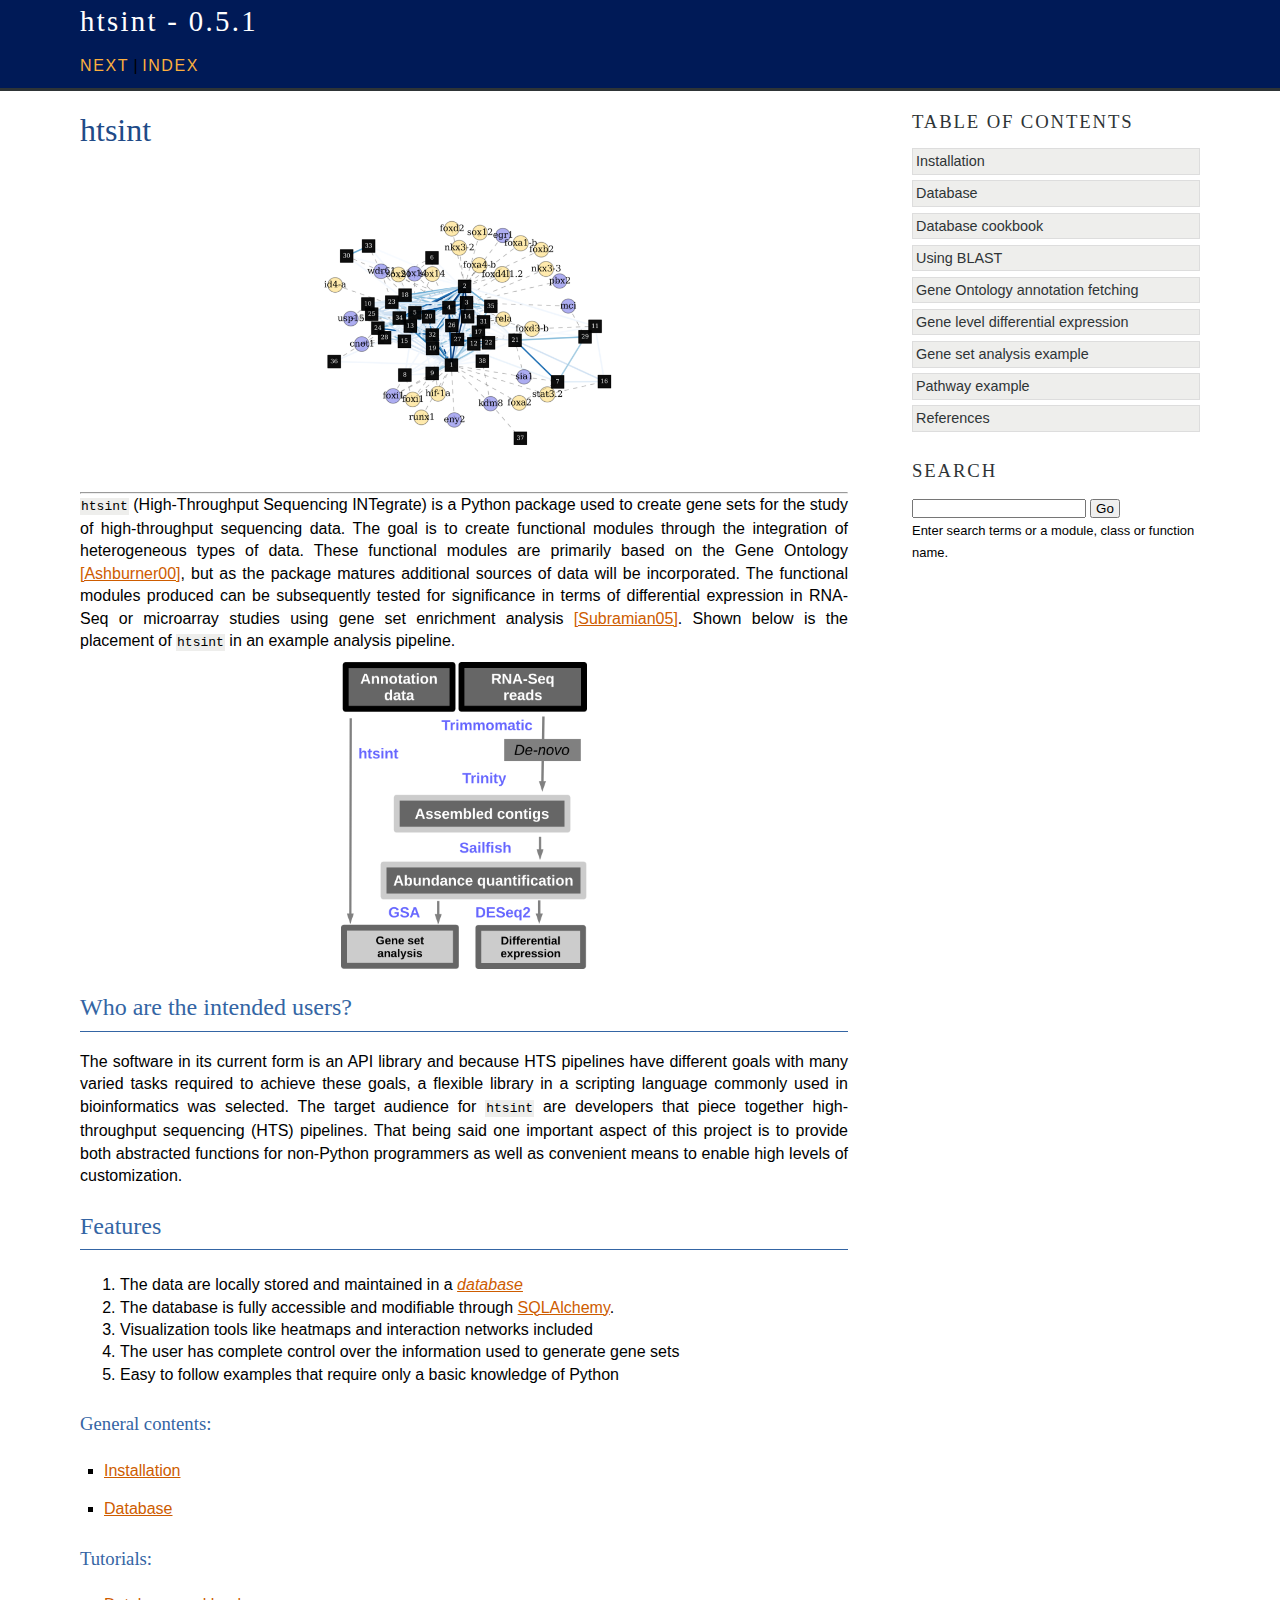
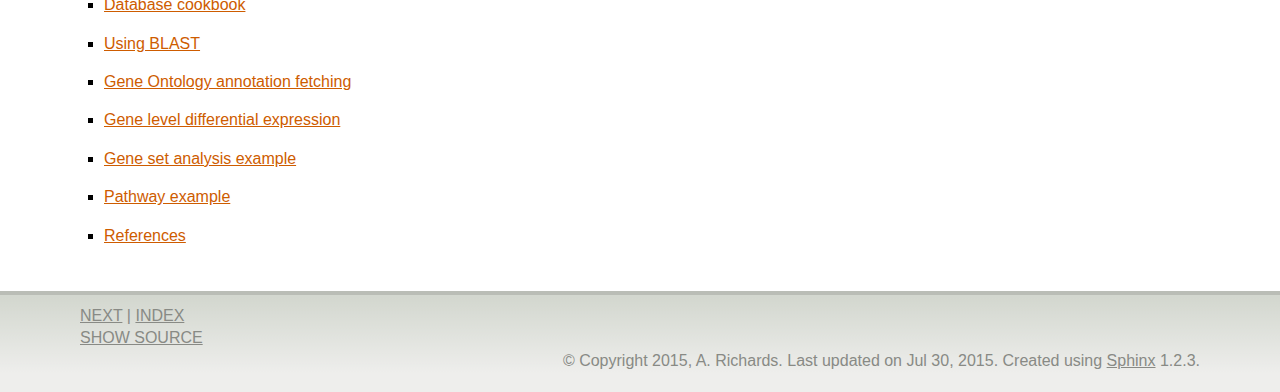
<file: index.html>
<!DOCTYPE html PUBLIC "-//W3C//DTD XHTML 1.0 Transitional//EN"
  "http://www.w3.org/TR/xhtml1/DTD/xhtml1-transitional.dtd">


<html xmlns="http://www.w3.org/1999/xhtml">
  <head>
    <meta http-equiv="Content-Type" content="text/html; charset=utf-8" />
    
    <title>htsint &mdash; htsint - 0.5.1</title>
    
    <link rel="stylesheet" href="_static/agogo.css" type="text/css" />
    <link rel="stylesheet" href="_static/pygments.css" type="text/css" />
    
    <script type="text/javascript">
      var DOCUMENTATION_OPTIONS = {
        URL_ROOT:    './',
        VERSION:     '1.0',
        COLLAPSE_INDEX: false,
        FILE_SUFFIX: '.html',
        HAS_SOURCE:  true
      };
    </script>
    <script type="text/javascript" src="_static/jquery.js"></script>
    <script type="text/javascript" src="_static/underscore.js"></script>
    <script type="text/javascript" src="_static/doctools.js"></script>
    <link rel="top" title="htsint - 0.5.1" href="#" />
    <link rel="next" title="Installation" href="install.html" /> 
  </head>
  <body>
    <div class="header-wrapper">
      <div class="header">
        <div class="headertitle"><a
          href="#">htsint - 0.5.1</a></div>
        <div class="rel">
          <a href="install.html" title="Installation"
             accesskey="N">next</a> |
          <a href="genindex.html" title="General Index"
             accesskey="I">index</a>
        </div>
       </div>
    </div>

    <div class="content-wrapper">
      <div class="content">
        <div class="document">
            
      <div class="documentwrapper">
        <div class="bodywrapper">
          <div class="body">
            
  <div class="section" id="htsint">
<h1>htsint<a class="headerlink" href="#htsint" title="Permalink to this headline">¶</a></h1>
<div class="align-center figure">
<a class="reference internal image-reference" href="_images/example-web.png"><img alt="example functional module" src="_images/example-web.png" style="width: 422.4px; height: 316.8px;" /></a>
</div>
<hr class="docutils" />
<p><tt class="docutils literal"><span class="pre">htsint</span></tt> (High-Throughput Sequencing INTegrate) is a Python package used to create gene sets for the study of high-throughput sequencing data.  The goal is to create functional modules through the integration of heterogeneous types of data.  These functional modules are primarily based on the Gene Ontology <a class="reference internal" href="references.html#ashburner00" id="id1">[Ashburner00]</a>, but as the package matures additional sources of data will be incorporated.  The functional modules produced can be subsequently tested for significance in terms of differential expression in RNA-Seq or microarray studies using gene set enrichment analysis <a class="reference internal" href="references.html#subramian05" id="id2">[Subramian05]</a>.  Shown below is the placement of <tt class="docutils literal"><span class="pre">htsint</span></tt> in an example analysis pipeline.</p>
<div class="align-center figure">
<a class="reference internal image-reference" href="_images/figure-conceptual.png"><img alt="example RNA-Seq pipeline" src="_images/figure-conceptual.png" style="width: 245.05px; height: 306.8px;" /></a>
</div>
<div class="section" id="who-are-the-intended-users">
<h2>Who are the intended users?<a class="headerlink" href="#who-are-the-intended-users" title="Permalink to this headline">¶</a></h2>
<p>The software in its current form is an API library and because HTS pipelines have different goals with many varied tasks required to achieve these goals, a flexible library in a scripting language commonly used in bioinformatics was selected.  The target audience for <tt class="docutils literal"><span class="pre">htsint</span></tt> are developers that piece together high-throughput sequencing (HTS) pipelines.  That being said one important aspect of this project is to provide both abstracted functions for non-Python programmers as well as convenient means to enable high levels of customization.</p>
</div>
<div class="section" id="features">
<h2>Features<a class="headerlink" href="#features" title="Permalink to this headline">¶</a></h2>
<blockquote>
<div><ol class="arabic simple">
<li>The data are locally stored and maintained  in a <a class="reference internal" href="database.html"><em>database</em></a></li>
<li>The database is fully accessible and modifiable through <a class="reference external" href="http://www.sqlalchemy.org">SQLAlchemy</a>.</li>
<li>Visualization tools like heatmaps and interaction networks included</li>
<li>The user has complete control over the information used to generate gene sets</li>
<li>Easy to follow examples that require only a basic knowledge of Python</li>
</ol>
</div></blockquote>
<div class="section" id="general-contents">
<h3>General contents:<a class="headerlink" href="#general-contents" title="Permalink to this headline">¶</a></h3>
<div class="toctree-wrapper compound">
<ul>
<li class="toctree-l1"><a class="reference internal" href="install.html">Installation</a></li>
<li class="toctree-l1"><a class="reference internal" href="database.html">Database</a></li>
</ul>
</div>
</div>
<div class="section" id="tutorials">
<h3>Tutorials:<a class="headerlink" href="#tutorials" title="Permalink to this headline">¶</a></h3>
<div class="toctree-wrapper compound">
<ul>
<li class="toctree-l1"><a class="reference internal" href="database-cookbook.html">Database cookbook</a></li>
<li class="toctree-l1"><a class="reference internal" href="blast.html">Using BLAST</a></li>
<li class="toctree-l1"><a class="reference internal" href="annotation-fetching.html">Gene Ontology annotation fetching</a></li>
<li class="toctree-l1"><a class="reference internal" href="deseq-example.html">Gene level differential expression</a></li>
<li class="toctree-l1"><a class="reference internal" href="gsa-example.html">Gene set analysis example</a></li>
<li class="toctree-l1"><a class="reference internal" href="pathway-example.html">Pathway example</a></li>
<li class="toctree-l1"><a class="reference internal" href="references.html">References</a></li>
</ul>
</div>
</div>
</div>
</div>


          </div>
        </div>
      </div>
        </div>
        <div class="sidebar">
          <h3>Table Of Contents</h3>
          <ul>
<li class="toctree-l1"><a class="reference internal" href="install.html">Installation</a></li>
<li class="toctree-l1"><a class="reference internal" href="database.html">Database</a></li>
</ul>
<ul>
<li class="toctree-l1"><a class="reference internal" href="database-cookbook.html">Database cookbook</a></li>
<li class="toctree-l1"><a class="reference internal" href="blast.html">Using BLAST</a></li>
<li class="toctree-l1"><a class="reference internal" href="annotation-fetching.html">Gene Ontology annotation fetching</a></li>
<li class="toctree-l1"><a class="reference internal" href="deseq-example.html">Gene level differential expression</a></li>
<li class="toctree-l1"><a class="reference internal" href="gsa-example.html">Gene set analysis example</a></li>
<li class="toctree-l1"><a class="reference internal" href="pathway-example.html">Pathway example</a></li>
<li class="toctree-l1"><a class="reference internal" href="references.html">References</a></li>
</ul>

          <h3 style="margin-top: 1.5em;">Search</h3>
          <form class="search" action="search.html" method="get">
            <input type="text" name="q" />
            <input type="submit" value="Go" />
            <input type="hidden" name="check_keywords" value="yes" />
            <input type="hidden" name="area" value="default" />
          </form>
          <p class="searchtip" style="font-size: 90%">
            Enter search terms or a module, class or function name.
          </p>
        </div>
        <div class="clearer"></div>
      </div>
    </div>

    <div class="footer-wrapper">
      <div class="footer">
        <div class="left">
          <a href="install.html" title="Installation"
             >next</a> |
          <a href="genindex.html" title="General Index"
             >index</a>
            <br/>
            <a href="_sources/index.txt"
               rel="nofollow">Show Source</a>
        </div>

        <div class="right">
          
    <div class="footer">
        &copy; Copyright 2015, A. Richards.
      Last updated on Jul 30, 2015.
      Created using <a href="http://sphinx-doc.org/">Sphinx</a> 1.2.3.
    </div>
        </div>
        <div class="clearer"></div>
      </div>
    </div>

  </body>
</html>
</file>
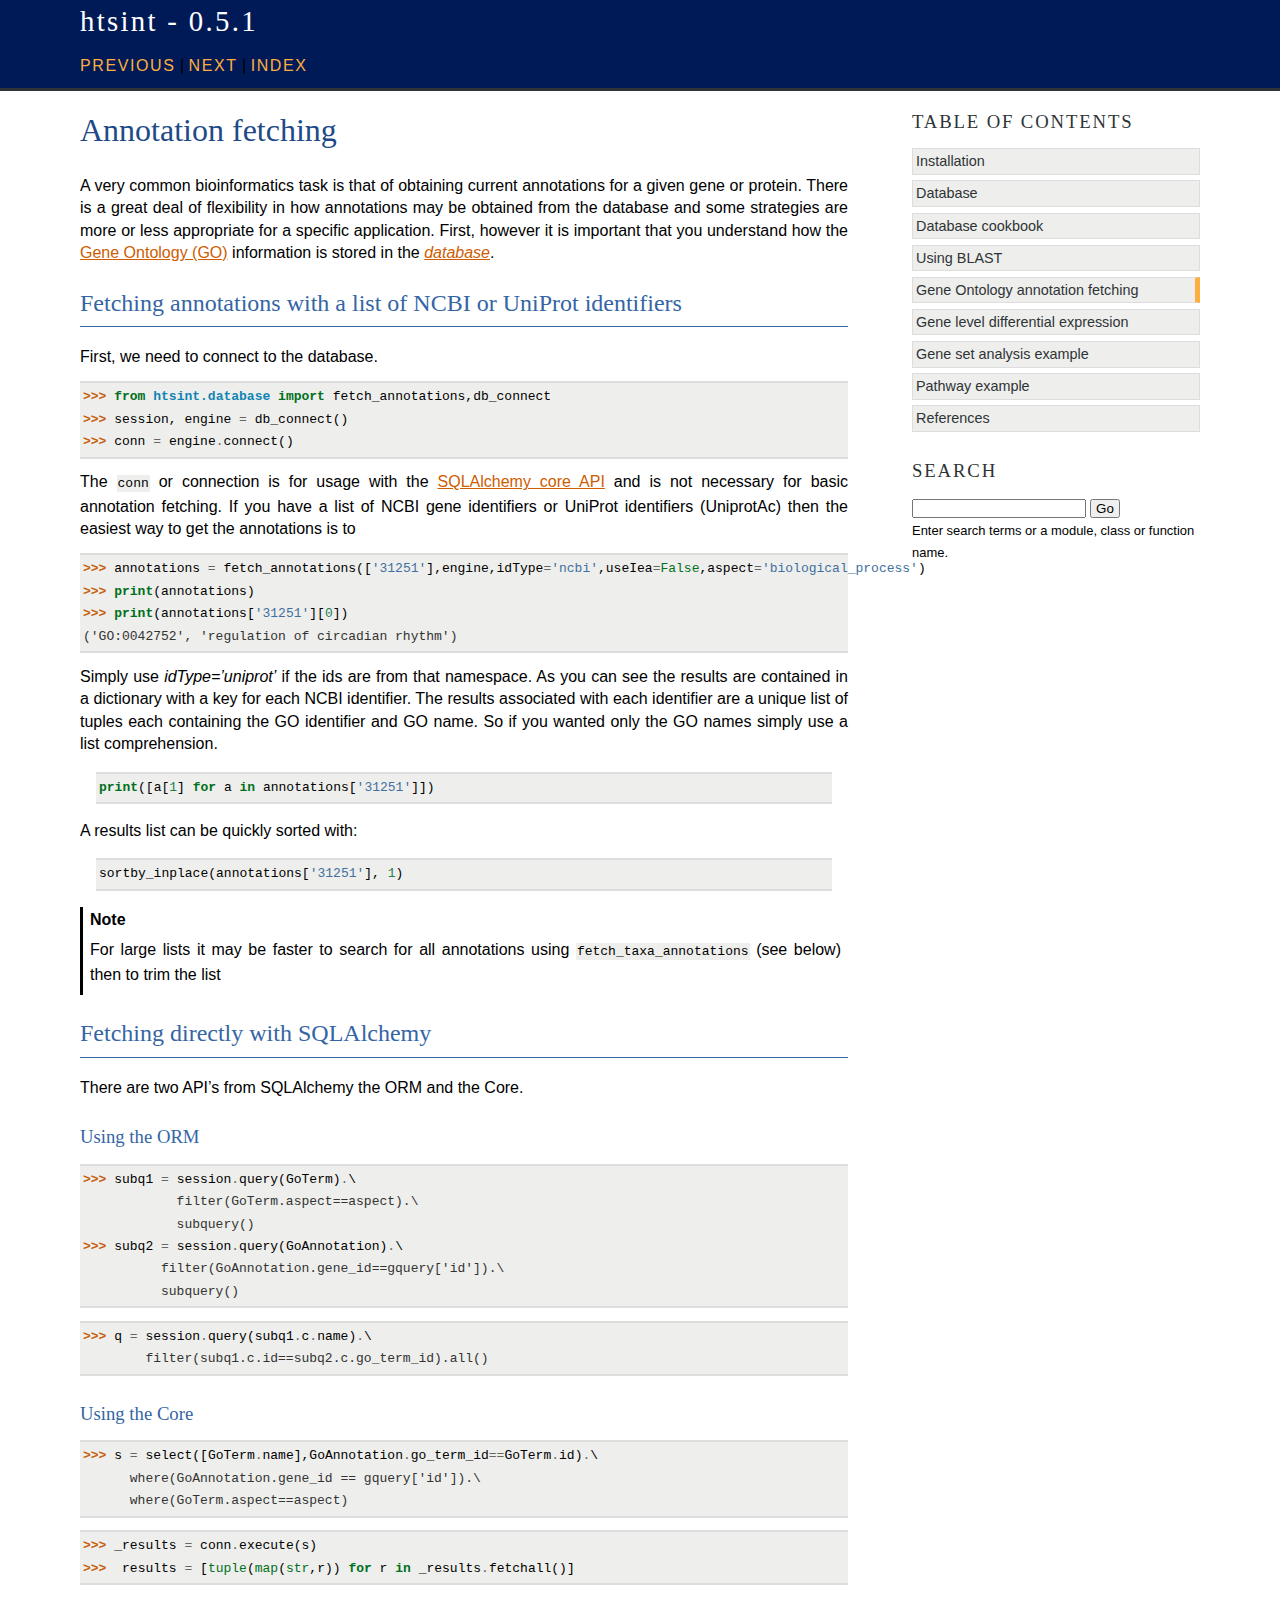
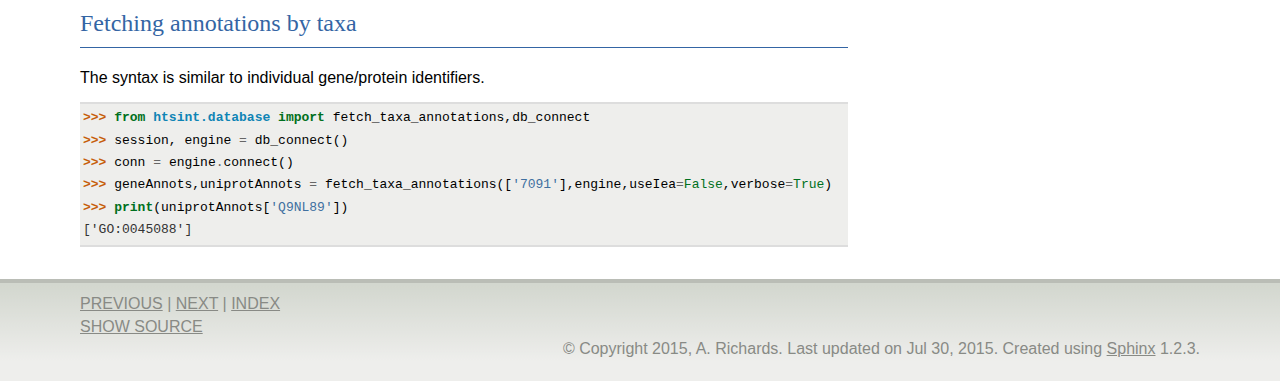
<file: annotation-fetching.html>
<!DOCTYPE html PUBLIC "-//W3C//DTD XHTML 1.0 Transitional//EN"
  "http://www.w3.org/TR/xhtml1/DTD/xhtml1-transitional.dtd">


<html xmlns="http://www.w3.org/1999/xhtml">
  <head>
    <meta http-equiv="Content-Type" content="text/html; charset=utf-8" />
    
    <title>Annotation fetching &mdash; htsint - 0.5.1</title>
    
    <link rel="stylesheet" href="_static/agogo.css" type="text/css" />
    <link rel="stylesheet" href="_static/pygments.css" type="text/css" />
    
    <script type="text/javascript">
      var DOCUMENTATION_OPTIONS = {
        URL_ROOT:    './',
        VERSION:     '1.0',
        COLLAPSE_INDEX: false,
        FILE_SUFFIX: '.html',
        HAS_SOURCE:  true
      };
    </script>
    <script type="text/javascript" src="_static/jquery.js"></script>
    <script type="text/javascript" src="_static/underscore.js"></script>
    <script type="text/javascript" src="_static/doctools.js"></script>
    <link rel="top" title="htsint - 0.5.1" href="index.html" />
    <link rel="next" title="Differential expression analysis" href="deseq-example.html" />
    <link rel="prev" title="BLAST" href="blast.html" /> 
  </head>
  <body>
    <div class="header-wrapper">
      <div class="header">
        <div class="headertitle"><a
          href="index.html">htsint - 0.5.1</a></div>
        <div class="rel">
          <a href="blast.html" title="BLAST"
             accesskey="P">previous</a> |
          <a href="deseq-example.html" title="Differential expression analysis"
             accesskey="N">next</a> |
          <a href="genindex.html" title="General Index"
             accesskey="I">index</a>
        </div>
       </div>
    </div>

    <div class="content-wrapper">
      <div class="content">
        <div class="document">
            
      <div class="documentwrapper">
        <div class="bodywrapper">
          <div class="body">
            
  <div class="section" id="annotation-fetching">
<h1>Annotation fetching<a class="headerlink" href="#annotation-fetching" title="Permalink to this headline">¶</a></h1>
<p>A very common bioinformatics task is that of obtaining current annotations for a given gene or protein.  There is a great deal of flexibility in how annotations may be obtained from the database and some strategies are more or less appropriate for a specific application.  First, however it is important that you understand how the <a class="reference external" href="http://geneontology.org">Gene Ontology (GO)</a> information is stored in the <a class="reference internal" href="database.html"><em>database</em></a>.</p>
<div class="section" id="fetching-annotations-with-a-list-of-ncbi-or-uniprot-identifiers">
<h2>Fetching annotations with a list of NCBI or UniProt identifiers<a class="headerlink" href="#fetching-annotations-with-a-list-of-ncbi-or-uniprot-identifiers" title="Permalink to this headline">¶</a></h2>
<p>First, we need to connect to the database.</p>
<div class="highlight-python"><div class="highlight"><pre><span class="gp">&gt;&gt;&gt; </span><span class="kn">from</span> <span class="nn">htsint.database</span> <span class="kn">import</span> <span class="n">fetch_annotations</span><span class="p">,</span><span class="n">db_connect</span>
<span class="gp">&gt;&gt;&gt; </span><span class="n">session</span><span class="p">,</span> <span class="n">engine</span> <span class="o">=</span> <span class="n">db_connect</span><span class="p">()</span>
<span class="gp">&gt;&gt;&gt; </span><span class="n">conn</span> <span class="o">=</span> <span class="n">engine</span><span class="o">.</span><span class="n">connect</span><span class="p">()</span>
</pre></div>
</div>
<p>The <tt class="docutils literal"><span class="pre">conn</span></tt> or connection is for usage with the <a class="reference external" href="http://docs.sqlalchemy.org/en/rel_0_9/core/">SQLAlchemy core API</a> and is not necessary for basic annotation fetching.  If you have a list of NCBI gene identifiers or UniProt identifiers (UniprotAc) then the easiest way to get the annotations is to</p>
<div class="highlight-python"><div class="highlight"><pre><span class="gp">&gt;&gt;&gt; </span><span class="n">annotations</span> <span class="o">=</span> <span class="n">fetch_annotations</span><span class="p">([</span><span class="s">&#39;31251&#39;</span><span class="p">],</span><span class="n">engine</span><span class="p">,</span><span class="n">idType</span><span class="o">=</span><span class="s">&#39;ncbi&#39;</span><span class="p">,</span><span class="n">useIea</span><span class="o">=</span><span class="bp">False</span><span class="p">,</span><span class="n">aspect</span><span class="o">=</span><span class="s">&#39;biological_process&#39;</span><span class="p">)</span>
<span class="gp">&gt;&gt;&gt; </span><span class="k">print</span><span class="p">(</span><span class="n">annotations</span><span class="p">)</span>
<span class="gp">&gt;&gt;&gt; </span><span class="k">print</span><span class="p">(</span><span class="n">annotations</span><span class="p">[</span><span class="s">&#39;31251&#39;</span><span class="p">][</span><span class="mi">0</span><span class="p">])</span>
<span class="go">(&#39;GO:0042752&#39;, &#39;regulation of circadian rhythm&#39;)</span>
</pre></div>
</div>
<p>Simply use <cite>idType=&#8217;uniprot&#8217;</cite> if the ids are from that namespace.  As you can see the results are contained in a dictionary with a key for each NCBI identifier.  The results associated with each identifier are a unique list of tuples each containing the GO identifier and GO name. So if you wanted only the GO names simply use a list comprehension.</p>
<blockquote>
<div><div class="highlight-python"><div class="highlight"><pre><span class="k">print</span><span class="p">([</span><span class="n">a</span><span class="p">[</span><span class="mi">1</span><span class="p">]</span> <span class="k">for</span> <span class="n">a</span> <span class="ow">in</span> <span class="n">annotations</span><span class="p">[</span><span class="s">&#39;31251&#39;</span><span class="p">]])</span>
</pre></div>
</div>
</div></blockquote>
<p>A results list can be quickly sorted with:</p>
<blockquote>
<div><div class="highlight-python"><div class="highlight"><pre><span class="n">sortby_inplace</span><span class="p">(</span><span class="n">annotations</span><span class="p">[</span><span class="s">&#39;31251&#39;</span><span class="p">],</span> <span class="mi">1</span><span class="p">)</span>
</pre></div>
</div>
</div></blockquote>
<div class="admonition note">
<p class="first admonition-title">Note</p>
<p class="last">For large lists it may be faster to search for all annotations using <tt class="docutils literal"><span class="pre">fetch_taxa_annotations</span></tt> (see below) then to trim the list</p>
</div>
</div>
<div class="section" id="fetching-directly-with-sqlalchemy">
<h2>Fetching directly with SQLAlchemy<a class="headerlink" href="#fetching-directly-with-sqlalchemy" title="Permalink to this headline">¶</a></h2>
<p>There are two API&#8217;s from SQLAlchemy the ORM and the Core.</p>
<div class="section" id="using-the-orm">
<h3>Using the ORM<a class="headerlink" href="#using-the-orm" title="Permalink to this headline">¶</a></h3>
<div class="highlight-python"><div class="highlight"><pre><span class="gp">&gt;&gt;&gt; </span><span class="n">subq1</span> <span class="o">=</span> <span class="n">session</span><span class="o">.</span><span class="n">query</span><span class="p">(</span><span class="n">GoTerm</span><span class="p">)</span><span class="o">.</span>\
<span class="go">            filter(GoTerm.aspect==aspect).\</span>
<span class="go">            subquery()</span>
<span class="gp">&gt;&gt;&gt; </span><span class="n">subq2</span> <span class="o">=</span> <span class="n">session</span><span class="o">.</span><span class="n">query</span><span class="p">(</span><span class="n">GoAnnotation</span><span class="p">)</span><span class="o">.</span>\
<span class="go">          filter(GoAnnotation.gene_id==gquery[&#39;id&#39;]).\</span>
<span class="go">          subquery()</span>
</pre></div>
</div>
<div class="highlight-python"><div class="highlight"><pre><span class="gp">&gt;&gt;&gt; </span><span class="n">q</span> <span class="o">=</span> <span class="n">session</span><span class="o">.</span><span class="n">query</span><span class="p">(</span><span class="n">subq1</span><span class="o">.</span><span class="n">c</span><span class="o">.</span><span class="n">name</span><span class="p">)</span><span class="o">.</span>\
<span class="go">        filter(subq1.c.id==subq2.c.go_term_id).all()</span>
</pre></div>
</div>
</div>
<div class="section" id="using-the-core">
<h3>Using the Core<a class="headerlink" href="#using-the-core" title="Permalink to this headline">¶</a></h3>
<div class="highlight-python"><div class="highlight"><pre><span class="gp">&gt;&gt;&gt; </span><span class="n">s</span> <span class="o">=</span> <span class="n">select</span><span class="p">([</span><span class="n">GoTerm</span><span class="o">.</span><span class="n">name</span><span class="p">],</span><span class="n">GoAnnotation</span><span class="o">.</span><span class="n">go_term_id</span><span class="o">==</span><span class="n">GoTerm</span><span class="o">.</span><span class="n">id</span><span class="p">)</span><span class="o">.</span>\
<span class="go">      where(GoAnnotation.gene_id == gquery[&#39;id&#39;]).\</span>
<span class="go">      where(GoTerm.aspect==aspect)</span>
</pre></div>
</div>
<div class="highlight-python"><div class="highlight"><pre><span class="gp">&gt;&gt;&gt; </span><span class="n">_results</span> <span class="o">=</span> <span class="n">conn</span><span class="o">.</span><span class="n">execute</span><span class="p">(</span><span class="n">s</span><span class="p">)</span>
<span class="gp">&gt;&gt;&gt; </span> <span class="n">results</span> <span class="o">=</span> <span class="p">[</span><span class="nb">tuple</span><span class="p">(</span><span class="nb">map</span><span class="p">(</span><span class="nb">str</span><span class="p">,</span><span class="n">r</span><span class="p">))</span> <span class="k">for</span> <span class="n">r</span> <span class="ow">in</span> <span class="n">_results</span><span class="o">.</span><span class="n">fetchall</span><span class="p">()]</span>
</pre></div>
</div>
</div>
</div>
<div class="section" id="fetching-annotations-by-taxa">
<h2>Fetching annotations by taxa<a class="headerlink" href="#fetching-annotations-by-taxa" title="Permalink to this headline">¶</a></h2>
<p>The syntax is similar to individual gene/protein identifiers.</p>
<div class="highlight-python"><div class="highlight"><pre><span class="gp">&gt;&gt;&gt; </span><span class="kn">from</span> <span class="nn">htsint.database</span> <span class="kn">import</span> <span class="n">fetch_taxa_annotations</span><span class="p">,</span><span class="n">db_connect</span>
<span class="gp">&gt;&gt;&gt; </span><span class="n">session</span><span class="p">,</span> <span class="n">engine</span> <span class="o">=</span> <span class="n">db_connect</span><span class="p">()</span>
<span class="gp">&gt;&gt;&gt; </span><span class="n">conn</span> <span class="o">=</span> <span class="n">engine</span><span class="o">.</span><span class="n">connect</span><span class="p">()</span>
<span class="gp">&gt;&gt;&gt; </span><span class="n">geneAnnots</span><span class="p">,</span><span class="n">uniprotAnnots</span> <span class="o">=</span> <span class="n">fetch_taxa_annotations</span><span class="p">([</span><span class="s">&#39;7091&#39;</span><span class="p">],</span><span class="n">engine</span><span class="p">,</span><span class="n">useIea</span><span class="o">=</span><span class="bp">False</span><span class="p">,</span><span class="n">verbose</span><span class="o">=</span><span class="bp">True</span><span class="p">)</span>
<span class="gp">&gt;&gt;&gt; </span><span class="k">print</span><span class="p">(</span><span class="n">uniprotAnnots</span><span class="p">[</span><span class="s">&#39;Q9NL89&#39;</span><span class="p">])</span>
<span class="go">[&#39;GO:0045088&#39;]</span>
</pre></div>
</div>
</div>
</div>


          </div>
        </div>
      </div>
        </div>
        <div class="sidebar">
          <h3>Table Of Contents</h3>
          <ul>
<li class="toctree-l1"><a class="reference internal" href="install.html">Installation</a></li>
<li class="toctree-l1"><a class="reference internal" href="database.html">Database</a></li>
</ul>
<ul class="current">
<li class="toctree-l1"><a class="reference internal" href="database-cookbook.html">Database cookbook</a></li>
<li class="toctree-l1"><a class="reference internal" href="blast.html">Using BLAST</a></li>
<li class="toctree-l1 current"><a class="current reference internal" href="">Gene Ontology annotation fetching</a></li>
<li class="toctree-l1"><a class="reference internal" href="deseq-example.html">Gene level differential expression</a></li>
<li class="toctree-l1"><a class="reference internal" href="gsa-example.html">Gene set analysis example</a></li>
<li class="toctree-l1"><a class="reference internal" href="pathway-example.html">Pathway example</a></li>
<li class="toctree-l1"><a class="reference internal" href="references.html">References</a></li>
</ul>

          <h3 style="margin-top: 1.5em;">Search</h3>
          <form class="search" action="search.html" method="get">
            <input type="text" name="q" />
            <input type="submit" value="Go" />
            <input type="hidden" name="check_keywords" value="yes" />
            <input type="hidden" name="area" value="default" />
          </form>
          <p class="searchtip" style="font-size: 90%">
            Enter search terms or a module, class or function name.
          </p>
        </div>
        <div class="clearer"></div>
      </div>
    </div>

    <div class="footer-wrapper">
      <div class="footer">
        <div class="left">
          <a href="blast.html" title="BLAST"
             >previous</a> |
          <a href="deseq-example.html" title="Differential expression analysis"
             >next</a> |
          <a href="genindex.html" title="General Index"
             >index</a>
            <br/>
            <a href="_sources/annotation-fetching.txt"
               rel="nofollow">Show Source</a>
        </div>

        <div class="right">
          
    <div class="footer">
        &copy; Copyright 2015, A. Richards.
      Last updated on Jul 30, 2015.
      Created using <a href="http://sphinx-doc.org/">Sphinx</a> 1.2.3.
    </div>
        </div>
        <div class="clearer"></div>
      </div>
    </div>

  </body>
</html>
</file>
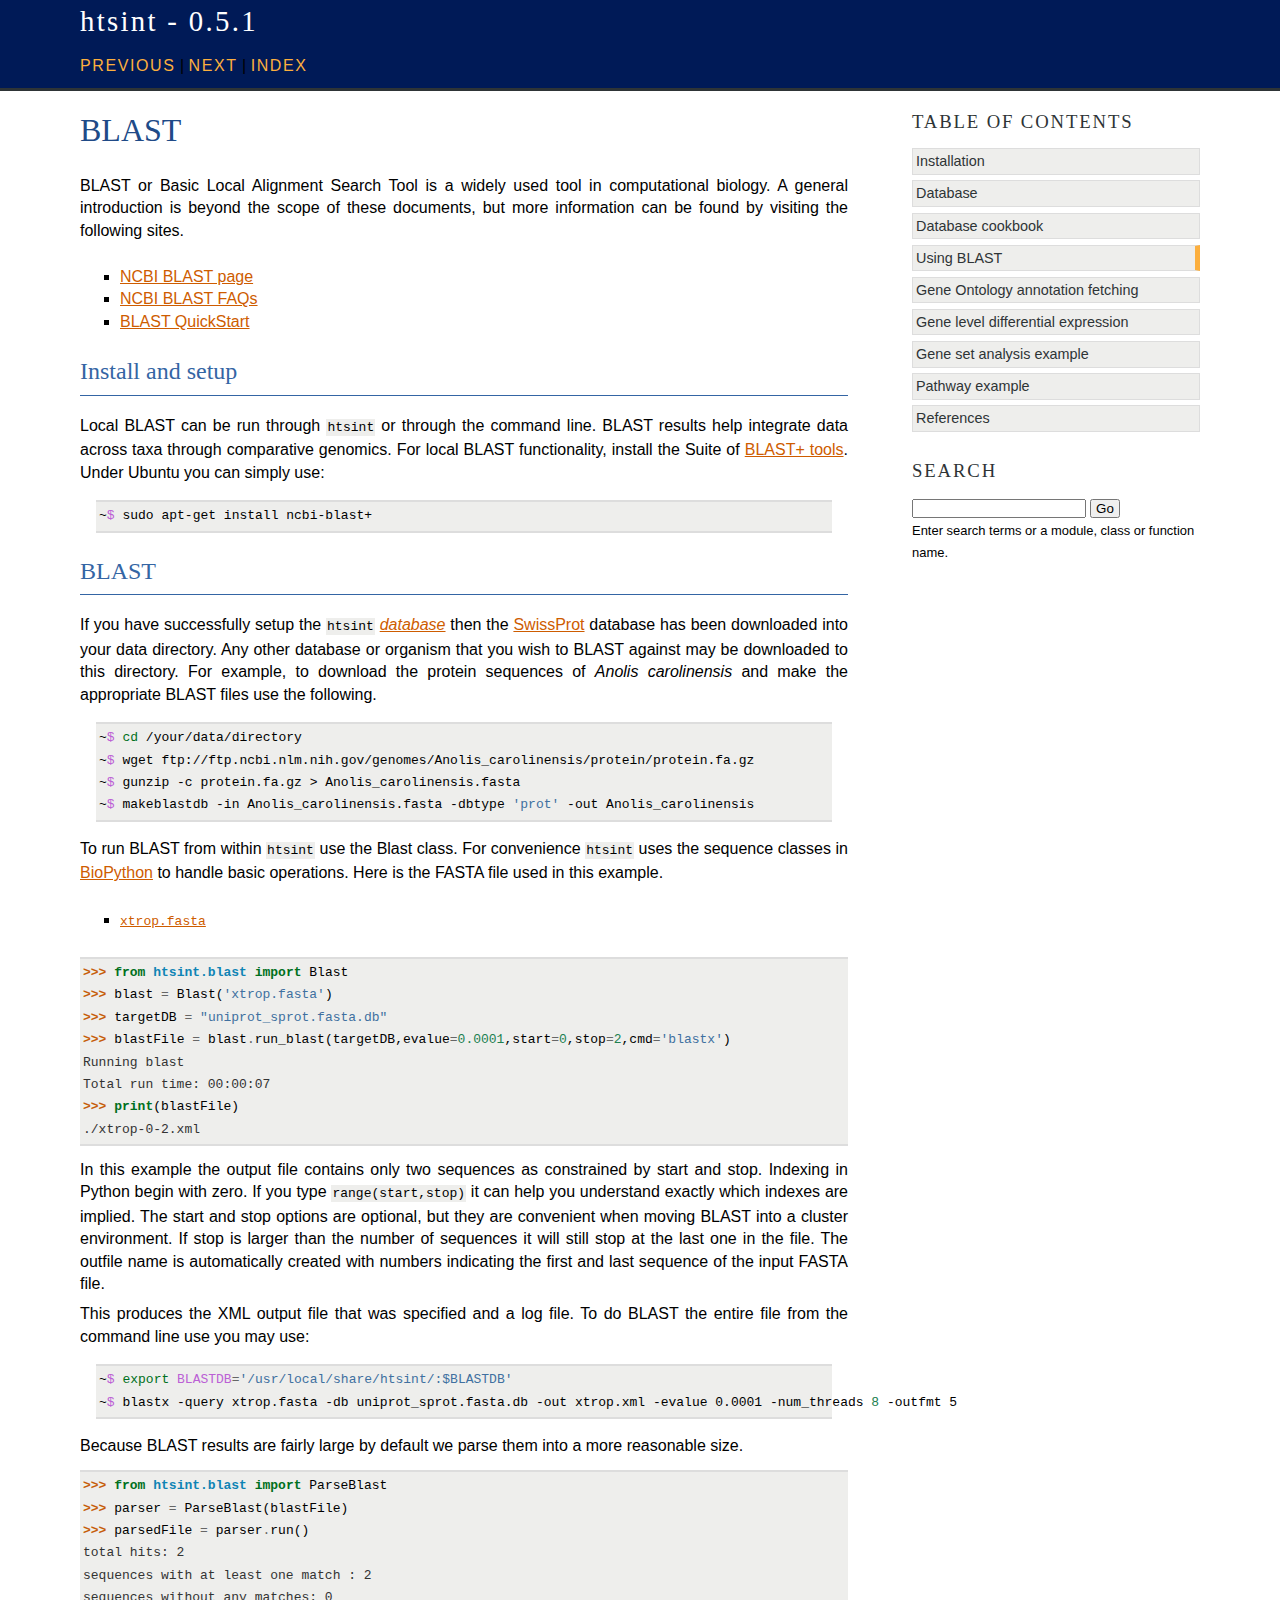
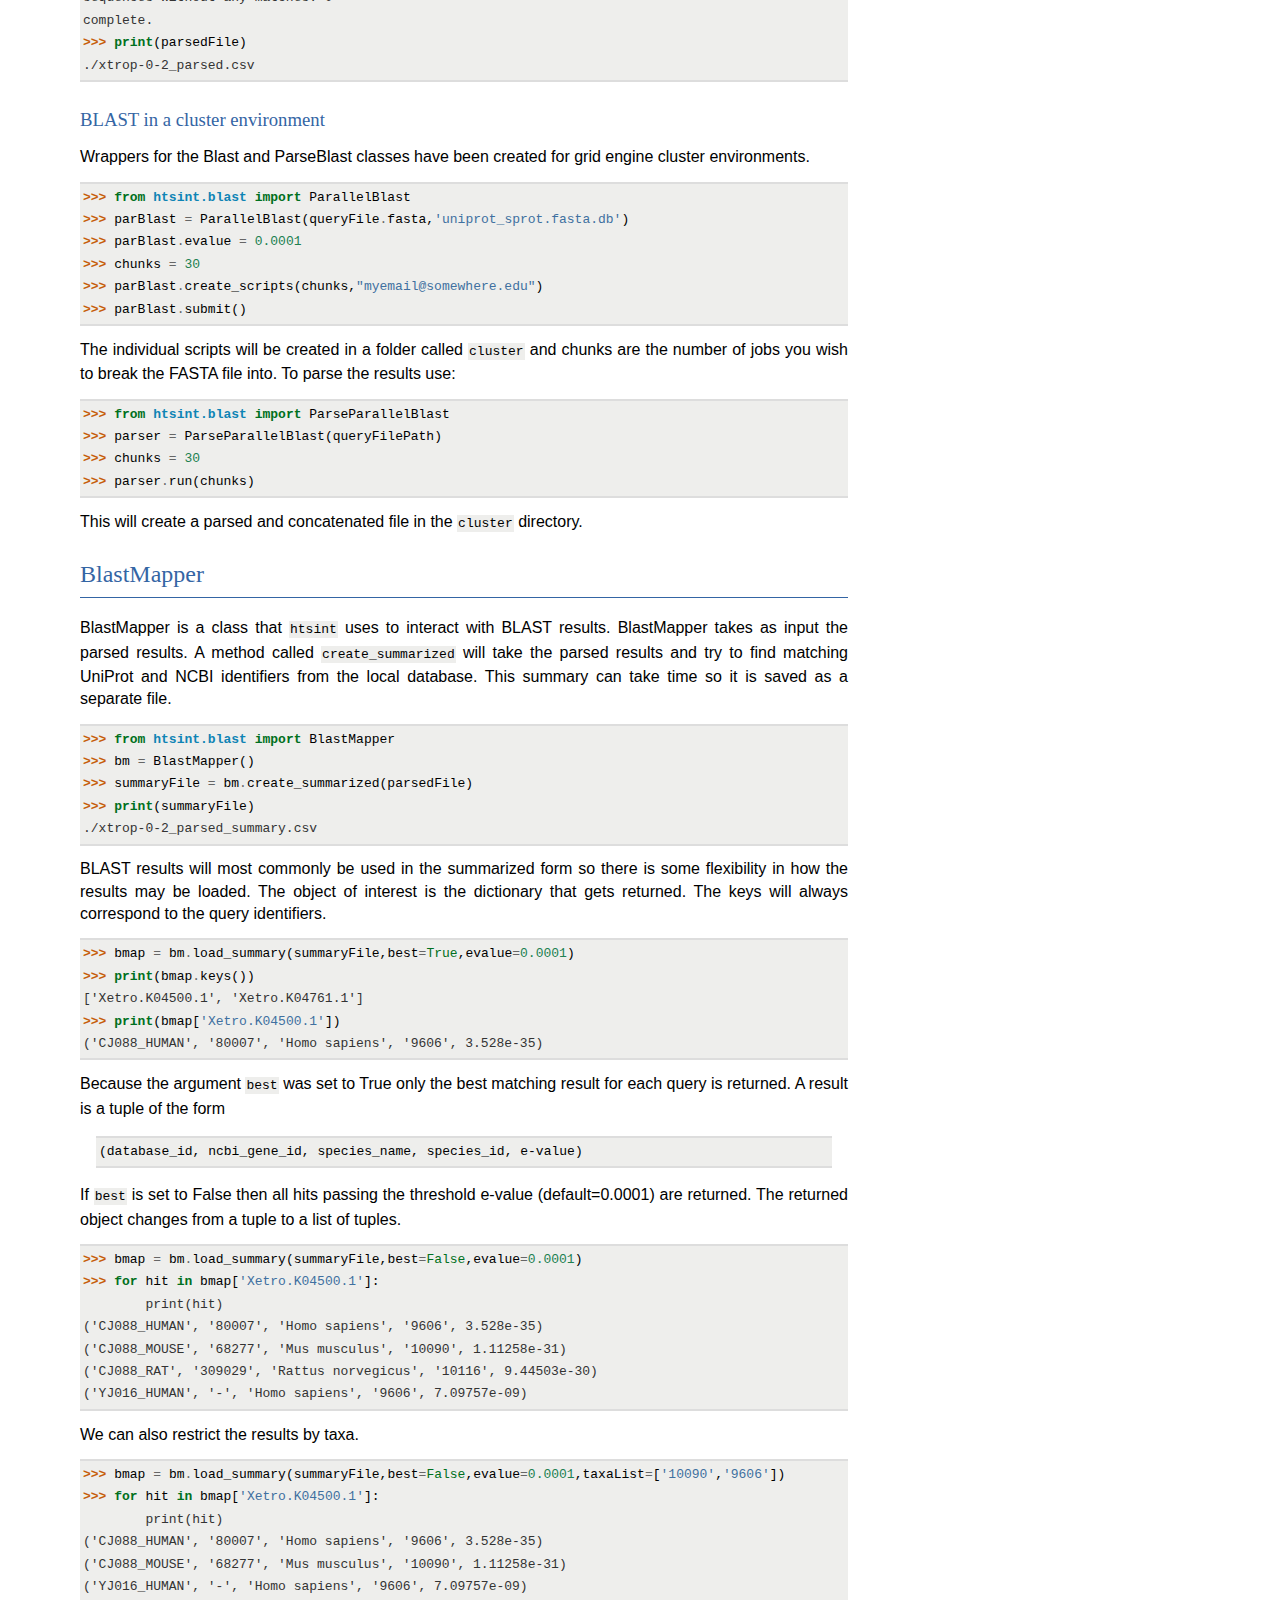
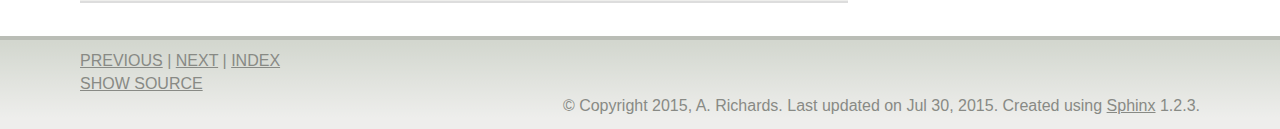
<file: blast.html>
<!DOCTYPE html PUBLIC "-//W3C//DTD XHTML 1.0 Transitional//EN"
  "http://www.w3.org/TR/xhtml1/DTD/xhtml1-transitional.dtd">


<html xmlns="http://www.w3.org/1999/xhtml">
  <head>
    <meta http-equiv="Content-Type" content="text/html; charset=utf-8" />
    
    <title>BLAST &mdash; htsint - 0.5.1</title>
    
    <link rel="stylesheet" href="_static/agogo.css" type="text/css" />
    <link rel="stylesheet" href="_static/pygments.css" type="text/css" />
    
    <script type="text/javascript">
      var DOCUMENTATION_OPTIONS = {
        URL_ROOT:    './',
        VERSION:     '1.0',
        COLLAPSE_INDEX: false,
        FILE_SUFFIX: '.html',
        HAS_SOURCE:  true
      };
    </script>
    <script type="text/javascript" src="_static/jquery.js"></script>
    <script type="text/javascript" src="_static/underscore.js"></script>
    <script type="text/javascript" src="_static/doctools.js"></script>
    <link rel="top" title="htsint - 0.5.1" href="index.html" />
    <link rel="next" title="Annotation fetching" href="annotation-fetching.html" />
    <link rel="prev" title="Common database tasks" href="database-cookbook.html" /> 
  </head>
  <body>
    <div class="header-wrapper">
      <div class="header">
        <div class="headertitle"><a
          href="index.html">htsint - 0.5.1</a></div>
        <div class="rel">
          <a href="database-cookbook.html" title="Common database tasks"
             accesskey="P">previous</a> |
          <a href="annotation-fetching.html" title="Annotation fetching"
             accesskey="N">next</a> |
          <a href="genindex.html" title="General Index"
             accesskey="I">index</a>
        </div>
       </div>
    </div>

    <div class="content-wrapper">
      <div class="content">
        <div class="document">
            
      <div class="documentwrapper">
        <div class="bodywrapper">
          <div class="body">
            
  <div class="section" id="blast">
<h1>BLAST<a class="headerlink" href="#blast" title="Permalink to this headline">¶</a></h1>
<p>BLAST or Basic Local Alignment Search Tool is a widely used tool in computational biology.  A general introduction is beyond the scope of these documents, but more information can be found by visiting the following sites.</p>
<blockquote>
<div><ul class="simple">
<li><a class="reference external" href="http://blast.ncbi.nlm.nih.gov/Blast.cgi">NCBI BLAST page</a></li>
<li><a class="reference external" href="http://blast.ncbi.nlm.nih.gov/Blast.cgi?CMD=Web&amp;PAGE_TYPE=BlastDocs&amp;DOC_TYPE=FAQ">NCBI BLAST FAQs</a></li>
<li><a class="reference external" href="http://www.ncbi.nlm.nih.gov/books/NBK1734/">BLAST QuickStart</a></li>
</ul>
</div></blockquote>
<div class="section" id="install-and-setup">
<h2>Install and setup<a class="headerlink" href="#install-and-setup" title="Permalink to this headline">¶</a></h2>
<p>Local BLAST can be run through <tt class="docutils literal"><span class="pre">htsint</span></tt> or through the command line. BLAST results help integrate data across taxa through comparative genomics.  For local BLAST functionality, install the Suite of <a class="reference external" href="http://blast.ncbi.nlm.nih.gov/Blast.cgi?CMD=Web&amp;PAGE_TYPE=BlastDocs&amp;DOC_TYPE=Download">BLAST+ tools</a>.  Under Ubuntu you can simply use:</p>
<blockquote>
<div><div class="highlight-bash"><div class="highlight"><pre>~<span class="nv">$ </span>sudo apt-get install ncbi-blast+
</pre></div>
</div>
</div></blockquote>
</div>
<div class="section" id="id1">
<h2>BLAST<a class="headerlink" href="#id1" title="Permalink to this headline">¶</a></h2>
<p>If you have successfully setup the <tt class="docutils literal"><span class="pre">htsint</span></tt> <a class="reference internal" href="database.html"><em>database</em></a> then the <a class="reference external" href="http://web.expasy.org/docs/swiss-prot_guideline.html">SwissProt</a> database has been downloaded into your data directory.  Any other database or organism that you wish to BLAST against may be downloaded to this directory.  For example, to download the protein sequences of <em>Anolis carolinensis</em> and make the appropriate BLAST files use the following.</p>
<blockquote>
<div><div class="highlight-bash"><div class="highlight"><pre>~<span class="nv">$ </span><span class="nb">cd</span> /your/data/directory
~<span class="nv">$ </span>wget ftp://ftp.ncbi.nlm.nih.gov/genomes/Anolis_carolinensis/protein/protein.fa.gz
~<span class="nv">$ </span>gunzip -c protein.fa.gz &gt; Anolis_carolinensis.fasta
~<span class="nv">$ </span>makeblastdb -in Anolis_carolinensis.fasta -dbtype <span class="s1">&#39;prot&#39;</span> -out Anolis_carolinensis
</pre></div>
</div>
</div></blockquote>
<p>To run BLAST from within <tt class="docutils literal"><span class="pre">htsint</span></tt> use the Blast class.  For convenience <tt class="docutils literal"><span class="pre">htsint</span></tt> uses the sequence classes in <a class="reference external" href="http://biopython.org/wiki/Main_Page">BioPython</a> to handle basic operations.  Here is the FASTA file used in this example.</p>
<blockquote>
<div><ul class="simple">
<li><a class="reference download internal" href="_downloads/xtrop.fasta"><tt class="xref download docutils literal"><span class="pre">xtrop.fasta</span></tt></a></li>
</ul>
</div></blockquote>
<div class="highlight-python"><div class="highlight"><pre><span class="gp">&gt;&gt;&gt; </span><span class="kn">from</span> <span class="nn">htsint.blast</span> <span class="kn">import</span> <span class="n">Blast</span>
<span class="gp">&gt;&gt;&gt; </span><span class="n">blast</span> <span class="o">=</span> <span class="n">Blast</span><span class="p">(</span><span class="s">&#39;xtrop.fasta&#39;</span><span class="p">)</span>
<span class="gp">&gt;&gt;&gt; </span><span class="n">targetDB</span> <span class="o">=</span> <span class="s">&quot;uniprot_sprot.fasta.db&quot;</span>
<span class="gp">&gt;&gt;&gt; </span><span class="n">blastFile</span> <span class="o">=</span> <span class="n">blast</span><span class="o">.</span><span class="n">run_blast</span><span class="p">(</span><span class="n">targetDB</span><span class="p">,</span><span class="n">evalue</span><span class="o">=</span><span class="mf">0.0001</span><span class="p">,</span><span class="n">start</span><span class="o">=</span><span class="mi">0</span><span class="p">,</span><span class="n">stop</span><span class="o">=</span><span class="mi">2</span><span class="p">,</span><span class="n">cmd</span><span class="o">=</span><span class="s">&#39;blastx&#39;</span><span class="p">)</span>
<span class="go">Running blast</span>
<span class="go">Total run time: 00:00:07</span>
<span class="gp">&gt;&gt;&gt; </span><span class="k">print</span><span class="p">(</span><span class="n">blastFile</span><span class="p">)</span>
<span class="go">./xtrop-0-2.xml</span>
</pre></div>
</div>
<p>In this example the output file contains only two sequences as constrained by start and stop. Indexing in Python begin with zero.  If you type <tt class="docutils literal"><span class="pre">range(start,stop)</span></tt> it can help you understand exactly which indexes are implied.  The start and stop options are optional, but they are convenient when moving BLAST into a cluster environment.  If stop is larger than the number of sequences it will still stop at the last one in the file.  The outfile name is automatically created with numbers indicating the first and last sequence of the input FASTA file.</p>
<p>This produces the XML output file that was specified and a log file.  To do BLAST the entire file from the command line use you may use:</p>
<blockquote>
<div><div class="highlight-bash"><div class="highlight"><pre>~<span class="nv">$ </span><span class="nb">export </span><span class="nv">BLASTDB</span><span class="o">=</span><span class="s1">&#39;/usr/local/share/htsint/:$BLASTDB&#39;</span>
~<span class="nv">$ </span>blastx -query xtrop.fasta -db uniprot_sprot.fasta.db -out xtrop.xml -evalue 0.0001 -num_threads <span class="m">8</span> -outfmt 5
</pre></div>
</div>
</div></blockquote>
<p>Because BLAST results are fairly large by default we parse them into a more reasonable size.</p>
<div class="highlight-python"><div class="highlight"><pre><span class="gp">&gt;&gt;&gt; </span><span class="kn">from</span> <span class="nn">htsint.blast</span> <span class="kn">import</span> <span class="n">ParseBlast</span>
<span class="gp">&gt;&gt;&gt; </span><span class="n">parser</span> <span class="o">=</span> <span class="n">ParseBlast</span><span class="p">(</span><span class="n">blastFile</span><span class="p">)</span>
<span class="gp">&gt;&gt;&gt; </span><span class="n">parsedFile</span> <span class="o">=</span> <span class="n">parser</span><span class="o">.</span><span class="n">run</span><span class="p">()</span>
<span class="go">total hits: 2</span>
<span class="go">sequences with at least one match : 2</span>
<span class="go">sequences without any matches: 0</span>
<span class="go">complete.</span>
<span class="gp">&gt;&gt;&gt; </span><span class="k">print</span><span class="p">(</span><span class="n">parsedFile</span><span class="p">)</span>
<span class="go">./xtrop-0-2_parsed.csv</span>
</pre></div>
</div>
<div class="section" id="blast-in-a-cluster-environment">
<h3>BLAST in a cluster environment<a class="headerlink" href="#blast-in-a-cluster-environment" title="Permalink to this headline">¶</a></h3>
<p>Wrappers for the Blast and ParseBlast classes have been created for grid engine cluster environments.</p>
<div class="highlight-python"><div class="highlight"><pre><span class="gp">&gt;&gt;&gt; </span><span class="kn">from</span> <span class="nn">htsint.blast</span> <span class="kn">import</span> <span class="n">ParallelBlast</span>
<span class="gp">&gt;&gt;&gt; </span><span class="n">parBlast</span> <span class="o">=</span> <span class="n">ParallelBlast</span><span class="p">(</span><span class="n">queryFile</span><span class="o">.</span><span class="n">fasta</span><span class="p">,</span><span class="s">&#39;uniprot_sprot.fasta.db&#39;</span><span class="p">)</span>
<span class="gp">&gt;&gt;&gt; </span><span class="n">parBlast</span><span class="o">.</span><span class="n">evalue</span> <span class="o">=</span> <span class="mf">0.0001</span>
<span class="gp">&gt;&gt;&gt; </span><span class="n">chunks</span> <span class="o">=</span> <span class="mi">30</span>
<span class="gp">&gt;&gt;&gt; </span><span class="n">parBlast</span><span class="o">.</span><span class="n">create_scripts</span><span class="p">(</span><span class="n">chunks</span><span class="p">,</span><span class="s">&quot;myemail@somewhere.edu&quot;</span><span class="p">)</span>
<span class="gp">&gt;&gt;&gt; </span><span class="n">parBlast</span><span class="o">.</span><span class="n">submit</span><span class="p">()</span>
</pre></div>
</div>
<p>The individual scripts will be created in a folder called <tt class="docutils literal"><span class="pre">cluster</span></tt> and chunks are the number of jobs you wish to break the FASTA file into.  To parse the results use:</p>
<div class="highlight-python"><div class="highlight"><pre><span class="gp">&gt;&gt;&gt; </span><span class="kn">from</span> <span class="nn">htsint.blast</span> <span class="kn">import</span> <span class="n">ParseParallelBlast</span>
<span class="gp">&gt;&gt;&gt; </span><span class="n">parser</span> <span class="o">=</span> <span class="n">ParseParallelBlast</span><span class="p">(</span><span class="n">queryFilePath</span><span class="p">)</span>
<span class="gp">&gt;&gt;&gt; </span><span class="n">chunks</span> <span class="o">=</span> <span class="mi">30</span>
<span class="gp">&gt;&gt;&gt; </span><span class="n">parser</span><span class="o">.</span><span class="n">run</span><span class="p">(</span><span class="n">chunks</span><span class="p">)</span>
</pre></div>
</div>
<p>This will create a parsed and concatenated file in the <tt class="docutils literal"><span class="pre">cluster</span></tt> directory.</p>
</div>
</div>
<div class="section" id="blastmapper">
<h2>BlastMapper<a class="headerlink" href="#blastmapper" title="Permalink to this headline">¶</a></h2>
<p>BlastMapper is a class that <tt class="docutils literal"><span class="pre">htsint</span></tt> uses to interact with BLAST results.  BlastMapper takes as input the parsed results.  A method called <tt class="docutils literal"><span class="pre">create_summarized</span></tt> will take the parsed results and try to find matching UniProt and NCBI identifiers from the local database.  This summary can take time so it is saved as a separate file.</p>
<div class="highlight-python"><div class="highlight"><pre><span class="gp">&gt;&gt;&gt; </span><span class="kn">from</span> <span class="nn">htsint.blast</span> <span class="kn">import</span> <span class="n">BlastMapper</span>
<span class="gp">&gt;&gt;&gt; </span><span class="n">bm</span> <span class="o">=</span> <span class="n">BlastMapper</span><span class="p">()</span>
<span class="gp">&gt;&gt;&gt; </span><span class="n">summaryFile</span> <span class="o">=</span> <span class="n">bm</span><span class="o">.</span><span class="n">create_summarized</span><span class="p">(</span><span class="n">parsedFile</span><span class="p">)</span>
<span class="gp">&gt;&gt;&gt; </span><span class="k">print</span><span class="p">(</span><span class="n">summaryFile</span><span class="p">)</span>
<span class="go">./xtrop-0-2_parsed_summary.csv</span>
</pre></div>
</div>
<p>BLAST results will most commonly be used in the summarized form so there is some flexibility in how the results may be loaded.  The object of interest is the dictionary that gets returned.  The keys will always correspond to the query identifiers.</p>
<div class="highlight-python"><div class="highlight"><pre><span class="gp">&gt;&gt;&gt; </span><span class="n">bmap</span> <span class="o">=</span> <span class="n">bm</span><span class="o">.</span><span class="n">load_summary</span><span class="p">(</span><span class="n">summaryFile</span><span class="p">,</span><span class="n">best</span><span class="o">=</span><span class="bp">True</span><span class="p">,</span><span class="n">evalue</span><span class="o">=</span><span class="mf">0.0001</span><span class="p">)</span>
<span class="gp">&gt;&gt;&gt; </span><span class="k">print</span><span class="p">(</span><span class="n">bmap</span><span class="o">.</span><span class="n">keys</span><span class="p">())</span>
<span class="go">[&#39;Xetro.K04500.1&#39;, &#39;Xetro.K04761.1&#39;]</span>
<span class="gp">&gt;&gt;&gt; </span><span class="k">print</span><span class="p">(</span><span class="n">bmap</span><span class="p">[</span><span class="s">&#39;Xetro.K04500.1&#39;</span><span class="p">])</span>
<span class="go">(&#39;CJ088_HUMAN&#39;, &#39;80007&#39;, &#39;Homo sapiens&#39;, &#39;9606&#39;, 3.528e-35)</span>
</pre></div>
</div>
<p>Because the argument <tt class="docutils literal"><span class="pre">best</span></tt> was set to True only the best matching result for each query is returned.  A result is a tuple of the form</p>
<blockquote>
<div><div class="highlight-none"><div class="highlight"><pre>(database_id, ncbi_gene_id, species_name, species_id, e-value)
</pre></div>
</div>
</div></blockquote>
<p>If <tt class="docutils literal"><span class="pre">best</span></tt> is set to False then all hits passing the threshold e-value (default=0.0001) are returned.  The returned object changes from a tuple to a list of tuples.</p>
<div class="highlight-python"><div class="highlight"><pre><span class="gp">&gt;&gt;&gt; </span><span class="n">bmap</span> <span class="o">=</span> <span class="n">bm</span><span class="o">.</span><span class="n">load_summary</span><span class="p">(</span><span class="n">summaryFile</span><span class="p">,</span><span class="n">best</span><span class="o">=</span><span class="bp">False</span><span class="p">,</span><span class="n">evalue</span><span class="o">=</span><span class="mf">0.0001</span><span class="p">)</span>
<span class="gp">&gt;&gt;&gt; </span><span class="k">for</span> <span class="n">hit</span> <span class="ow">in</span> <span class="n">bmap</span><span class="p">[</span><span class="s">&#39;Xetro.K04500.1&#39;</span><span class="p">]:</span>
<span class="go">        print(hit)</span>
<span class="go">(&#39;CJ088_HUMAN&#39;, &#39;80007&#39;, &#39;Homo sapiens&#39;, &#39;9606&#39;, 3.528e-35)</span>
<span class="go">(&#39;CJ088_MOUSE&#39;, &#39;68277&#39;, &#39;Mus musculus&#39;, &#39;10090&#39;, 1.11258e-31)</span>
<span class="go">(&#39;CJ088_RAT&#39;, &#39;309029&#39;, &#39;Rattus norvegicus&#39;, &#39;10116&#39;, 9.44503e-30)</span>
<span class="go">(&#39;YJ016_HUMAN&#39;, &#39;-&#39;, &#39;Homo sapiens&#39;, &#39;9606&#39;, 7.09757e-09)</span>
</pre></div>
</div>
<p>We can also restrict the results by taxa.</p>
<div class="highlight-python"><div class="highlight"><pre><span class="gp">&gt;&gt;&gt; </span><span class="n">bmap</span> <span class="o">=</span> <span class="n">bm</span><span class="o">.</span><span class="n">load_summary</span><span class="p">(</span><span class="n">summaryFile</span><span class="p">,</span><span class="n">best</span><span class="o">=</span><span class="bp">False</span><span class="p">,</span><span class="n">evalue</span><span class="o">=</span><span class="mf">0.0001</span><span class="p">,</span><span class="n">taxaList</span><span class="o">=</span><span class="p">[</span><span class="s">&#39;10090&#39;</span><span class="p">,</span><span class="s">&#39;9606&#39;</span><span class="p">])</span>
<span class="gp">&gt;&gt;&gt; </span><span class="k">for</span> <span class="n">hit</span> <span class="ow">in</span> <span class="n">bmap</span><span class="p">[</span><span class="s">&#39;Xetro.K04500.1&#39;</span><span class="p">]:</span>
<span class="go">        print(hit)</span>
<span class="go">(&#39;CJ088_HUMAN&#39;, &#39;80007&#39;, &#39;Homo sapiens&#39;, &#39;9606&#39;, 3.528e-35)</span>
<span class="go">(&#39;CJ088_MOUSE&#39;, &#39;68277&#39;, &#39;Mus musculus&#39;, &#39;10090&#39;, 1.11258e-31)</span>
<span class="go">(&#39;YJ016_HUMAN&#39;, &#39;-&#39;, &#39;Homo sapiens&#39;, &#39;9606&#39;, 7.09757e-09)</span>
</pre></div>
</div>
</div>
</div>


          </div>
        </div>
      </div>
        </div>
        <div class="sidebar">
          <h3>Table Of Contents</h3>
          <ul>
<li class="toctree-l1"><a class="reference internal" href="install.html">Installation</a></li>
<li class="toctree-l1"><a class="reference internal" href="database.html">Database</a></li>
</ul>
<ul class="current">
<li class="toctree-l1"><a class="reference internal" href="database-cookbook.html">Database cookbook</a></li>
<li class="toctree-l1 current"><a class="current reference internal" href="">Using BLAST</a></li>
<li class="toctree-l1"><a class="reference internal" href="annotation-fetching.html">Gene Ontology annotation fetching</a></li>
<li class="toctree-l1"><a class="reference internal" href="deseq-example.html">Gene level differential expression</a></li>
<li class="toctree-l1"><a class="reference internal" href="gsa-example.html">Gene set analysis example</a></li>
<li class="toctree-l1"><a class="reference internal" href="pathway-example.html">Pathway example</a></li>
<li class="toctree-l1"><a class="reference internal" href="references.html">References</a></li>
</ul>

          <h3 style="margin-top: 1.5em;">Search</h3>
          <form class="search" action="search.html" method="get">
            <input type="text" name="q" />
            <input type="submit" value="Go" />
            <input type="hidden" name="check_keywords" value="yes" />
            <input type="hidden" name="area" value="default" />
          </form>
          <p class="searchtip" style="font-size: 90%">
            Enter search terms or a module, class or function name.
          </p>
        </div>
        <div class="clearer"></div>
      </div>
    </div>

    <div class="footer-wrapper">
      <div class="footer">
        <div class="left">
          <a href="database-cookbook.html" title="Common database tasks"
             >previous</a> |
          <a href="annotation-fetching.html" title="Annotation fetching"
             >next</a> |
          <a href="genindex.html" title="General Index"
             >index</a>
            <br/>
            <a href="_sources/blast.txt"
               rel="nofollow">Show Source</a>
        </div>

        <div class="right">
          
    <div class="footer">
        &copy; Copyright 2015, A. Richards.
      Last updated on Jul 30, 2015.
      Created using <a href="http://sphinx-doc.org/">Sphinx</a> 1.2.3.
    </div>
        </div>
        <div class="clearer"></div>
      </div>
    </div>

  </body>
</html>
</file>
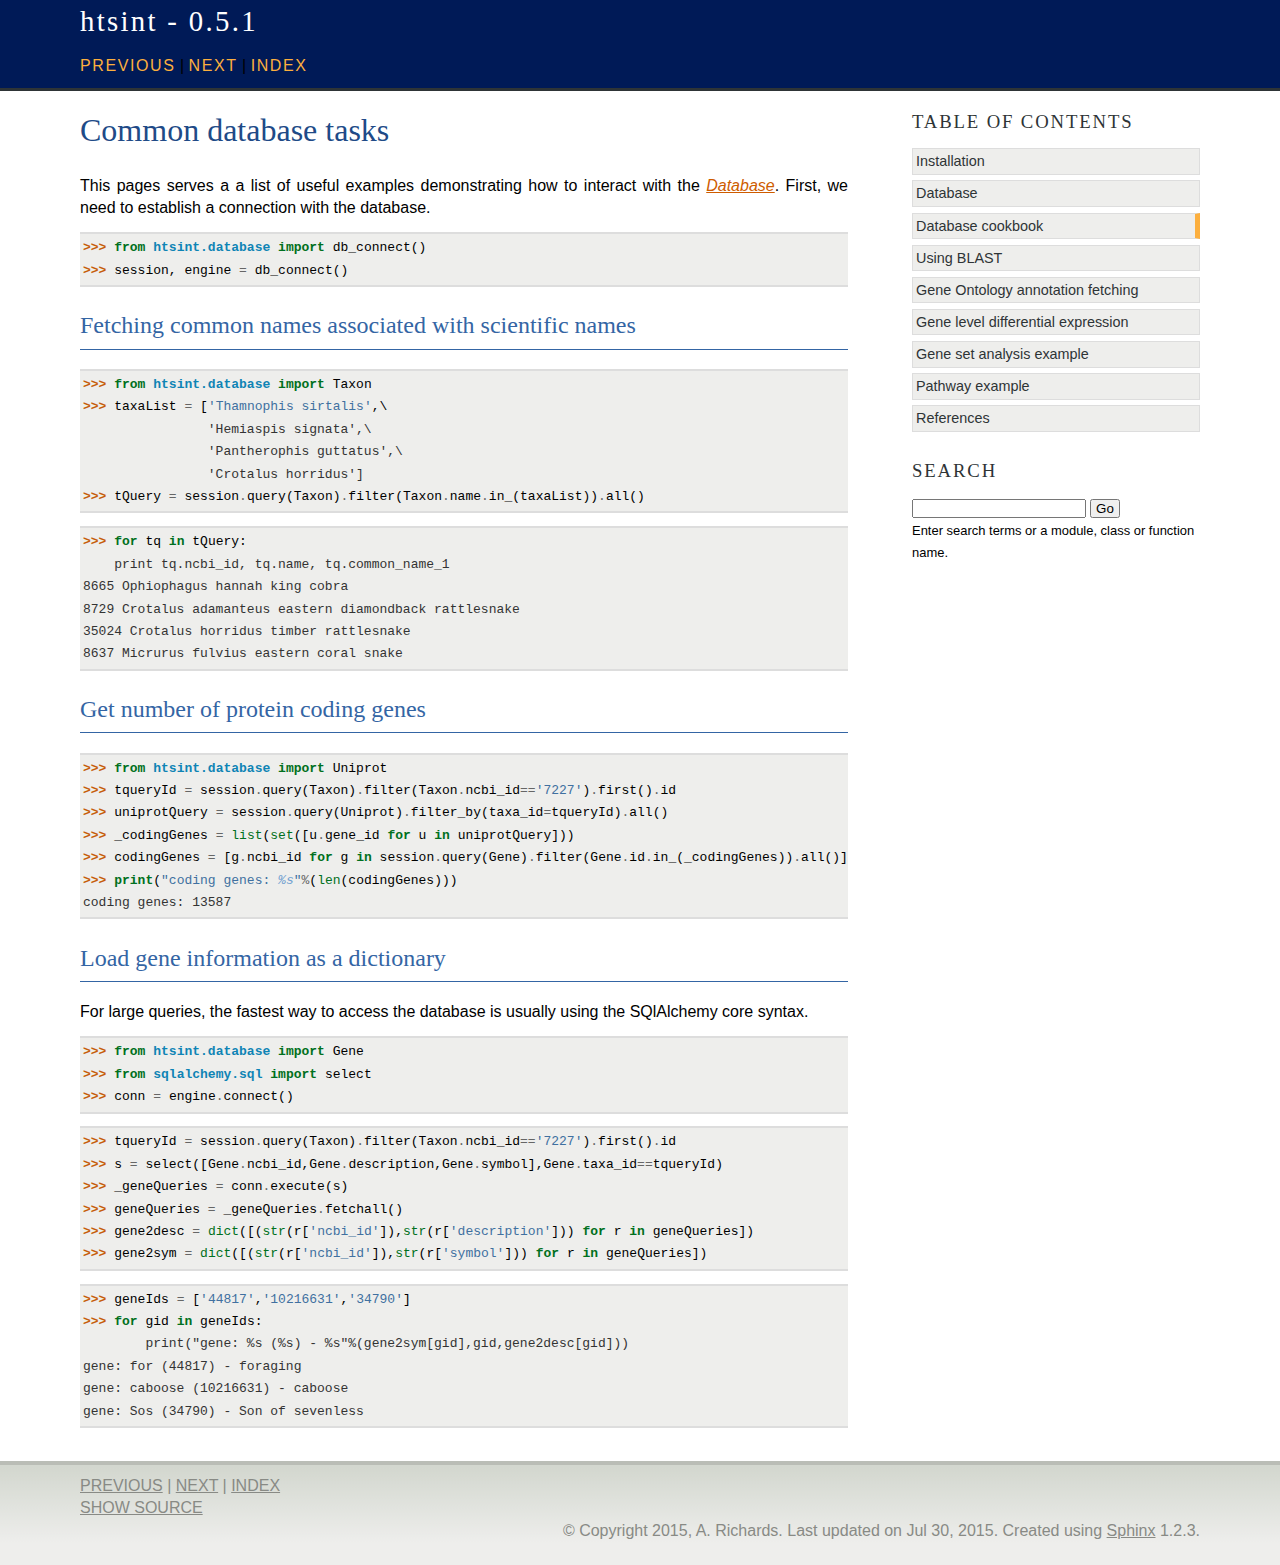
<file: database-cookbook.html>
<!DOCTYPE html PUBLIC "-//W3C//DTD XHTML 1.0 Transitional//EN"
  "http://www.w3.org/TR/xhtml1/DTD/xhtml1-transitional.dtd">


<html xmlns="http://www.w3.org/1999/xhtml">
  <head>
    <meta http-equiv="Content-Type" content="text/html; charset=utf-8" />
    
    <title>Common database tasks &mdash; htsint - 0.5.1</title>
    
    <link rel="stylesheet" href="_static/agogo.css" type="text/css" />
    <link rel="stylesheet" href="_static/pygments.css" type="text/css" />
    
    <script type="text/javascript">
      var DOCUMENTATION_OPTIONS = {
        URL_ROOT:    './',
        VERSION:     '1.0',
        COLLAPSE_INDEX: false,
        FILE_SUFFIX: '.html',
        HAS_SOURCE:  true
      };
    </script>
    <script type="text/javascript" src="_static/jquery.js"></script>
    <script type="text/javascript" src="_static/underscore.js"></script>
    <script type="text/javascript" src="_static/doctools.js"></script>
    <link rel="top" title="htsint - 0.5.1" href="index.html" />
    <link rel="next" title="BLAST" href="blast.html" />
    <link rel="prev" title="Database" href="database.html" /> 
  </head>
  <body>
    <div class="header-wrapper">
      <div class="header">
        <div class="headertitle"><a
          href="index.html">htsint - 0.5.1</a></div>
        <div class="rel">
          <a href="database.html" title="Database"
             accesskey="P">previous</a> |
          <a href="blast.html" title="BLAST"
             accesskey="N">next</a> |
          <a href="genindex.html" title="General Index"
             accesskey="I">index</a>
        </div>
       </div>
    </div>

    <div class="content-wrapper">
      <div class="content">
        <div class="document">
            
      <div class="documentwrapper">
        <div class="bodywrapper">
          <div class="body">
            
  <div class="section" id="common-database-tasks">
<h1>Common database tasks<a class="headerlink" href="#common-database-tasks" title="Permalink to this headline">¶</a></h1>
<p>This pages serves a a list of useful examples demonstrating how to interact with the <a class="reference internal" href="database.html"><em>Database</em></a>.  First, we need to establish a connection with the database.</p>
<div class="highlight-python"><div class="highlight"><pre><span class="gp">&gt;&gt;&gt; </span><span class="kn">from</span> <span class="nn">htsint.database</span> <span class="kn">import</span> <span class="n">db_connect</span><span class="p">()</span>
<span class="gp">&gt;&gt;&gt; </span><span class="n">session</span><span class="p">,</span> <span class="n">engine</span> <span class="o">=</span> <span class="n">db_connect</span><span class="p">()</span>
</pre></div>
</div>
<div class="section" id="fetching-common-names-associated-with-scientific-names">
<h2>Fetching common names associated with scientific names<a class="headerlink" href="#fetching-common-names-associated-with-scientific-names" title="Permalink to this headline">¶</a></h2>
<div class="highlight-python"><div class="highlight"><pre><span class="gp">&gt;&gt;&gt; </span><span class="kn">from</span> <span class="nn">htsint.database</span> <span class="kn">import</span> <span class="n">Taxon</span>
<span class="gp">&gt;&gt;&gt; </span><span class="n">taxaList</span> <span class="o">=</span> <span class="p">[</span><span class="s">&#39;Thamnophis sirtalis&#39;</span><span class="p">,</span>\
<span class="go">                &#39;Hemiaspis signata&#39;,\</span>
<span class="go">                &#39;Pantherophis guttatus&#39;,\</span>
<span class="go">                &#39;Crotalus horridus&#39;]</span>
<span class="gp">&gt;&gt;&gt; </span><span class="n">tQuery</span> <span class="o">=</span> <span class="n">session</span><span class="o">.</span><span class="n">query</span><span class="p">(</span><span class="n">Taxon</span><span class="p">)</span><span class="o">.</span><span class="n">filter</span><span class="p">(</span><span class="n">Taxon</span><span class="o">.</span><span class="n">name</span><span class="o">.</span><span class="n">in_</span><span class="p">(</span><span class="n">taxaList</span><span class="p">))</span><span class="o">.</span><span class="n">all</span><span class="p">()</span>
</pre></div>
</div>
<div class="highlight-python"><div class="highlight"><pre><span class="gp">&gt;&gt;&gt; </span><span class="k">for</span> <span class="n">tq</span> <span class="ow">in</span> <span class="n">tQuery</span><span class="p">:</span>
<span class="go">    print tq.ncbi_id, tq.name, tq.common_name_1</span>
<span class="go">8665 Ophiophagus hannah king cobra</span>
<span class="go">8729 Crotalus adamanteus eastern diamondback rattlesnake</span>
<span class="go">35024 Crotalus horridus timber rattlesnake</span>
<span class="go">8637 Micrurus fulvius eastern coral snake</span>
</pre></div>
</div>
</div>
<div class="section" id="get-number-of-protein-coding-genes">
<h2>Get number of protein coding genes<a class="headerlink" href="#get-number-of-protein-coding-genes" title="Permalink to this headline">¶</a></h2>
<div class="highlight-python"><div class="highlight"><pre><span class="gp">&gt;&gt;&gt; </span><span class="kn">from</span> <span class="nn">htsint.database</span> <span class="kn">import</span> <span class="n">Uniprot</span>
<span class="gp">&gt;&gt;&gt; </span><span class="n">tqueryId</span> <span class="o">=</span> <span class="n">session</span><span class="o">.</span><span class="n">query</span><span class="p">(</span><span class="n">Taxon</span><span class="p">)</span><span class="o">.</span><span class="n">filter</span><span class="p">(</span><span class="n">Taxon</span><span class="o">.</span><span class="n">ncbi_id</span><span class="o">==</span><span class="s">&#39;7227&#39;</span><span class="p">)</span><span class="o">.</span><span class="n">first</span><span class="p">()</span><span class="o">.</span><span class="n">id</span>
<span class="gp">&gt;&gt;&gt; </span><span class="n">uniprotQuery</span> <span class="o">=</span> <span class="n">session</span><span class="o">.</span><span class="n">query</span><span class="p">(</span><span class="n">Uniprot</span><span class="p">)</span><span class="o">.</span><span class="n">filter_by</span><span class="p">(</span><span class="n">taxa_id</span><span class="o">=</span><span class="n">tqueryId</span><span class="p">)</span><span class="o">.</span><span class="n">all</span><span class="p">()</span>
<span class="gp">&gt;&gt;&gt; </span><span class="n">_codingGenes</span> <span class="o">=</span> <span class="nb">list</span><span class="p">(</span><span class="nb">set</span><span class="p">([</span><span class="n">u</span><span class="o">.</span><span class="n">gene_id</span> <span class="k">for</span> <span class="n">u</span> <span class="ow">in</span> <span class="n">uniprotQuery</span><span class="p">]))</span>
<span class="gp">&gt;&gt;&gt; </span><span class="n">codingGenes</span> <span class="o">=</span> <span class="p">[</span><span class="n">g</span><span class="o">.</span><span class="n">ncbi_id</span> <span class="k">for</span> <span class="n">g</span> <span class="ow">in</span> <span class="n">session</span><span class="o">.</span><span class="n">query</span><span class="p">(</span><span class="n">Gene</span><span class="p">)</span><span class="o">.</span><span class="n">filter</span><span class="p">(</span><span class="n">Gene</span><span class="o">.</span><span class="n">id</span><span class="o">.</span><span class="n">in_</span><span class="p">(</span><span class="n">_codingGenes</span><span class="p">))</span><span class="o">.</span><span class="n">all</span><span class="p">()]</span>
<span class="gp">&gt;&gt;&gt; </span><span class="k">print</span><span class="p">(</span><span class="s">&quot;coding genes: </span><span class="si">%s</span><span class="s">&quot;</span><span class="o">%</span><span class="p">(</span><span class="nb">len</span><span class="p">(</span><span class="n">codingGenes</span><span class="p">)))</span>
<span class="go">coding genes: 13587</span>
</pre></div>
</div>
</div>
<div class="section" id="load-gene-information-as-a-dictionary">
<h2>Load gene information as a dictionary<a class="headerlink" href="#load-gene-information-as-a-dictionary" title="Permalink to this headline">¶</a></h2>
<p>For large queries, the fastest way to access the database is usually using the SQlAlchemy core syntax.</p>
<div class="highlight-python"><div class="highlight"><pre><span class="gp">&gt;&gt;&gt; </span><span class="kn">from</span> <span class="nn">htsint.database</span> <span class="kn">import</span> <span class="n">Gene</span>
<span class="gp">&gt;&gt;&gt; </span><span class="kn">from</span> <span class="nn">sqlalchemy.sql</span> <span class="kn">import</span> <span class="n">select</span>
<span class="gp">&gt;&gt;&gt; </span><span class="n">conn</span> <span class="o">=</span> <span class="n">engine</span><span class="o">.</span><span class="n">connect</span><span class="p">()</span>
</pre></div>
</div>
<div class="highlight-python"><div class="highlight"><pre><span class="gp">&gt;&gt;&gt; </span><span class="n">tqueryId</span> <span class="o">=</span> <span class="n">session</span><span class="o">.</span><span class="n">query</span><span class="p">(</span><span class="n">Taxon</span><span class="p">)</span><span class="o">.</span><span class="n">filter</span><span class="p">(</span><span class="n">Taxon</span><span class="o">.</span><span class="n">ncbi_id</span><span class="o">==</span><span class="s">&#39;7227&#39;</span><span class="p">)</span><span class="o">.</span><span class="n">first</span><span class="p">()</span><span class="o">.</span><span class="n">id</span>
<span class="gp">&gt;&gt;&gt; </span><span class="n">s</span> <span class="o">=</span> <span class="n">select</span><span class="p">([</span><span class="n">Gene</span><span class="o">.</span><span class="n">ncbi_id</span><span class="p">,</span><span class="n">Gene</span><span class="o">.</span><span class="n">description</span><span class="p">,</span><span class="n">Gene</span><span class="o">.</span><span class="n">symbol</span><span class="p">],</span><span class="n">Gene</span><span class="o">.</span><span class="n">taxa_id</span><span class="o">==</span><span class="n">tqueryId</span><span class="p">)</span>
<span class="gp">&gt;&gt;&gt; </span><span class="n">_geneQueries</span> <span class="o">=</span> <span class="n">conn</span><span class="o">.</span><span class="n">execute</span><span class="p">(</span><span class="n">s</span><span class="p">)</span>
<span class="gp">&gt;&gt;&gt; </span><span class="n">geneQueries</span> <span class="o">=</span> <span class="n">_geneQueries</span><span class="o">.</span><span class="n">fetchall</span><span class="p">()</span>
<span class="gp">&gt;&gt;&gt; </span><span class="n">gene2desc</span> <span class="o">=</span> <span class="nb">dict</span><span class="p">([(</span><span class="nb">str</span><span class="p">(</span><span class="n">r</span><span class="p">[</span><span class="s">&#39;ncbi_id&#39;</span><span class="p">]),</span><span class="nb">str</span><span class="p">(</span><span class="n">r</span><span class="p">[</span><span class="s">&#39;description&#39;</span><span class="p">]))</span> <span class="k">for</span> <span class="n">r</span> <span class="ow">in</span> <span class="n">geneQueries</span><span class="p">])</span>
<span class="gp">&gt;&gt;&gt; </span><span class="n">gene2sym</span> <span class="o">=</span> <span class="nb">dict</span><span class="p">([(</span><span class="nb">str</span><span class="p">(</span><span class="n">r</span><span class="p">[</span><span class="s">&#39;ncbi_id&#39;</span><span class="p">]),</span><span class="nb">str</span><span class="p">(</span><span class="n">r</span><span class="p">[</span><span class="s">&#39;symbol&#39;</span><span class="p">]))</span> <span class="k">for</span> <span class="n">r</span> <span class="ow">in</span> <span class="n">geneQueries</span><span class="p">])</span>
</pre></div>
</div>
<div class="highlight-python"><div class="highlight"><pre><span class="gp">&gt;&gt;&gt; </span><span class="n">geneIds</span> <span class="o">=</span> <span class="p">[</span><span class="s">&#39;44817&#39;</span><span class="p">,</span><span class="s">&#39;10216631&#39;</span><span class="p">,</span><span class="s">&#39;34790&#39;</span><span class="p">]</span>
<span class="gp">&gt;&gt;&gt; </span><span class="k">for</span> <span class="n">gid</span> <span class="ow">in</span> <span class="n">geneIds</span><span class="p">:</span>
<span class="go">        print(&quot;gene: %s (%s) - %s&quot;%(gene2sym[gid],gid,gene2desc[gid]))</span>
<span class="go">gene: for (44817) - foraging</span>
<span class="go">gene: caboose (10216631) - caboose</span>
<span class="go">gene: Sos (34790) - Son of sevenless</span>
</pre></div>
</div>
</div>
</div>


          </div>
        </div>
      </div>
        </div>
        <div class="sidebar">
          <h3>Table Of Contents</h3>
          <ul>
<li class="toctree-l1"><a class="reference internal" href="install.html">Installation</a></li>
<li class="toctree-l1"><a class="reference internal" href="database.html">Database</a></li>
</ul>
<ul class="current">
<li class="toctree-l1 current"><a class="current reference internal" href="">Database cookbook</a></li>
<li class="toctree-l1"><a class="reference internal" href="blast.html">Using BLAST</a></li>
<li class="toctree-l1"><a class="reference internal" href="annotation-fetching.html">Gene Ontology annotation fetching</a></li>
<li class="toctree-l1"><a class="reference internal" href="deseq-example.html">Gene level differential expression</a></li>
<li class="toctree-l1"><a class="reference internal" href="gsa-example.html">Gene set analysis example</a></li>
<li class="toctree-l1"><a class="reference internal" href="pathway-example.html">Pathway example</a></li>
<li class="toctree-l1"><a class="reference internal" href="references.html">References</a></li>
</ul>

          <h3 style="margin-top: 1.5em;">Search</h3>
          <form class="search" action="search.html" method="get">
            <input type="text" name="q" />
            <input type="submit" value="Go" />
            <input type="hidden" name="check_keywords" value="yes" />
            <input type="hidden" name="area" value="default" />
          </form>
          <p class="searchtip" style="font-size: 90%">
            Enter search terms or a module, class or function name.
          </p>
        </div>
        <div class="clearer"></div>
      </div>
    </div>

    <div class="footer-wrapper">
      <div class="footer">
        <div class="left">
          <a href="database.html" title="Database"
             >previous</a> |
          <a href="blast.html" title="BLAST"
             >next</a> |
          <a href="genindex.html" title="General Index"
             >index</a>
            <br/>
            <a href="_sources/database-cookbook.txt"
               rel="nofollow">Show Source</a>
        </div>

        <div class="right">
          
    <div class="footer">
        &copy; Copyright 2015, A. Richards.
      Last updated on Jul 30, 2015.
      Created using <a href="http://sphinx-doc.org/">Sphinx</a> 1.2.3.
    </div>
        </div>
        <div class="clearer"></div>
      </div>
    </div>

  </body>
</html>
</file>
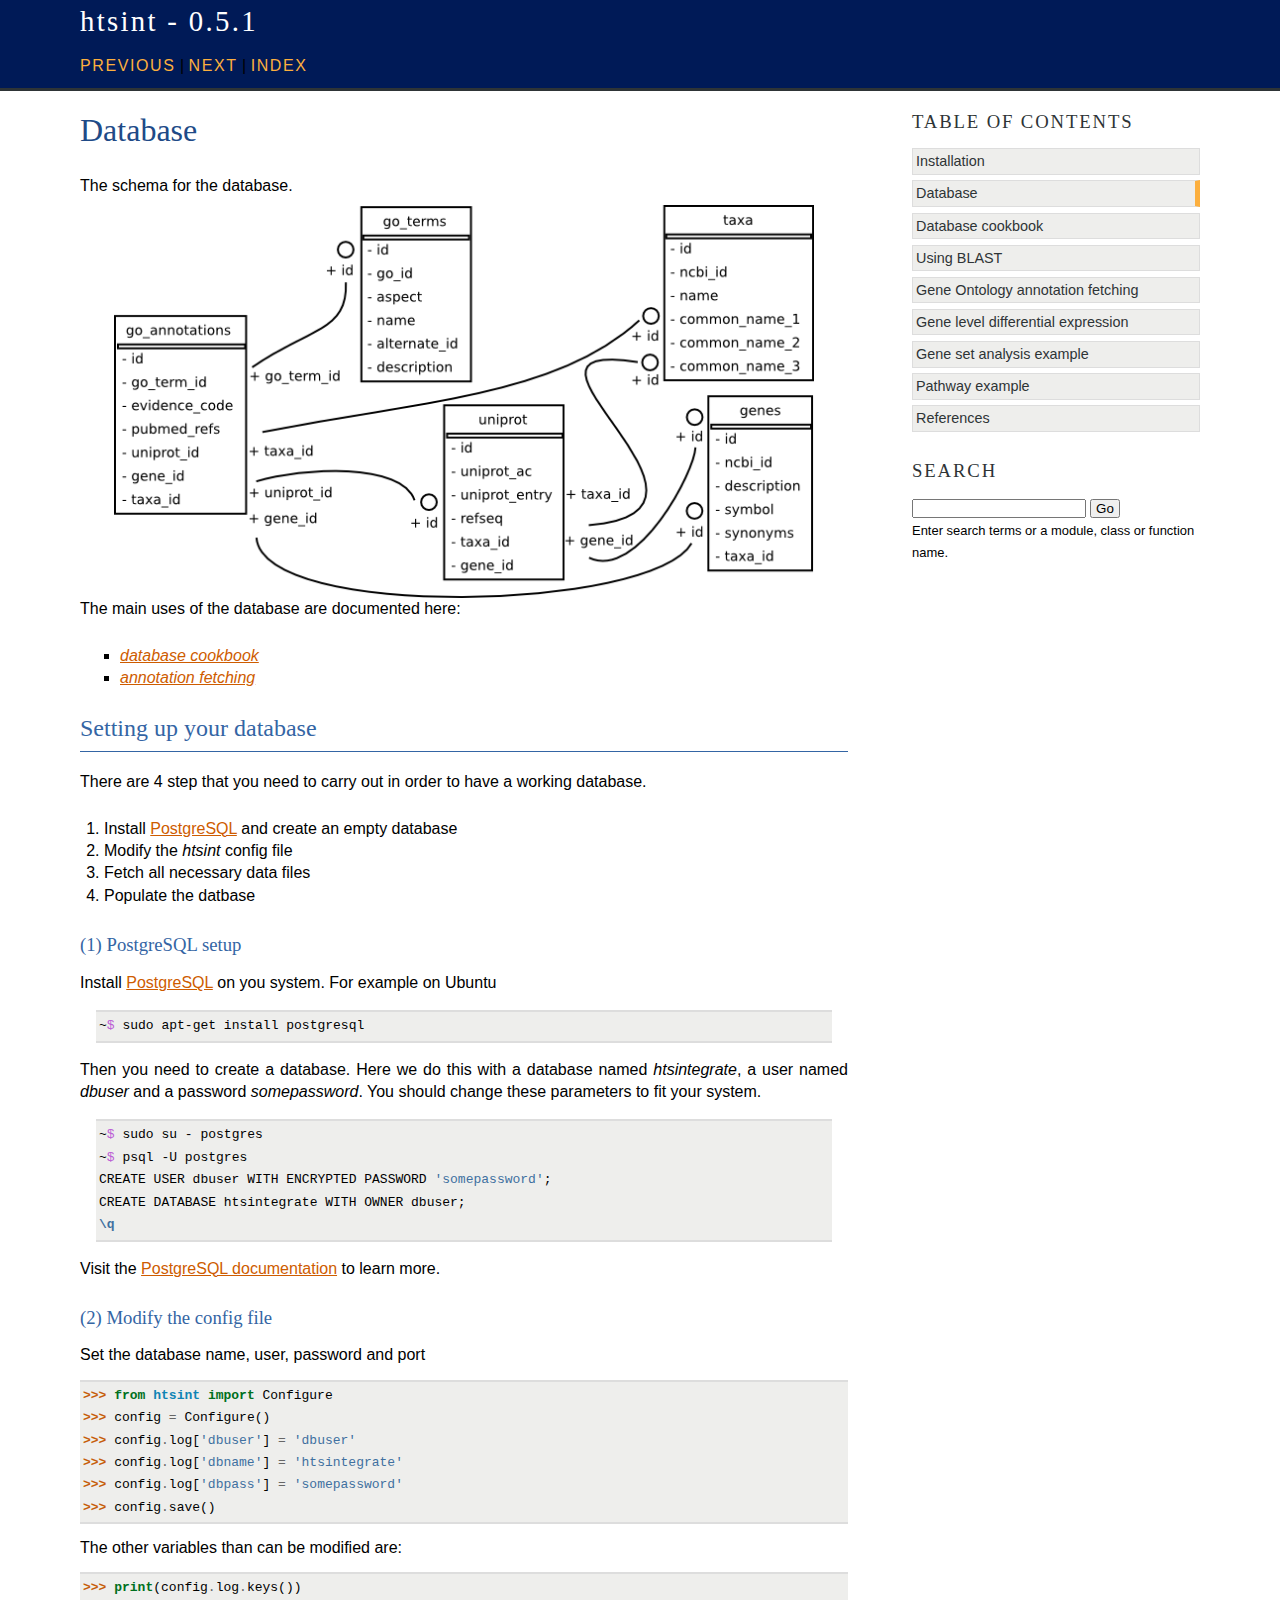
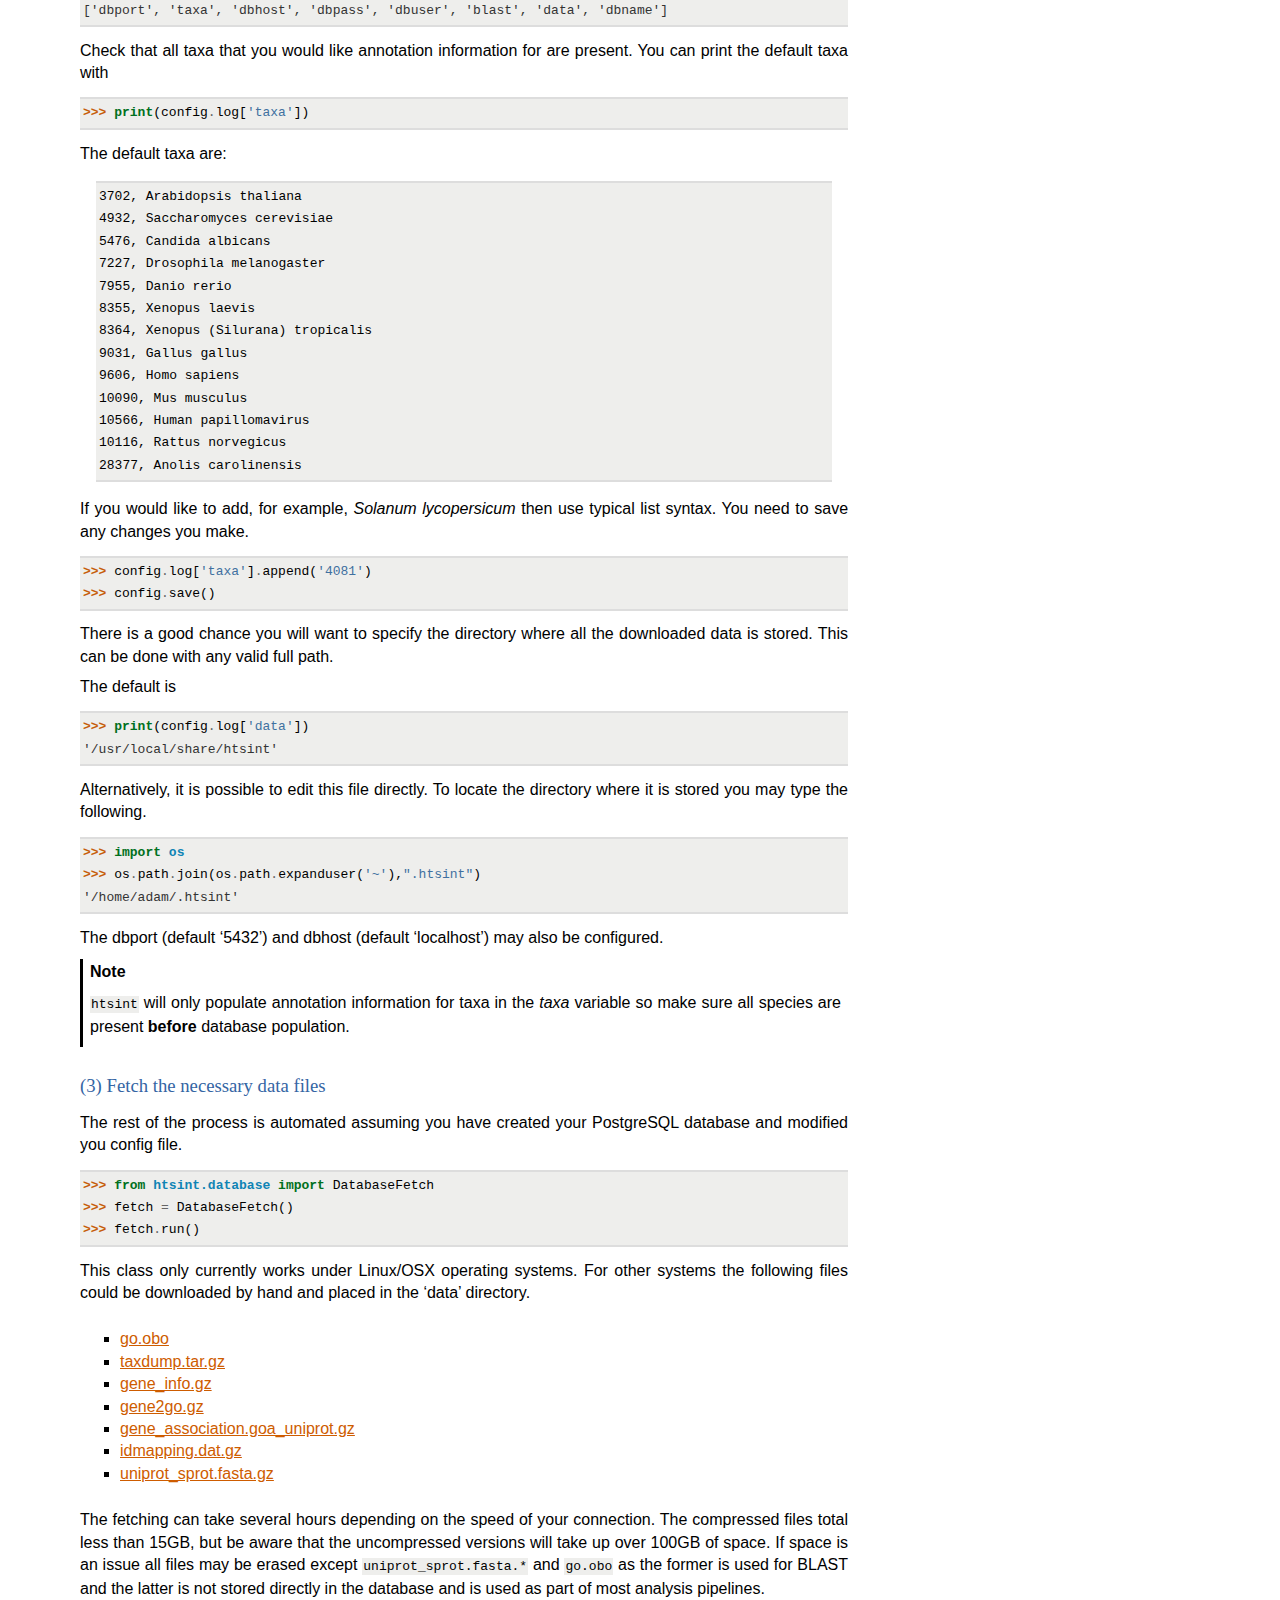
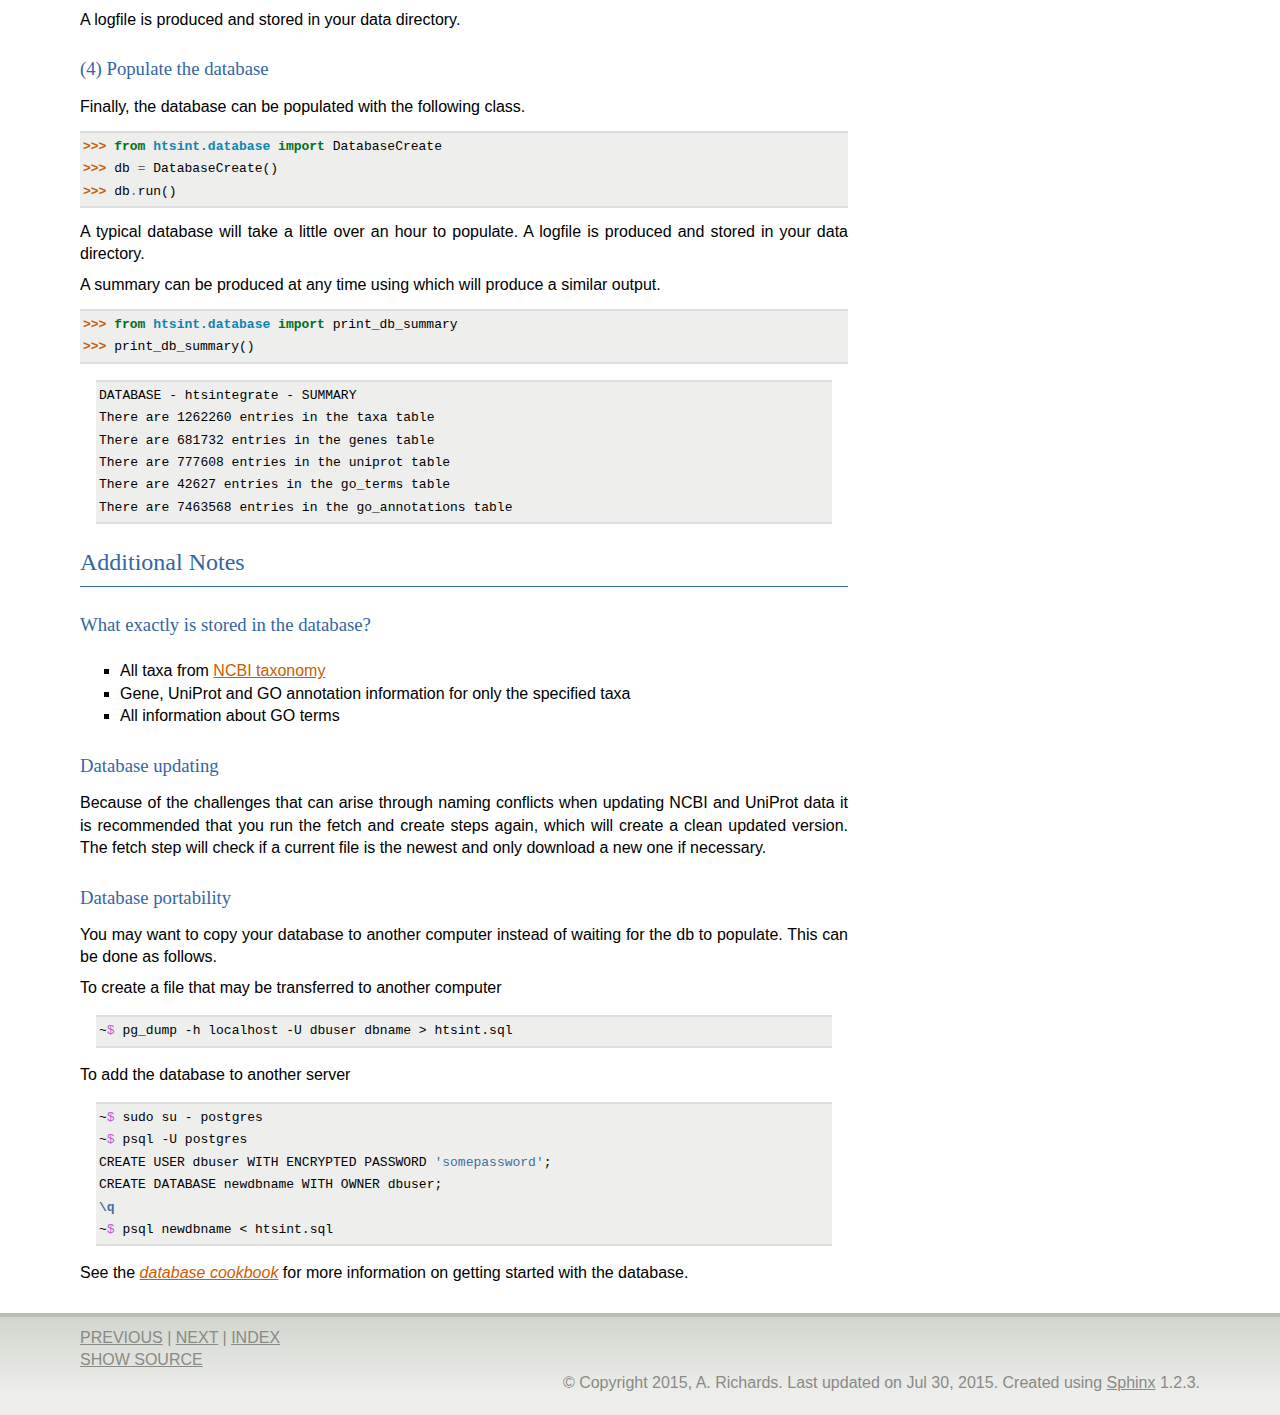
<file: database.html>
<!DOCTYPE html PUBLIC "-//W3C//DTD XHTML 1.0 Transitional//EN"
  "http://www.w3.org/TR/xhtml1/DTD/xhtml1-transitional.dtd">


<html xmlns="http://www.w3.org/1999/xhtml">
  <head>
    <meta http-equiv="Content-Type" content="text/html; charset=utf-8" />
    
    <title>Database &mdash; htsint - 0.5.1</title>
    
    <link rel="stylesheet" href="_static/agogo.css" type="text/css" />
    <link rel="stylesheet" href="_static/pygments.css" type="text/css" />
    
    <script type="text/javascript">
      var DOCUMENTATION_OPTIONS = {
        URL_ROOT:    './',
        VERSION:     '1.0',
        COLLAPSE_INDEX: false,
        FILE_SUFFIX: '.html',
        HAS_SOURCE:  true
      };
    </script>
    <script type="text/javascript" src="_static/jquery.js"></script>
    <script type="text/javascript" src="_static/underscore.js"></script>
    <script type="text/javascript" src="_static/doctools.js"></script>
    <link rel="top" title="htsint - 0.5.1" href="index.html" />
    <link rel="next" title="Common database tasks" href="database-cookbook.html" />
    <link rel="prev" title="Installation" href="install.html" /> 
  </head>
  <body>
    <div class="header-wrapper">
      <div class="header">
        <div class="headertitle"><a
          href="index.html">htsint - 0.5.1</a></div>
        <div class="rel">
          <a href="install.html" title="Installation"
             accesskey="P">previous</a> |
          <a href="database-cookbook.html" title="Common database tasks"
             accesskey="N">next</a> |
          <a href="genindex.html" title="General Index"
             accesskey="I">index</a>
        </div>
       </div>
    </div>

    <div class="content-wrapper">
      <div class="content">
        <div class="document">
            
      <div class="documentwrapper">
        <div class="bodywrapper">
          <div class="body">
            
  <div class="section" id="database">
<h1>Database<a class="headerlink" href="#database" title="Permalink to this headline">¶</a></h1>
<p>The schema for the database.</p>
<div class="align-center figure">
<a class="reference internal image-reference" href="_images/dbschema.png"><img alt="database schema" src="_images/dbschema.png" style="width: 699.93px; height: 393.03px;" /></a>
</div>
<p>The main uses of the database are documented here:</p>
<blockquote>
<div><ul class="simple">
<li><a class="reference internal" href="database-cookbook.html"><em>database cookbook</em></a></li>
<li><a class="reference internal" href="annotation-fetching.html"><em>annotation fetching</em></a></li>
</ul>
</div></blockquote>
<div class="section" id="setting-up-your-database">
<h2>Setting up your database<a class="headerlink" href="#setting-up-your-database" title="Permalink to this headline">¶</a></h2>
<p>There are 4 step that you need to carry out in order to have a working database.</p>
<ol class="arabic simple">
<li>Install <a class="reference external" href="http://www.postgresql.org">PostgreSQL</a> and create an empty database</li>
<li>Modify the <cite>htsint</cite> config file</li>
<li>Fetch all necessary data files</li>
<li>Populate the datbase</li>
</ol>
<div class="section" id="postgresql-setup">
<h3>(1) PostgreSQL setup<a class="headerlink" href="#postgresql-setup" title="Permalink to this headline">¶</a></h3>
<p>Install <a class="reference external" href="http://www.postgresql.org">PostgreSQL</a> on you system.  For example on Ubuntu</p>
<blockquote>
<div><div class="highlight-bash"><div class="highlight"><pre>~<span class="nv">$ </span>sudo apt-get install postgresql
</pre></div>
</div>
</div></blockquote>
<p>Then you need to create a database.  Here we do this with a database named <cite>htsintegrate</cite>, a user named <cite>dbuser</cite> and a password <cite>somepassword</cite>.  You should change these parameters to fit your system.</p>
<blockquote>
<div><div class="highlight-bash"><div class="highlight"><pre>~<span class="nv">$ </span>sudo su - postgres
~<span class="nv">$ </span>psql -U postgres
CREATE USER dbuser WITH ENCRYPTED PASSWORD <span class="s1">&#39;somepassword&#39;</span><span class="p">;</span>
CREATE DATABASE htsintegrate WITH OWNER dbuser<span class="p">;</span>
<span class="se">\q</span>
</pre></div>
</div>
</div></blockquote>
<p>Visit the <a class="reference external" href="http://www.postgresql.org/docs">PostgreSQL documentation</a> to learn more.</p>
</div>
<div class="section" id="modify-the-config-file">
<h3>(2) Modify the config file<a class="headerlink" href="#modify-the-config-file" title="Permalink to this headline">¶</a></h3>
<p>Set the database name, user, password and port</p>
<div class="highlight-python"><div class="highlight"><pre><span class="gp">&gt;&gt;&gt; </span><span class="kn">from</span> <span class="nn">htsint</span> <span class="kn">import</span> <span class="n">Configure</span>
<span class="gp">&gt;&gt;&gt; </span><span class="n">config</span> <span class="o">=</span> <span class="n">Configure</span><span class="p">()</span>
<span class="gp">&gt;&gt;&gt; </span><span class="n">config</span><span class="o">.</span><span class="n">log</span><span class="p">[</span><span class="s">&#39;dbuser&#39;</span><span class="p">]</span> <span class="o">=</span> <span class="s">&#39;dbuser&#39;</span>
<span class="gp">&gt;&gt;&gt; </span><span class="n">config</span><span class="o">.</span><span class="n">log</span><span class="p">[</span><span class="s">&#39;dbname&#39;</span><span class="p">]</span> <span class="o">=</span> <span class="s">&#39;htsintegrate&#39;</span>
<span class="gp">&gt;&gt;&gt; </span><span class="n">config</span><span class="o">.</span><span class="n">log</span><span class="p">[</span><span class="s">&#39;dbpass&#39;</span><span class="p">]</span> <span class="o">=</span> <span class="s">&#39;somepassword&#39;</span>
<span class="gp">&gt;&gt;&gt; </span><span class="n">config</span><span class="o">.</span><span class="n">save</span><span class="p">()</span>
</pre></div>
</div>
<p>The other variables than can be modified are:</p>
<div class="highlight-python"><div class="highlight"><pre><span class="gp">&gt;&gt;&gt; </span><span class="k">print</span><span class="p">(</span><span class="n">config</span><span class="o">.</span><span class="n">log</span><span class="o">.</span><span class="n">keys</span><span class="p">())</span>
<span class="go">[&#39;dbport&#39;, &#39;taxa&#39;, &#39;dbhost&#39;, &#39;dbpass&#39;, &#39;dbuser&#39;, &#39;blast&#39;, &#39;data&#39;, &#39;dbname&#39;]</span>
</pre></div>
</div>
<p>Check that all taxa that you would like annotation information for are present.  You can print the default taxa with</p>
<div class="highlight-python"><div class="highlight"><pre><span class="gp">&gt;&gt;&gt; </span><span class="k">print</span><span class="p">(</span><span class="n">config</span><span class="o">.</span><span class="n">log</span><span class="p">[</span><span class="s">&#39;taxa&#39;</span><span class="p">])</span>
</pre></div>
</div>
<p>The default taxa are:</p>
<blockquote>
<div><div class="highlight-none"><div class="highlight"><pre>3702, Arabidopsis thaliana
4932, Saccharomyces cerevisiae
5476, Candida albicans
7227, Drosophila melanogaster
7955, Danio rerio
8355, Xenopus laevis
8364, Xenopus (Silurana) tropicalis
9031, Gallus gallus
9606, Homo sapiens
10090, Mus musculus
10566, Human papillomavirus
10116, Rattus norvegicus
28377, Anolis carolinensis
</pre></div>
</div>
</div></blockquote>
<p>If you would like to add, for example,  <em>Solanum lycopersicum</em> then use typical list syntax.  You need to save any changes you make.</p>
<div class="highlight-python"><div class="highlight"><pre><span class="gp">&gt;&gt;&gt; </span><span class="n">config</span><span class="o">.</span><span class="n">log</span><span class="p">[</span><span class="s">&#39;taxa&#39;</span><span class="p">]</span><span class="o">.</span><span class="n">append</span><span class="p">(</span><span class="s">&#39;4081&#39;</span><span class="p">)</span>
<span class="gp">&gt;&gt;&gt; </span><span class="n">config</span><span class="o">.</span><span class="n">save</span><span class="p">()</span>
</pre></div>
</div>
<p>There is a good chance you will want to specify the directory where all the downloaded data is stored.  This can be done with any valid full path.</p>
<p>The default is</p>
<div class="highlight-python"><div class="highlight"><pre><span class="gp">&gt;&gt;&gt; </span><span class="k">print</span><span class="p">(</span><span class="n">config</span><span class="o">.</span><span class="n">log</span><span class="p">[</span><span class="s">&#39;data&#39;</span><span class="p">])</span>
<span class="go">&#39;/usr/local/share/htsint&#39;</span>
</pre></div>
</div>
<p>Alternatively, it is possible to edit this file directly.  To locate the directory where it is stored you may type the following.</p>
<div class="highlight-python"><div class="highlight"><pre><span class="gp">&gt;&gt;&gt; </span><span class="kn">import</span> <span class="nn">os</span>
<span class="gp">&gt;&gt;&gt; </span><span class="n">os</span><span class="o">.</span><span class="n">path</span><span class="o">.</span><span class="n">join</span><span class="p">(</span><span class="n">os</span><span class="o">.</span><span class="n">path</span><span class="o">.</span><span class="n">expanduser</span><span class="p">(</span><span class="s">&#39;~&#39;</span><span class="p">),</span><span class="s">&quot;.htsint&quot;</span><span class="p">)</span>
<span class="go">&#39;/home/adam/.htsint&#39;</span>
</pre></div>
</div>
<p>The dbport (default &#8216;5432&#8217;) and dbhost (default &#8216;localhost&#8217;) may also be configured.</p>
<div class="admonition note">
<p class="first admonition-title">Note</p>
<p class="last"><tt class="docutils literal"><span class="pre">htsint</span></tt> will only populate annotation information for taxa in the <em>taxa</em> variable so make sure all species are present <strong>before</strong> database population.</p>
</div>
</div>
<div class="section" id="fetch-the-necessary-data-files">
<h3>(3) Fetch the necessary data files<a class="headerlink" href="#fetch-the-necessary-data-files" title="Permalink to this headline">¶</a></h3>
<p>The rest of the process is automated assuming you have created your PostgreSQL database and modified you config file.</p>
<div class="highlight-python"><div class="highlight"><pre><span class="gp">&gt;&gt;&gt; </span><span class="kn">from</span> <span class="nn">htsint.database</span> <span class="kn">import</span> <span class="n">DatabaseFetch</span>
<span class="gp">&gt;&gt;&gt; </span><span class="n">fetch</span> <span class="o">=</span> <span class="n">DatabaseFetch</span><span class="p">()</span>
<span class="gp">&gt;&gt;&gt; </span><span class="n">fetch</span><span class="o">.</span><span class="n">run</span><span class="p">()</span>
</pre></div>
</div>
<p>This class only currently works under Linux/OSX operating systems.  For other systems the following files could be downloaded by hand and placed in the &#8216;data&#8217; directory.</p>
<blockquote>
<div><ul class="simple">
<li><a class="reference external" href="ftp://ftp.geneontology.org/pub/go/ontology/go.obo">go.obo</a></li>
<li><a class="reference external" href="ftp://ftp.ncbi.nlm.nih.gov/pub/taxonomy/taxdump.tar.gz">taxdump.tar.gz</a></li>
<li><a class="reference external" href="ftp://ftp.ncbi.nlm.nih.gov/gene/DATA/gene_info.gz">gene_info.gz</a></li>
<li><a class="reference external" href="ftp://ftp.ncbi.nlm.nih.gov/gene/DATA/gene2go.gz">gene2go.gz</a></li>
<li><a class="reference external" href="ftp://ftp.ebi.ac.uk/pub/databases/GO/goa/UNIPROT/gene_association.goa_uniprot.gz">gene_association.goa_uniprot.gz</a></li>
<li><a class="reference external" href="ftp://ftp.uniprot.org/pub/databases/uniprot/current_release/knowledgebase/idmapping.dat.gz">idmapping.dat.gz</a></li>
<li><a class="reference external" href="ftp://ftp.uniprot.org/pub/databases/uniprot/current_release/knowledgebase/complete/uniprot_sprot.fasta.gz">uniprot_sprot.fasta.gz</a></li>
</ul>
</div></blockquote>
<p>The fetching can take several hours depending on the speed of your connection.  The compressed files total less than 15GB, but be aware that the uncompressed versions will take up over 100GB of space.  If space is an issue all files may be erased except <tt class="docutils literal"><span class="pre">uniprot_sprot.fasta.*</span></tt> and <tt class="docutils literal"><span class="pre">go.obo</span></tt> as the former is used for BLAST and the latter is not stored directly in the database and is used as part of most analysis pipelines.</p>
<p>A logfile is produced and stored in your data directory.</p>
</div>
<div class="section" id="populate-the-database">
<h3>(4) Populate the database<a class="headerlink" href="#populate-the-database" title="Permalink to this headline">¶</a></h3>
<p>Finally, the database can be populated with the following class.</p>
<div class="highlight-python"><div class="highlight"><pre><span class="gp">&gt;&gt;&gt; </span><span class="kn">from</span> <span class="nn">htsint.database</span> <span class="kn">import</span> <span class="n">DatabaseCreate</span>
<span class="gp">&gt;&gt;&gt; </span><span class="n">db</span> <span class="o">=</span> <span class="n">DatabaseCreate</span><span class="p">()</span>
<span class="gp">&gt;&gt;&gt; </span><span class="n">db</span><span class="o">.</span><span class="n">run</span><span class="p">()</span>
</pre></div>
</div>
<p>A typical database will take a little over an hour to populate.  A logfile is produced and stored in your data directory.</p>
<p>A summary can be produced at any time using which will produce a similar output.</p>
<div class="highlight-python"><div class="highlight"><pre><span class="gp">&gt;&gt;&gt; </span><span class="kn">from</span> <span class="nn">htsint.database</span> <span class="kn">import</span> <span class="n">print_db_summary</span>
<span class="gp">&gt;&gt;&gt; </span><span class="n">print_db_summary</span><span class="p">()</span>
</pre></div>
</div>
<blockquote>
<div><div class="highlight-none"><div class="highlight"><pre>DATABASE - htsintegrate - SUMMARY
There are 1262260 entries in the taxa table
There are 681732 entries in the genes table
There are 777608 entries in the uniprot table
There are 42627 entries in the go_terms table
There are 7463568 entries in the go_annotations table
</pre></div>
</div>
</div></blockquote>
</div>
</div>
<div class="section" id="additional-notes">
<h2>Additional Notes<a class="headerlink" href="#additional-notes" title="Permalink to this headline">¶</a></h2>
<div class="section" id="what-exactly-is-stored-in-the-database">
<h3>What exactly is stored in the database?<a class="headerlink" href="#what-exactly-is-stored-in-the-database" title="Permalink to this headline">¶</a></h3>
<blockquote>
<div><ul class="simple">
<li>All taxa from <a class="reference external" href="http://www.ncbi.nlm.nih.gov/taxonomy">NCBI taxonomy</a></li>
<li>Gene, UniProt and GO annotation information for only the specified taxa</li>
<li>All information about GO terms</li>
</ul>
</div></blockquote>
</div>
<div class="section" id="database-updating">
<h3>Database updating<a class="headerlink" href="#database-updating" title="Permalink to this headline">¶</a></h3>
<p>Because of the challenges that can arise through naming conflicts when updating NCBI and UniProt data it is recommended that you run the fetch and create steps again, which will create a clean updated version.  The fetch step will check if a current file is the newest and only download a new one if necessary.</p>
</div>
<div class="section" id="database-portability">
<h3>Database portability<a class="headerlink" href="#database-portability" title="Permalink to this headline">¶</a></h3>
<p>You may want to copy your database to another computer instead of waiting for the db to populate.  This can be done as follows.</p>
<p>To create a file that may be transferred to another computer</p>
<blockquote>
<div><div class="highlight-bash"><div class="highlight"><pre>~<span class="nv">$ </span>pg_dump -h localhost -U dbuser dbname &gt; htsint.sql
</pre></div>
</div>
</div></blockquote>
<p>To add the database to another server</p>
<blockquote>
<div><div class="highlight-bash"><div class="highlight"><pre>~<span class="nv">$ </span>sudo su - postgres
~<span class="nv">$ </span>psql -U postgres
CREATE USER dbuser WITH ENCRYPTED PASSWORD <span class="s1">&#39;somepassword&#39;</span><span class="p">;</span>
CREATE DATABASE newdbname WITH OWNER dbuser<span class="p">;</span>
<span class="se">\q</span>
~<span class="nv">$ </span>psql newdbname &lt; htsint.sql
</pre></div>
</div>
</div></blockquote>
<p>See the <a class="reference internal" href="database-cookbook.html"><em>database cookbook</em></a> for more information on getting started with the database.</p>
</div>
</div>
</div>


          </div>
        </div>
      </div>
        </div>
        <div class="sidebar">
          <h3>Table Of Contents</h3>
          <ul class="current">
<li class="toctree-l1"><a class="reference internal" href="install.html">Installation</a></li>
<li class="toctree-l1 current"><a class="current reference internal" href="">Database</a></li>
</ul>
<ul>
<li class="toctree-l1"><a class="reference internal" href="database-cookbook.html">Database cookbook</a></li>
<li class="toctree-l1"><a class="reference internal" href="blast.html">Using BLAST</a></li>
<li class="toctree-l1"><a class="reference internal" href="annotation-fetching.html">Gene Ontology annotation fetching</a></li>
<li class="toctree-l1"><a class="reference internal" href="deseq-example.html">Gene level differential expression</a></li>
<li class="toctree-l1"><a class="reference internal" href="gsa-example.html">Gene set analysis example</a></li>
<li class="toctree-l1"><a class="reference internal" href="pathway-example.html">Pathway example</a></li>
<li class="toctree-l1"><a class="reference internal" href="references.html">References</a></li>
</ul>

          <h3 style="margin-top: 1.5em;">Search</h3>
          <form class="search" action="search.html" method="get">
            <input type="text" name="q" />
            <input type="submit" value="Go" />
            <input type="hidden" name="check_keywords" value="yes" />
            <input type="hidden" name="area" value="default" />
          </form>
          <p class="searchtip" style="font-size: 90%">
            Enter search terms or a module, class or function name.
          </p>
        </div>
        <div class="clearer"></div>
      </div>
    </div>

    <div class="footer-wrapper">
      <div class="footer">
        <div class="left">
          <a href="install.html" title="Installation"
             >previous</a> |
          <a href="database-cookbook.html" title="Common database tasks"
             >next</a> |
          <a href="genindex.html" title="General Index"
             >index</a>
            <br/>
            <a href="_sources/database.txt"
               rel="nofollow">Show Source</a>
        </div>

        <div class="right">
          
    <div class="footer">
        &copy; Copyright 2015, A. Richards.
      Last updated on Jul 30, 2015.
      Created using <a href="http://sphinx-doc.org/">Sphinx</a> 1.2.3.
    </div>
        </div>
        <div class="clearer"></div>
      </div>
    </div>

  </body>
</html>
</file>
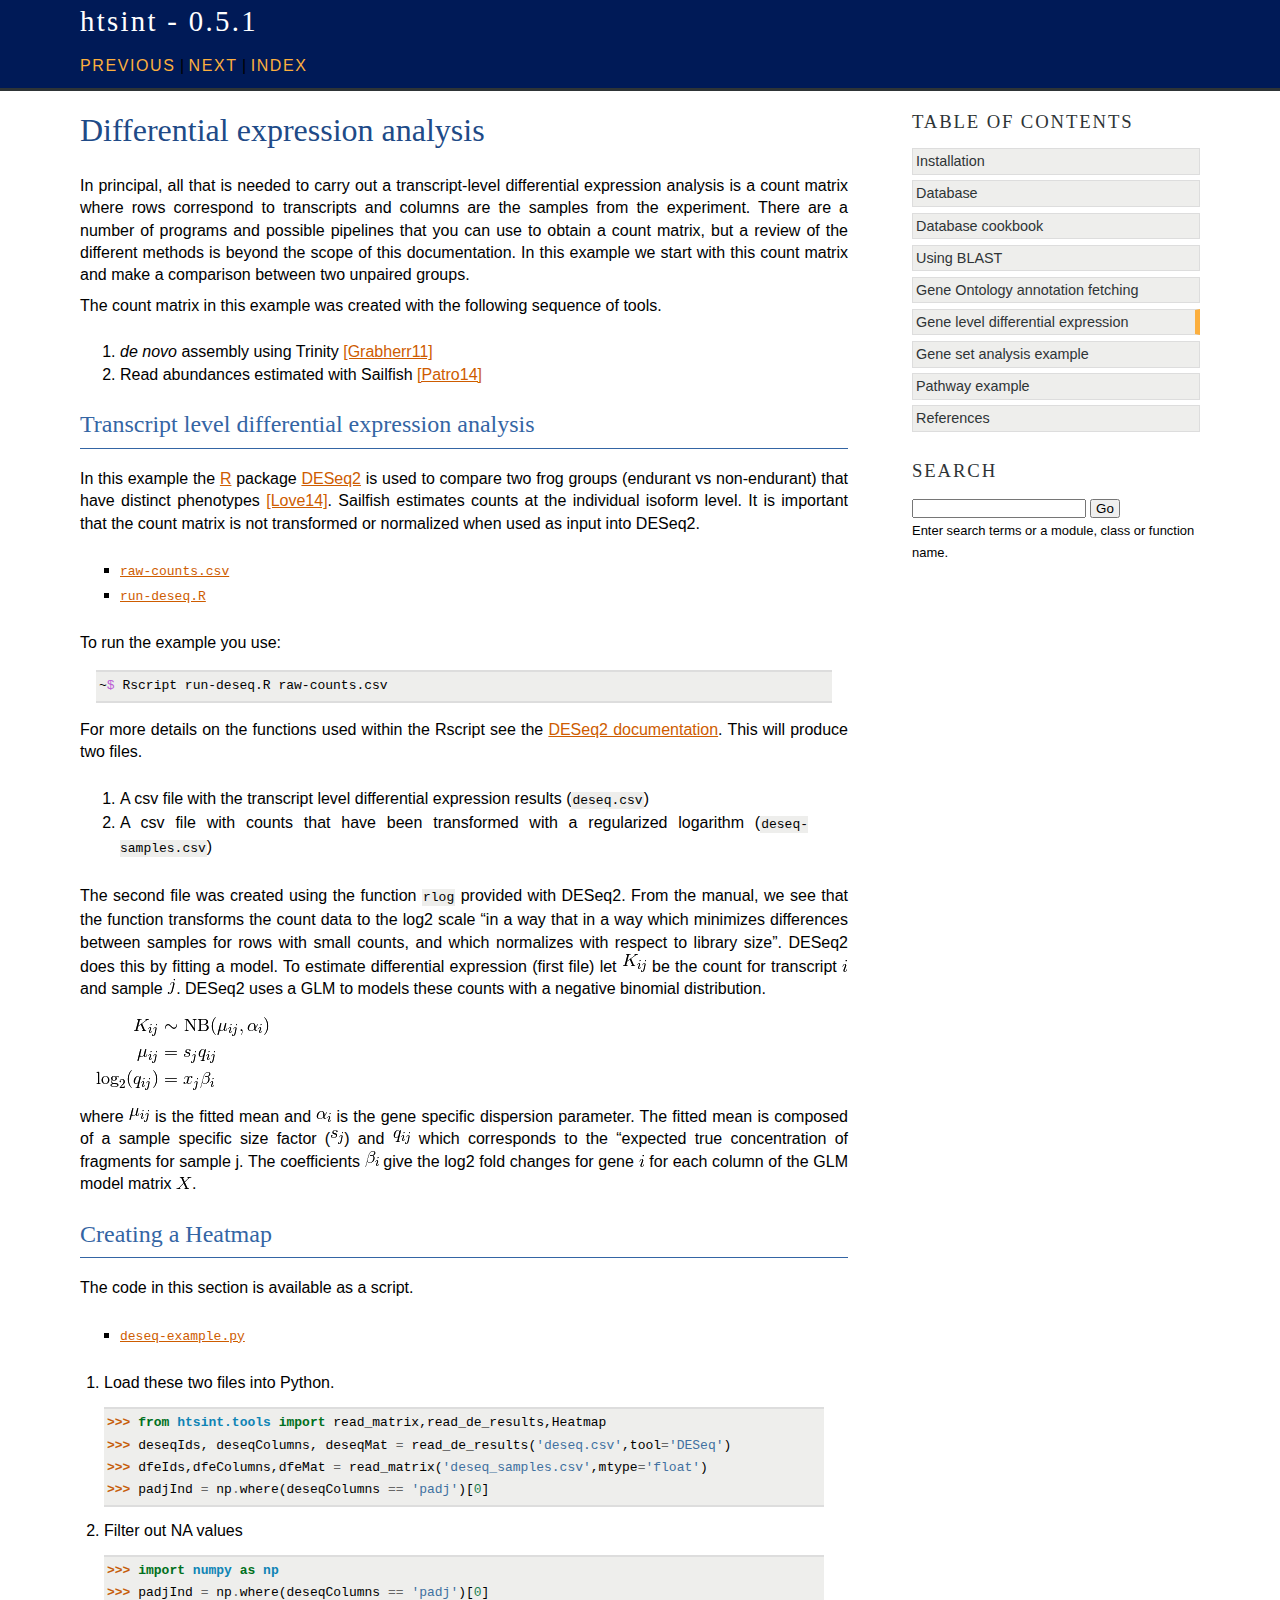
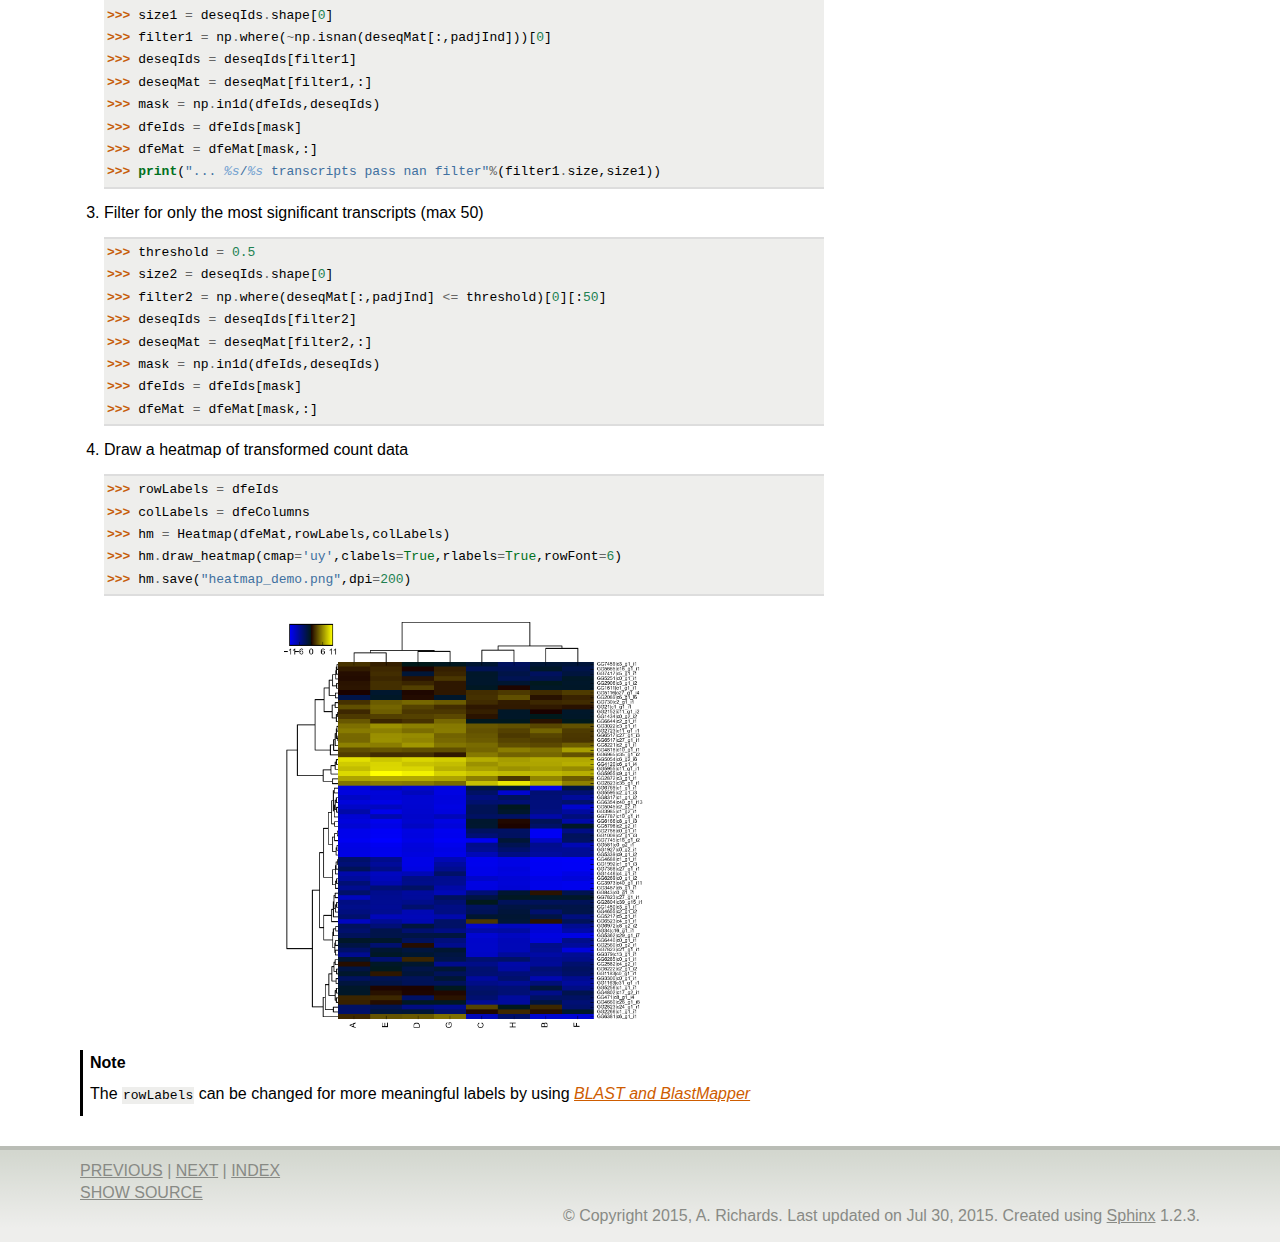
<file: deseq-example.html>
<!DOCTYPE html PUBLIC "-//W3C//DTD XHTML 1.0 Transitional//EN"
  "http://www.w3.org/TR/xhtml1/DTD/xhtml1-transitional.dtd">


<html xmlns="http://www.w3.org/1999/xhtml">
  <head>
    <meta http-equiv="Content-Type" content="text/html; charset=utf-8" />
    
    <title>Differential expression analysis &mdash; htsint - 0.5.1</title>
    
    <link rel="stylesheet" href="_static/agogo.css" type="text/css" />
    <link rel="stylesheet" href="_static/pygments.css" type="text/css" />
    
    <script type="text/javascript">
      var DOCUMENTATION_OPTIONS = {
        URL_ROOT:    './',
        VERSION:     '1.0',
        COLLAPSE_INDEX: false,
        FILE_SUFFIX: '.html',
        HAS_SOURCE:  true
      };
    </script>
    <script type="text/javascript" src="_static/jquery.js"></script>
    <script type="text/javascript" src="_static/underscore.js"></script>
    <script type="text/javascript" src="_static/doctools.js"></script>
    <link rel="top" title="htsint - 0.5.1" href="index.html" />
    <link rel="next" title="Gene set analysis" href="gsa-example.html" />
    <link rel="prev" title="Annotation fetching" href="annotation-fetching.html" /> 
  </head>
  <body>
    <div class="header-wrapper">
      <div class="header">
        <div class="headertitle"><a
          href="index.html">htsint - 0.5.1</a></div>
        <div class="rel">
          <a href="annotation-fetching.html" title="Annotation fetching"
             accesskey="P">previous</a> |
          <a href="gsa-example.html" title="Gene set analysis"
             accesskey="N">next</a> |
          <a href="genindex.html" title="General Index"
             accesskey="I">index</a>
        </div>
       </div>
    </div>

    <div class="content-wrapper">
      <div class="content">
        <div class="document">
            
      <div class="documentwrapper">
        <div class="bodywrapper">
          <div class="body">
            
  <div class="section" id="differential-expression-analysis">
<h1>Differential expression analysis<a class="headerlink" href="#differential-expression-analysis" title="Permalink to this headline">¶</a></h1>
<p>In principal, all that is needed to carry out a transcript-level
differential expression analysis is a count matrix where rows
correspond to transcripts and columns are the samples from the
experiment.  There are a number of programs and possible pipelines
that you can use to obtain a count matrix, but a review of the
different methods is beyond the scope of this documentation.  In this
example we start with this count matrix and make a comparison between
two unpaired groups.</p>
<p>The count matrix in this example was created with the following sequence of tools.</p>
<blockquote>
<div><ol class="arabic simple">
<li><em>de novo</em> assembly using Trinity <a class="reference internal" href="references.html#grabherr11" id="id1">[Grabherr11]</a></li>
<li>Read abundances estimated with Sailfish <a class="reference internal" href="references.html#patro14" id="id2">[Patro14]</a></li>
</ol>
</div></blockquote>
<div class="section" id="transcript-level-differential-expression-analysis">
<h2>Transcript level differential expression analysis<a class="headerlink" href="#transcript-level-differential-expression-analysis" title="Permalink to this headline">¶</a></h2>
<p>In this example the <a class="reference external" href="http://www.r-project.org">R</a> package <a class="reference external" href="http://www.bioconductor.org/packages/release/bioc/html/DESeq2.html">DESeq2</a> is used to compare two frog groups (endurant vs non-endurant) that have distinct phenotypes <a class="reference internal" href="references.html#love14" id="id3">[Love14]</a>.  Sailfish estimates counts at the individual isoform level.  It is important that the count matrix is not transformed or normalized when used as input into DESeq2.</p>
<blockquote>
<div><ul class="simple">
<li><a class="reference download internal" href="_downloads/raw-counts.csv"><tt class="xref download docutils literal"><span class="pre">raw-counts.csv</span></tt></a></li>
<li><a class="reference download internal" href="_downloads/run-deseq.R"><tt class="xref download docutils literal"><span class="pre">run-deseq.R</span></tt></a></li>
</ul>
</div></blockquote>
<p>To run the example you use:</p>
<blockquote>
<div><div class="highlight-bash"><div class="highlight"><pre>~<span class="nv">$ </span>Rscript run-deseq.R raw-counts.csv
</pre></div>
</div>
</div></blockquote>
<p>For more details on the functions used within the Rscript see the <a class="reference external" href="http://www.bioconductor.org/packages/release/bioc/manuals/DESeq2/man/DESeq2.pdf">DESeq2 documentation</a>.  This will produce two files.</p>
<blockquote>
<div><ol class="arabic simple">
<li>A csv file with the transcript level differential expression results (<tt class="docutils literal"><span class="pre">deseq.csv</span></tt>)</li>
<li>A csv file with counts that have been transformed with a regularized logarithm (<tt class="docutils literal"><span class="pre">deseq-samples.csv</span></tt>)</li>
</ol>
</div></blockquote>
<p>The second file was created using the function <tt class="docutils literal"><span class="pre">rlog</span></tt> provided with DESeq2.  From the manual, we see that the function transforms the count data to the log2 scale &#8220;in a way that in a way which minimizes differences between samples for rows with small counts, and which normalizes with respect to library size&#8221;. DESeq2 does this by fitting a model.  To estimate differential expression (first file) let <img class="math" src="_images/math/cf204843be0c2bd8b346afa38bf09ff74a9cdb4e.png" alt="K_{ij}"/> be the count for transcript <img class="math" src="_images/math/a581f053bbfa5115f42c13094857cdd12a37ec49.png" alt="i"/> and sample <img class="math" src="_images/math/d32c78b759903e3f4bd4fd2ce0b86358f7500c5d.png" alt="j"/>.  DESeq2 uses a GLM to models these counts with a negative binomial distribution.</p>
<blockquote>
<div><div class="math">
<p><img src="_images/math/7aa136be43844e032ff3e4e09499c48aa82c7d8c.png" alt="K_{ij} &amp;\sim \textrm{NB}(\mu_{ij},\alpha_{i})\\
\mu_{ij} &amp;= s_{j} q_{ij}\\
\textrm{log}_{2}(q_{ij}) &amp;= x_{j} \beta_{i}"/></p>
</div></div></blockquote>
<p>where <img class="math" src="_images/math/ea8022b7a1405c0ec4394a865f85582ef12b0159.png" alt="\mu_{ij}"/> is the fitted mean and <img class="math" src="_images/math/e057d7f8f3571ad881f61fe6a0184ed47187cd83.png" alt="\alpha_{i}"/> is the gene specific dispersion parameter.   The fitted mean is composed of a sample specific size factor (<img class="math" src="_images/math/0fe99b198ac16b1b5478acfcf003d44660b9259a.png" alt="s_{j}"/>) and <img class="math" src="_images/math/f6a9b59fc79401d447d730416b4fb497fc1ea63f.png" alt="q_{ij}"/> which corresponds to the &#8220;expected true concentration of fragments for sample j.  The coefficients <img class="math" src="_images/math/eef3e44d86ea5d84ed2324caddaf3f29312ad715.png" alt="\beta_{i}"/> give the log2 fold changes for gene <img class="math" src="_images/math/a581f053bbfa5115f42c13094857cdd12a37ec49.png" alt="i"/> for each column of the GLM model matrix <img class="math" src="_images/math/f026aecf11ec7f6141ab863f260d395f94b10f51.png" alt="X"/>.</p>
</div>
<div class="section" id="creating-a-heatmap">
<h2>Creating a Heatmap<a class="headerlink" href="#creating-a-heatmap" title="Permalink to this headline">¶</a></h2>
<p>The code in this section is available as a script.</p>
<blockquote>
<div><ul class="simple">
<li><a class="reference download internal" href="_downloads/deseq-example.py"><tt class="xref download docutils literal"><span class="pre">deseq-example.py</span></tt></a></li>
</ul>
</div></blockquote>
<ol class="arabic">
<li><p class="first">Load these two files into Python.</p>
<div class="highlight-python"><div class="highlight"><pre><span class="gp">&gt;&gt;&gt; </span><span class="kn">from</span> <span class="nn">htsint.tools</span> <span class="kn">import</span> <span class="n">read_matrix</span><span class="p">,</span><span class="n">read_de_results</span><span class="p">,</span><span class="n">Heatmap</span>
<span class="gp">&gt;&gt;&gt; </span><span class="n">deseqIds</span><span class="p">,</span> <span class="n">deseqColumns</span><span class="p">,</span> <span class="n">deseqMat</span> <span class="o">=</span> <span class="n">read_de_results</span><span class="p">(</span><span class="s">&#39;deseq.csv&#39;</span><span class="p">,</span><span class="n">tool</span><span class="o">=</span><span class="s">&#39;DESeq&#39;</span><span class="p">)</span>
<span class="gp">&gt;&gt;&gt; </span><span class="n">dfeIds</span><span class="p">,</span><span class="n">dfeColumns</span><span class="p">,</span><span class="n">dfeMat</span> <span class="o">=</span> <span class="n">read_matrix</span><span class="p">(</span><span class="s">&#39;deseq_samples.csv&#39;</span><span class="p">,</span><span class="n">mtype</span><span class="o">=</span><span class="s">&#39;float&#39;</span><span class="p">)</span>
<span class="gp">&gt;&gt;&gt; </span><span class="n">padjInd</span> <span class="o">=</span> <span class="n">np</span><span class="o">.</span><span class="n">where</span><span class="p">(</span><span class="n">deseqColumns</span> <span class="o">==</span> <span class="s">&#39;padj&#39;</span><span class="p">)[</span><span class="mi">0</span><span class="p">]</span>
</pre></div>
</div>
</li>
<li><p class="first">Filter out NA values</p>
<div class="highlight-python"><div class="highlight"><pre><span class="gp">&gt;&gt;&gt; </span><span class="kn">import</span> <span class="nn">numpy</span> <span class="kn">as</span> <span class="nn">np</span>
<span class="gp">&gt;&gt;&gt; </span><span class="n">padjInd</span> <span class="o">=</span> <span class="n">np</span><span class="o">.</span><span class="n">where</span><span class="p">(</span><span class="n">deseqColumns</span> <span class="o">==</span> <span class="s">&#39;padj&#39;</span><span class="p">)[</span><span class="mi">0</span><span class="p">]</span>
<span class="gp">&gt;&gt;&gt; </span><span class="n">size1</span> <span class="o">=</span> <span class="n">deseqIds</span><span class="o">.</span><span class="n">shape</span><span class="p">[</span><span class="mi">0</span><span class="p">]</span>
<span class="gp">&gt;&gt;&gt; </span><span class="n">filter1</span> <span class="o">=</span> <span class="n">np</span><span class="o">.</span><span class="n">where</span><span class="p">(</span><span class="o">~</span><span class="n">np</span><span class="o">.</span><span class="n">isnan</span><span class="p">(</span><span class="n">deseqMat</span><span class="p">[:,</span><span class="n">padjInd</span><span class="p">]))[</span><span class="mi">0</span><span class="p">]</span>
<span class="gp">&gt;&gt;&gt; </span><span class="n">deseqIds</span> <span class="o">=</span> <span class="n">deseqIds</span><span class="p">[</span><span class="n">filter1</span><span class="p">]</span>
<span class="gp">&gt;&gt;&gt; </span><span class="n">deseqMat</span> <span class="o">=</span> <span class="n">deseqMat</span><span class="p">[</span><span class="n">filter1</span><span class="p">,:]</span>
<span class="gp">&gt;&gt;&gt; </span><span class="n">mask</span> <span class="o">=</span> <span class="n">np</span><span class="o">.</span><span class="n">in1d</span><span class="p">(</span><span class="n">dfeIds</span><span class="p">,</span><span class="n">deseqIds</span><span class="p">)</span>
<span class="gp">&gt;&gt;&gt; </span><span class="n">dfeIds</span> <span class="o">=</span> <span class="n">dfeIds</span><span class="p">[</span><span class="n">mask</span><span class="p">]</span>
<span class="gp">&gt;&gt;&gt; </span><span class="n">dfeMat</span> <span class="o">=</span> <span class="n">dfeMat</span><span class="p">[</span><span class="n">mask</span><span class="p">,:]</span>
<span class="gp">&gt;&gt;&gt; </span><span class="k">print</span><span class="p">(</span><span class="s">&quot;... </span><span class="si">%s</span><span class="s">/</span><span class="si">%s</span><span class="s"> transcripts pass nan filter&quot;</span><span class="o">%</span><span class="p">(</span><span class="n">filter1</span><span class="o">.</span><span class="n">size</span><span class="p">,</span><span class="n">size1</span><span class="p">))</span>
</pre></div>
</div>
</li>
<li><p class="first">Filter for only the most significant transcripts (max 50)</p>
<div class="highlight-python"><div class="highlight"><pre><span class="gp">&gt;&gt;&gt; </span><span class="n">threshold</span> <span class="o">=</span> <span class="mf">0.5</span>
<span class="gp">&gt;&gt;&gt; </span><span class="n">size2</span> <span class="o">=</span> <span class="n">deseqIds</span><span class="o">.</span><span class="n">shape</span><span class="p">[</span><span class="mi">0</span><span class="p">]</span>
<span class="gp">&gt;&gt;&gt; </span><span class="n">filter2</span> <span class="o">=</span> <span class="n">np</span><span class="o">.</span><span class="n">where</span><span class="p">(</span><span class="n">deseqMat</span><span class="p">[:,</span><span class="n">padjInd</span><span class="p">]</span> <span class="o">&lt;=</span> <span class="n">threshold</span><span class="p">)[</span><span class="mi">0</span><span class="p">][:</span><span class="mi">50</span><span class="p">]</span>
<span class="gp">&gt;&gt;&gt; </span><span class="n">deseqIds</span> <span class="o">=</span> <span class="n">deseqIds</span><span class="p">[</span><span class="n">filter2</span><span class="p">]</span>
<span class="gp">&gt;&gt;&gt; </span><span class="n">deseqMat</span> <span class="o">=</span> <span class="n">deseqMat</span><span class="p">[</span><span class="n">filter2</span><span class="p">,:]</span>
<span class="gp">&gt;&gt;&gt; </span><span class="n">mask</span> <span class="o">=</span> <span class="n">np</span><span class="o">.</span><span class="n">in1d</span><span class="p">(</span><span class="n">dfeIds</span><span class="p">,</span><span class="n">deseqIds</span><span class="p">)</span>
<span class="gp">&gt;&gt;&gt; </span><span class="n">dfeIds</span> <span class="o">=</span> <span class="n">dfeIds</span><span class="p">[</span><span class="n">mask</span><span class="p">]</span>
<span class="gp">&gt;&gt;&gt; </span><span class="n">dfeMat</span> <span class="o">=</span> <span class="n">dfeMat</span><span class="p">[</span><span class="n">mask</span><span class="p">,:]</span>
</pre></div>
</div>
</li>
<li><p class="first">Draw a heatmap of transformed count data</p>
<div class="highlight-python"><div class="highlight"><pre><span class="gp">&gt;&gt;&gt; </span><span class="n">rowLabels</span> <span class="o">=</span> <span class="n">dfeIds</span>
<span class="gp">&gt;&gt;&gt; </span><span class="n">colLabels</span> <span class="o">=</span> <span class="n">dfeColumns</span>
<span class="gp">&gt;&gt;&gt; </span><span class="n">hm</span> <span class="o">=</span> <span class="n">Heatmap</span><span class="p">(</span><span class="n">dfeMat</span><span class="p">,</span><span class="n">rowLabels</span><span class="p">,</span><span class="n">colLabels</span><span class="p">)</span>
<span class="gp">&gt;&gt;&gt; </span><span class="n">hm</span><span class="o">.</span><span class="n">draw_heatmap</span><span class="p">(</span><span class="n">cmap</span><span class="o">=</span><span class="s">&#39;uy&#39;</span><span class="p">,</span><span class="n">clabels</span><span class="o">=</span><span class="bp">True</span><span class="p">,</span><span class="n">rlabels</span><span class="o">=</span><span class="bp">True</span><span class="p">,</span><span class="n">rowFont</span><span class="o">=</span><span class="mi">6</span><span class="p">)</span>
<span class="gp">&gt;&gt;&gt; </span><span class="n">hm</span><span class="o">.</span><span class="n">save</span><span class="p">(</span><span class="s">&quot;heatmap_demo.png&quot;</span><span class="p">,</span><span class="n">dpi</span><span class="o">=</span><span class="mi">200</span><span class="p">)</span>
</pre></div>
</div>
</li>
</ol>
<div class="align-center figure">
<a class="reference internal image-reference" href="_images/heatmap-demo.png"><img alt="top 75 transcripts" src="_images/heatmap-demo.png" style="width: 360.0px; height: 420.0px;" /></a>
</div>
<div class="admonition note">
<p class="first admonition-title">Note</p>
<p class="last">The <tt class="docutils literal"><span class="pre">rowLabels</span></tt> can be changed for more meaningful labels by using <a class="reference internal" href="blast.html"><em>BLAST and BlastMapper</em></a></p>
</div>
</div>
</div>


          </div>
        </div>
      </div>
        </div>
        <div class="sidebar">
          <h3>Table Of Contents</h3>
          <ul>
<li class="toctree-l1"><a class="reference internal" href="install.html">Installation</a></li>
<li class="toctree-l1"><a class="reference internal" href="database.html">Database</a></li>
</ul>
<ul class="current">
<li class="toctree-l1"><a class="reference internal" href="database-cookbook.html">Database cookbook</a></li>
<li class="toctree-l1"><a class="reference internal" href="blast.html">Using BLAST</a></li>
<li class="toctree-l1"><a class="reference internal" href="annotation-fetching.html">Gene Ontology annotation fetching</a></li>
<li class="toctree-l1 current"><a class="current reference internal" href="">Gene level differential expression</a></li>
<li class="toctree-l1"><a class="reference internal" href="gsa-example.html">Gene set analysis example</a></li>
<li class="toctree-l1"><a class="reference internal" href="pathway-example.html">Pathway example</a></li>
<li class="toctree-l1"><a class="reference internal" href="references.html">References</a></li>
</ul>

          <h3 style="margin-top: 1.5em;">Search</h3>
          <form class="search" action="search.html" method="get">
            <input type="text" name="q" />
            <input type="submit" value="Go" />
            <input type="hidden" name="check_keywords" value="yes" />
            <input type="hidden" name="area" value="default" />
          </form>
          <p class="searchtip" style="font-size: 90%">
            Enter search terms or a module, class or function name.
          </p>
        </div>
        <div class="clearer"></div>
      </div>
    </div>

    <div class="footer-wrapper">
      <div class="footer">
        <div class="left">
          <a href="annotation-fetching.html" title="Annotation fetching"
             >previous</a> |
          <a href="gsa-example.html" title="Gene set analysis"
             >next</a> |
          <a href="genindex.html" title="General Index"
             >index</a>
            <br/>
            <a href="_sources/deseq-example.txt"
               rel="nofollow">Show Source</a>
        </div>

        <div class="right">
          
    <div class="footer">
        &copy; Copyright 2015, A. Richards.
      Last updated on Jul 30, 2015.
      Created using <a href="http://sphinx-doc.org/">Sphinx</a> 1.2.3.
    </div>
        </div>
        <div class="clearer"></div>
      </div>
    </div>

  </body>
</html>
</file>
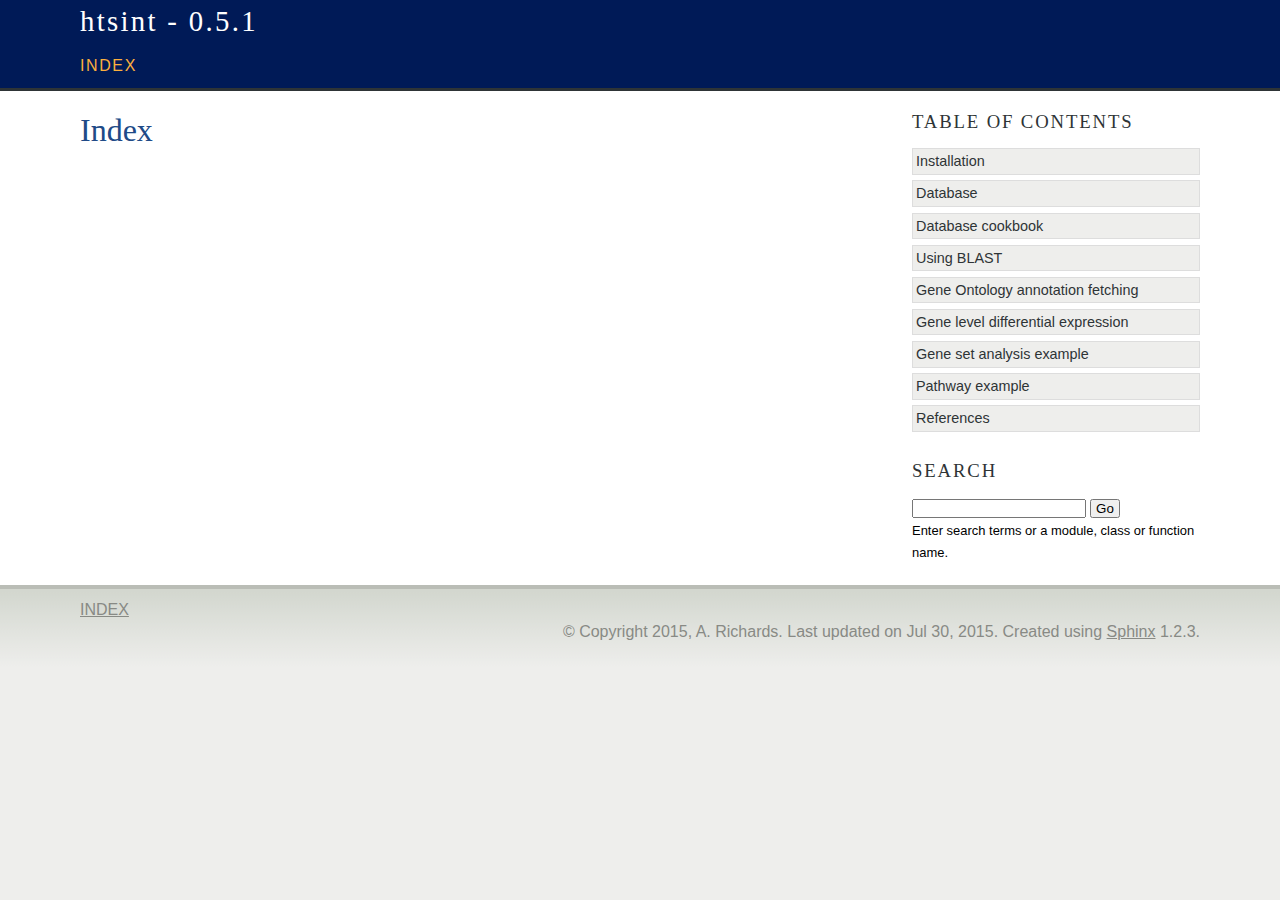
<file: genindex.html>
<!DOCTYPE html PUBLIC "-//W3C//DTD XHTML 1.0 Transitional//EN"
  "http://www.w3.org/TR/xhtml1/DTD/xhtml1-transitional.dtd">


<html xmlns="http://www.w3.org/1999/xhtml">
  <head>
    <meta http-equiv="Content-Type" content="text/html; charset=utf-8" />
    
    <title>Index &mdash; htsint - 0.5.1</title>
    
    <link rel="stylesheet" href="_static/agogo.css" type="text/css" />
    <link rel="stylesheet" href="_static/pygments.css" type="text/css" />
    
    <script type="text/javascript">
      var DOCUMENTATION_OPTIONS = {
        URL_ROOT:    './',
        VERSION:     '1.0',
        COLLAPSE_INDEX: false,
        FILE_SUFFIX: '.html',
        HAS_SOURCE:  true
      };
    </script>
    <script type="text/javascript" src="_static/jquery.js"></script>
    <script type="text/javascript" src="_static/underscore.js"></script>
    <script type="text/javascript" src="_static/doctools.js"></script>
    <link rel="top" title="htsint - 0.5.1" href="index.html" /> 
  </head>
  <body>
    <div class="header-wrapper">
      <div class="header">
        <div class="headertitle"><a
          href="index.html">htsint - 0.5.1</a></div>
        <div class="rel">
          <a href="#" title="General Index"
             accesskey="I">index</a>
        </div>
       </div>
    </div>

    <div class="content-wrapper">
      <div class="content">
        <div class="document">
            
      <div class="documentwrapper">
        <div class="bodywrapper">
          <div class="body">
            

<h1 id="index">Index</h1>

<div class="genindex-jumpbox">
 
</div>


          </div>
        </div>
      </div>
        </div>
        <div class="sidebar">
          <h3>Table Of Contents</h3>
          <ul>
<li class="toctree-l1"><a class="reference internal" href="install.html">Installation</a></li>
<li class="toctree-l1"><a class="reference internal" href="database.html">Database</a></li>
</ul>
<ul>
<li class="toctree-l1"><a class="reference internal" href="database-cookbook.html">Database cookbook</a></li>
<li class="toctree-l1"><a class="reference internal" href="blast.html">Using BLAST</a></li>
<li class="toctree-l1"><a class="reference internal" href="annotation-fetching.html">Gene Ontology annotation fetching</a></li>
<li class="toctree-l1"><a class="reference internal" href="deseq-example.html">Gene level differential expression</a></li>
<li class="toctree-l1"><a class="reference internal" href="gsa-example.html">Gene set analysis example</a></li>
<li class="toctree-l1"><a class="reference internal" href="pathway-example.html">Pathway example</a></li>
<li class="toctree-l1"><a class="reference internal" href="references.html">References</a></li>
</ul>

          <h3 style="margin-top: 1.5em;">Search</h3>
          <form class="search" action="search.html" method="get">
            <input type="text" name="q" />
            <input type="submit" value="Go" />
            <input type="hidden" name="check_keywords" value="yes" />
            <input type="hidden" name="area" value="default" />
          </form>
          <p class="searchtip" style="font-size: 90%">
            Enter search terms or a module, class or function name.
          </p>
        </div>
        <div class="clearer"></div>
      </div>
    </div>

    <div class="footer-wrapper">
      <div class="footer">
        <div class="left">
          <a href="#" title="General Index"
             >index</a>
        </div>

        <div class="right">
          
    <div class="footer">
        &copy; Copyright 2015, A. Richards.
      Last updated on Jul 30, 2015.
      Created using <a href="http://sphinx-doc.org/">Sphinx</a> 1.2.3.
    </div>
        </div>
        <div class="clearer"></div>
      </div>
    </div>

  </body>
</html>
</file>
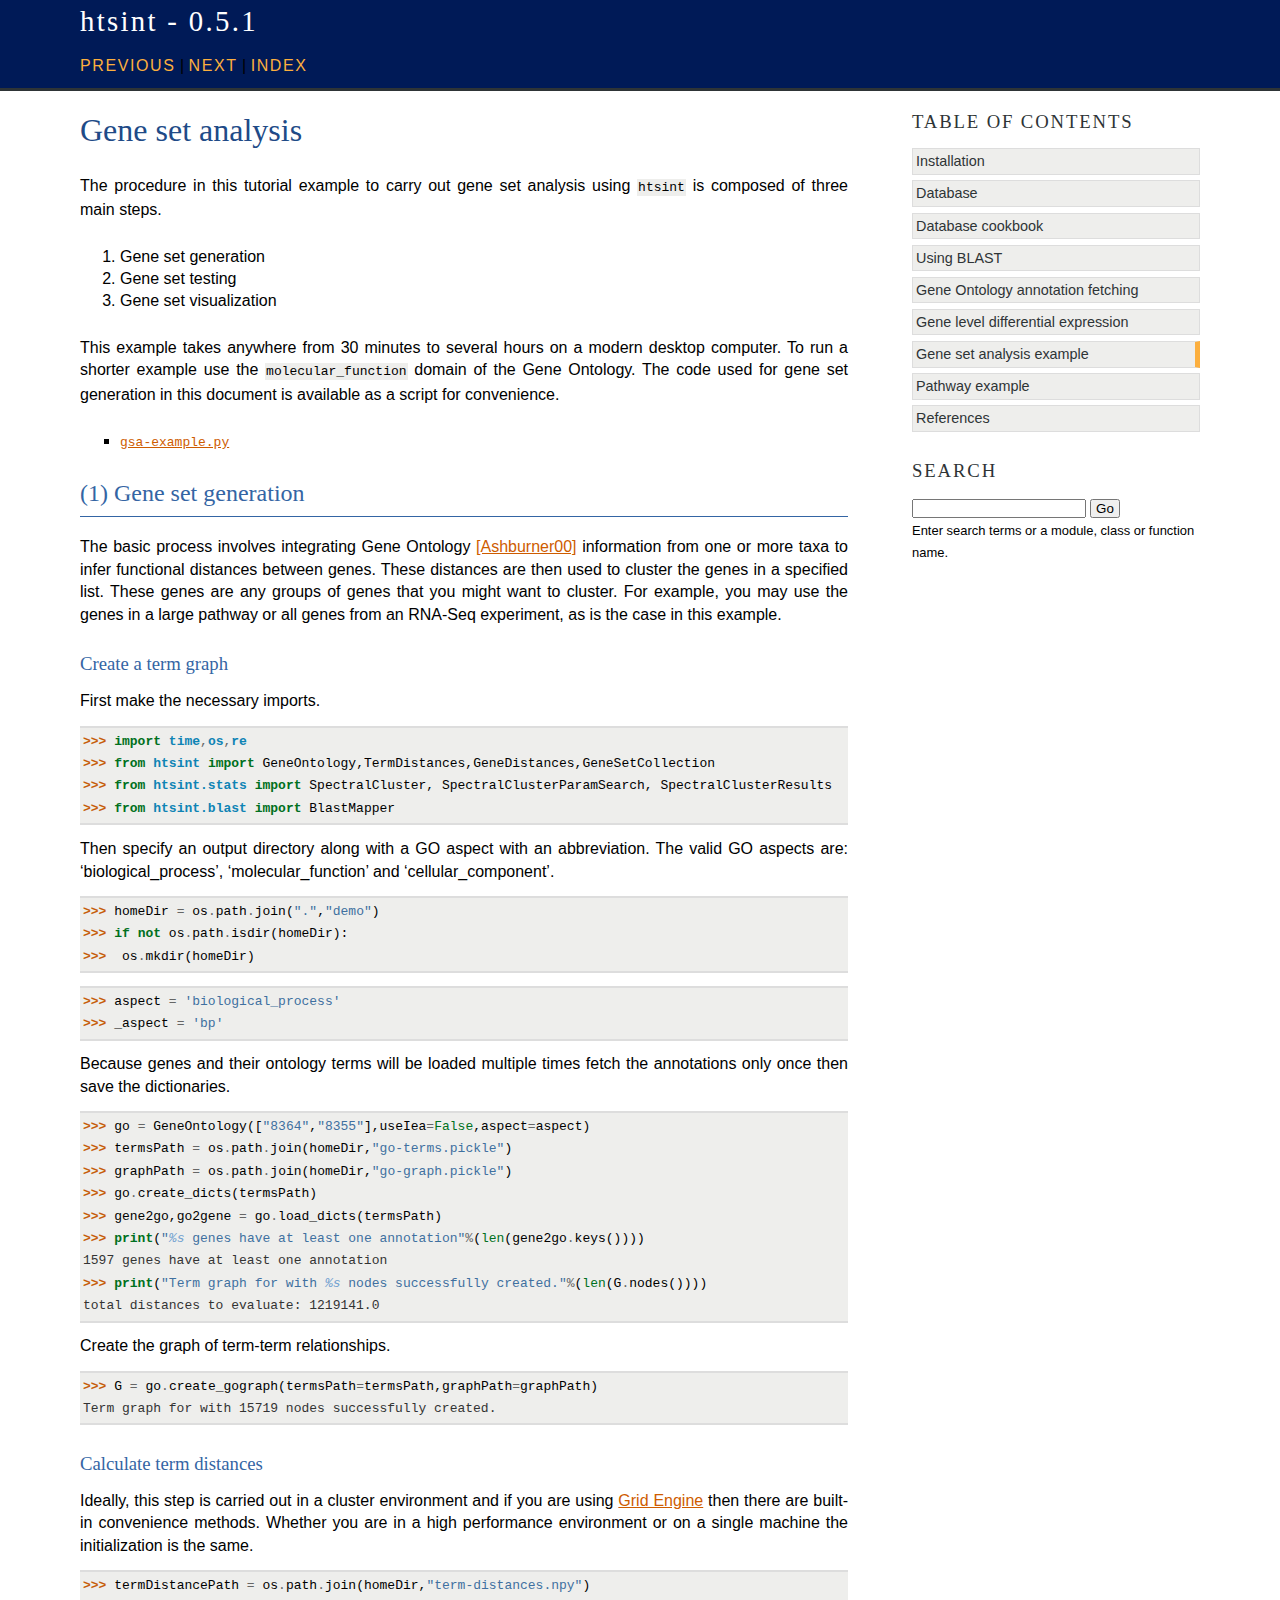
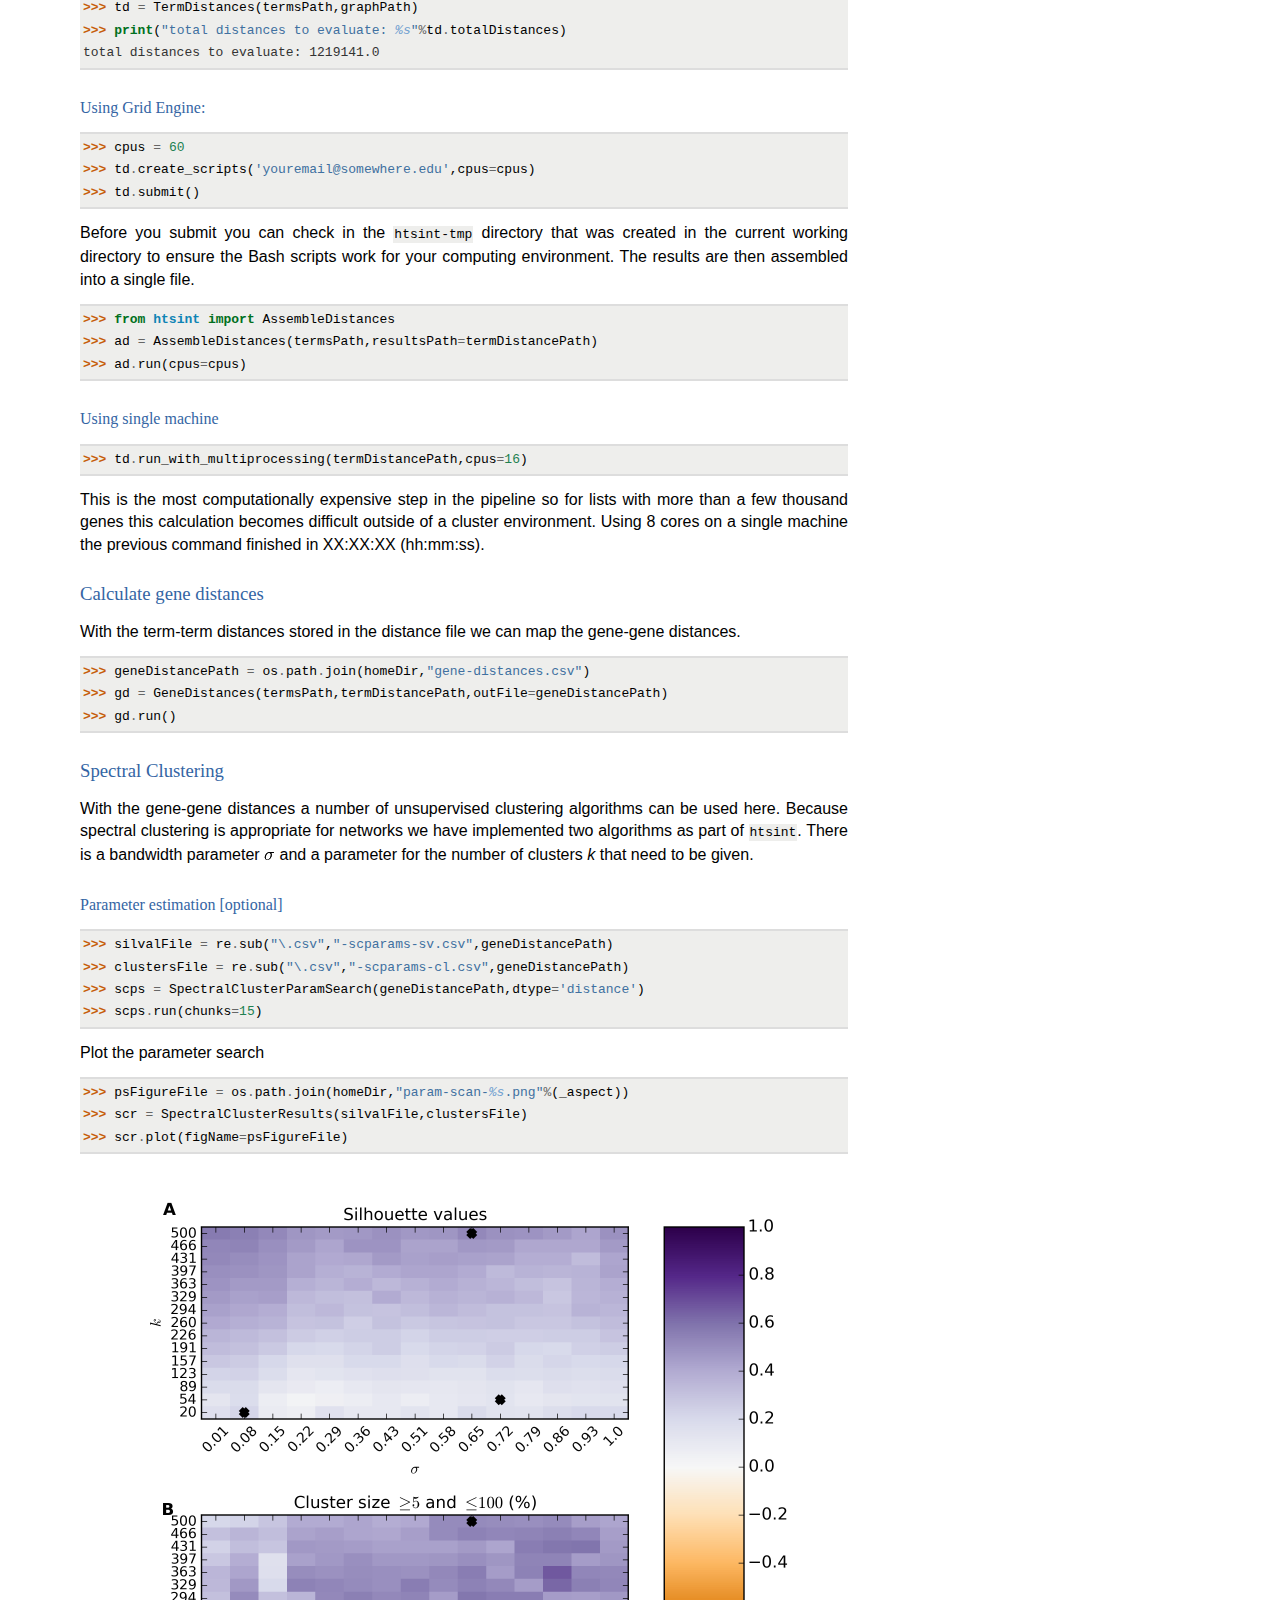
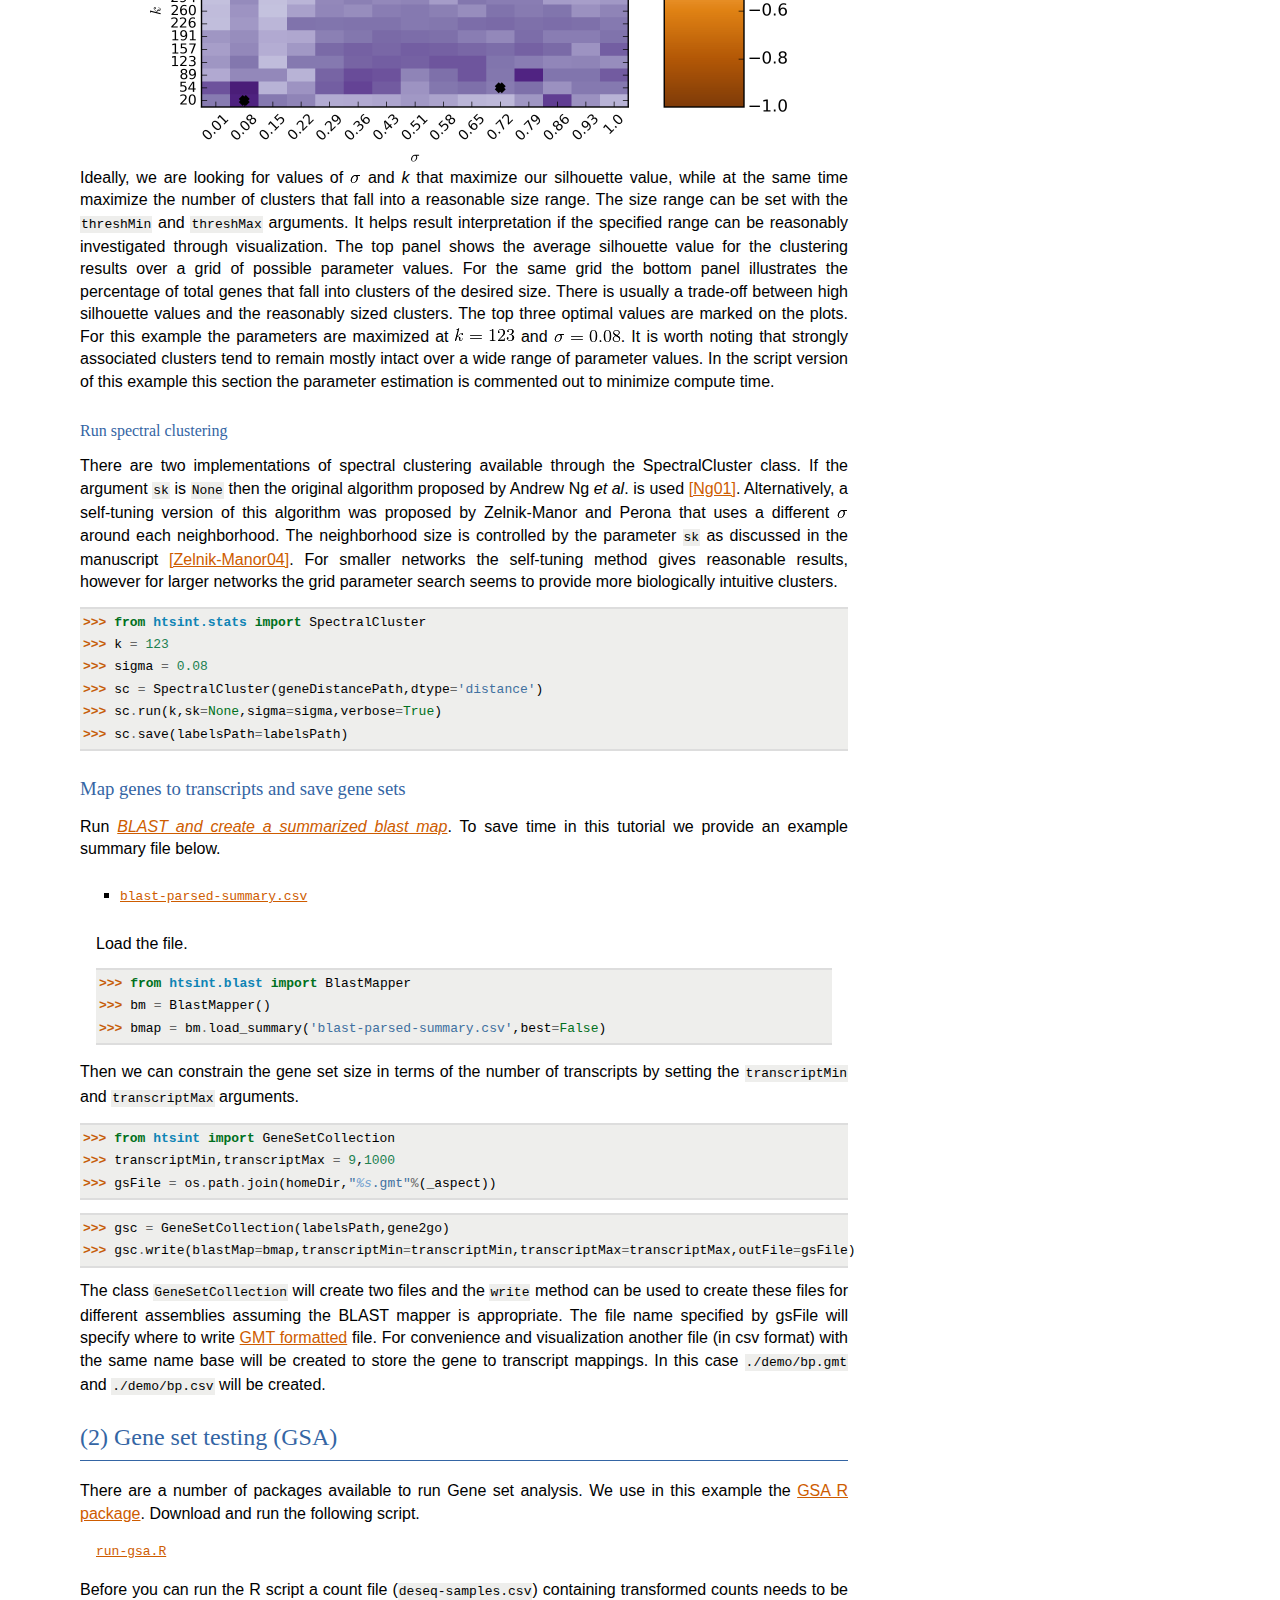
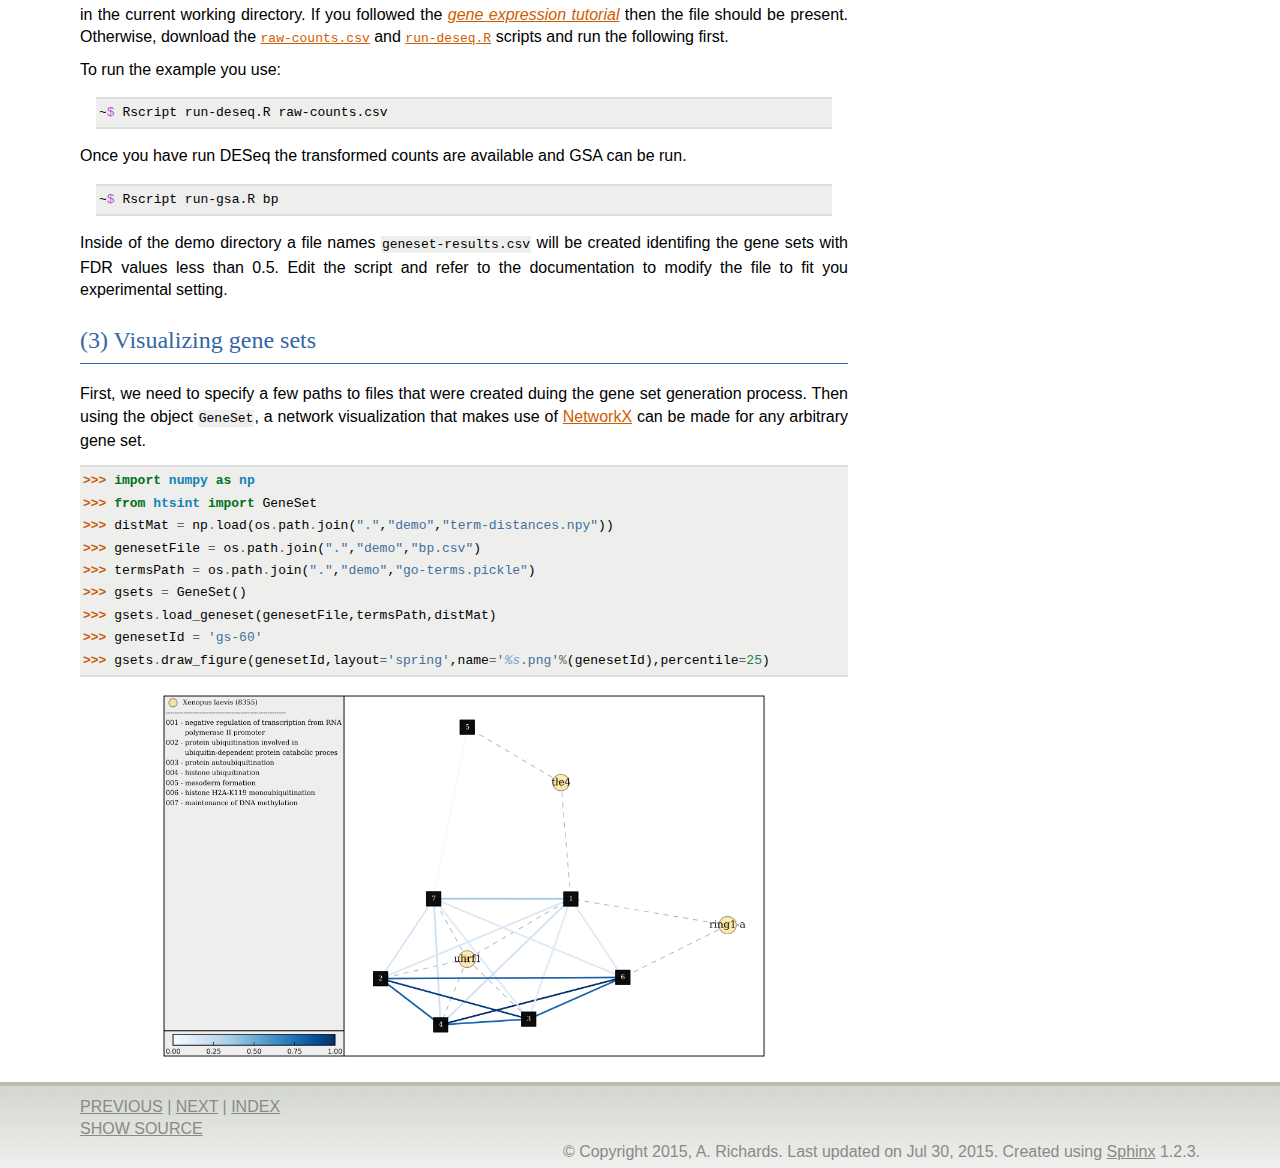
<file: gsa-example.html>
<!DOCTYPE html PUBLIC "-//W3C//DTD XHTML 1.0 Transitional//EN"
  "http://www.w3.org/TR/xhtml1/DTD/xhtml1-transitional.dtd">


<html xmlns="http://www.w3.org/1999/xhtml">
  <head>
    <meta http-equiv="Content-Type" content="text/html; charset=utf-8" />
    
    <title>Gene set analysis &mdash; htsint - 0.5.1</title>
    
    <link rel="stylesheet" href="_static/agogo.css" type="text/css" />
    <link rel="stylesheet" href="_static/pygments.css" type="text/css" />
    
    <script type="text/javascript">
      var DOCUMENTATION_OPTIONS = {
        URL_ROOT:    './',
        VERSION:     '1.0',
        COLLAPSE_INDEX: false,
        FILE_SUFFIX: '.html',
        HAS_SOURCE:  true
      };
    </script>
    <script type="text/javascript" src="_static/jquery.js"></script>
    <script type="text/javascript" src="_static/underscore.js"></script>
    <script type="text/javascript" src="_static/doctools.js"></script>
    <link rel="top" title="htsint - 0.5.1" href="index.html" />
    <link rel="next" title="Pathway example" href="pathway-example.html" />
    <link rel="prev" title="Differential expression analysis" href="deseq-example.html" /> 
  </head>
  <body>
    <div class="header-wrapper">
      <div class="header">
        <div class="headertitle"><a
          href="index.html">htsint - 0.5.1</a></div>
        <div class="rel">
          <a href="deseq-example.html" title="Differential expression analysis"
             accesskey="P">previous</a> |
          <a href="pathway-example.html" title="Pathway example"
             accesskey="N">next</a> |
          <a href="genindex.html" title="General Index"
             accesskey="I">index</a>
        </div>
       </div>
    </div>

    <div class="content-wrapper">
      <div class="content">
        <div class="document">
            
      <div class="documentwrapper">
        <div class="bodywrapper">
          <div class="body">
            
  <div class="section" id="gene-set-analysis">
<h1>Gene set analysis<a class="headerlink" href="#gene-set-analysis" title="Permalink to this headline">¶</a></h1>
<p>The procedure in this tutorial example to carry out gene set analysis using <tt class="docutils literal"><span class="pre">htsint</span></tt> is composed of three main steps.</p>
<blockquote>
<div><ol class="arabic simple">
<li>Gene set generation</li>
<li>Gene set testing</li>
<li>Gene set visualization</li>
</ol>
</div></blockquote>
<p>This example takes anywhere from 30 minutes to several hours on a modern desktop computer.  To run a shorter example use the <tt class="docutils literal"><span class="pre">molecular_function</span></tt> domain of the Gene Ontology.  The code used for gene set generation in this document is available as a script for convenience.</p>
<blockquote>
<div><ul class="simple">
<li><a class="reference download internal" href="_downloads/gsa-example.py"><tt class="xref download docutils literal"><span class="pre">gsa-example.py</span></tt></a></li>
</ul>
</div></blockquote>
<div class="section" id="gene-set-generation">
<h2>(1) Gene set generation<a class="headerlink" href="#gene-set-generation" title="Permalink to this headline">¶</a></h2>
<p>The basic process involves integrating Gene Ontology <a class="reference internal" href="references.html#ashburner00" id="id1">[Ashburner00]</a> information from one or more taxa to infer functional distances between genes.  These distances are then used to cluster the genes in a specified list.  These genes are any groups of genes that you might want to cluster.  For example, you may use the genes in a large pathway or all genes from an RNA-Seq experiment, as is the case in this example.</p>
<div class="section" id="create-a-term-graph">
<h3>Create a term graph<a class="headerlink" href="#create-a-term-graph" title="Permalink to this headline">¶</a></h3>
<p>First make the necessary imports.</p>
<div class="highlight-python"><div class="highlight"><pre><span class="gp">&gt;&gt;&gt; </span><span class="kn">import</span> <span class="nn">time</span><span class="o">,</span><span class="nn">os</span><span class="o">,</span><span class="nn">re</span>
<span class="gp">&gt;&gt;&gt; </span><span class="kn">from</span> <span class="nn">htsint</span> <span class="kn">import</span> <span class="n">GeneOntology</span><span class="p">,</span><span class="n">TermDistances</span><span class="p">,</span><span class="n">GeneDistances</span><span class="p">,</span><span class="n">GeneSetCollection</span>
<span class="gp">&gt;&gt;&gt; </span><span class="kn">from</span> <span class="nn">htsint.stats</span> <span class="kn">import</span> <span class="n">SpectralCluster</span><span class="p">,</span> <span class="n">SpectralClusterParamSearch</span><span class="p">,</span> <span class="n">SpectralClusterResults</span>
<span class="gp">&gt;&gt;&gt; </span><span class="kn">from</span> <span class="nn">htsint.blast</span> <span class="kn">import</span> <span class="n">BlastMapper</span>
</pre></div>
</div>
<p>Then specify an output directory along with a GO aspect with an abbreviation.  The valid GO aspects are: &#8216;biological_process&#8217;, &#8216;molecular_function&#8217; and &#8216;cellular_component&#8217;.</p>
<div class="highlight-python"><div class="highlight"><pre><span class="gp">&gt;&gt;&gt; </span><span class="n">homeDir</span> <span class="o">=</span> <span class="n">os</span><span class="o">.</span><span class="n">path</span><span class="o">.</span><span class="n">join</span><span class="p">(</span><span class="s">&quot;.&quot;</span><span class="p">,</span><span class="s">&quot;demo&quot;</span><span class="p">)</span>
<span class="gp">&gt;&gt;&gt; </span><span class="k">if</span> <span class="ow">not</span> <span class="n">os</span><span class="o">.</span><span class="n">path</span><span class="o">.</span><span class="n">isdir</span><span class="p">(</span><span class="n">homeDir</span><span class="p">):</span>
<span class="gp">&gt;&gt;&gt; </span> <span class="n">os</span><span class="o">.</span><span class="n">mkdir</span><span class="p">(</span><span class="n">homeDir</span><span class="p">)</span>
</pre></div>
</div>
<div class="highlight-python"><div class="highlight"><pre><span class="gp">&gt;&gt;&gt; </span><span class="n">aspect</span> <span class="o">=</span> <span class="s">&#39;biological_process&#39;</span>
<span class="gp">&gt;&gt;&gt; </span><span class="n">_aspect</span> <span class="o">=</span> <span class="s">&#39;bp&#39;</span>
</pre></div>
</div>
<p>Because genes and their ontology terms will be loaded multiple times fetch the annotations only once then save the dictionaries.</p>
<div class="highlight-python"><div class="highlight"><pre><span class="gp">&gt;&gt;&gt; </span><span class="n">go</span> <span class="o">=</span> <span class="n">GeneOntology</span><span class="p">([</span><span class="s">&quot;8364&quot;</span><span class="p">,</span><span class="s">&quot;8355&quot;</span><span class="p">],</span><span class="n">useIea</span><span class="o">=</span><span class="bp">False</span><span class="p">,</span><span class="n">aspect</span><span class="o">=</span><span class="n">aspect</span><span class="p">)</span>
<span class="gp">&gt;&gt;&gt; </span><span class="n">termsPath</span> <span class="o">=</span> <span class="n">os</span><span class="o">.</span><span class="n">path</span><span class="o">.</span><span class="n">join</span><span class="p">(</span><span class="n">homeDir</span><span class="p">,</span><span class="s">&quot;go-terms.pickle&quot;</span><span class="p">)</span>
<span class="gp">&gt;&gt;&gt; </span><span class="n">graphPath</span> <span class="o">=</span> <span class="n">os</span><span class="o">.</span><span class="n">path</span><span class="o">.</span><span class="n">join</span><span class="p">(</span><span class="n">homeDir</span><span class="p">,</span><span class="s">&quot;go-graph.pickle&quot;</span><span class="p">)</span>
<span class="gp">&gt;&gt;&gt; </span><span class="n">go</span><span class="o">.</span><span class="n">create_dicts</span><span class="p">(</span><span class="n">termsPath</span><span class="p">)</span>
<span class="gp">&gt;&gt;&gt; </span><span class="n">gene2go</span><span class="p">,</span><span class="n">go2gene</span> <span class="o">=</span> <span class="n">go</span><span class="o">.</span><span class="n">load_dicts</span><span class="p">(</span><span class="n">termsPath</span><span class="p">)</span>
<span class="gp">&gt;&gt;&gt; </span><span class="k">print</span><span class="p">(</span><span class="s">&quot;</span><span class="si">%s</span><span class="s"> genes have at least one annotation&quot;</span><span class="o">%</span><span class="p">(</span><span class="nb">len</span><span class="p">(</span><span class="n">gene2go</span><span class="o">.</span><span class="n">keys</span><span class="p">())))</span>
<span class="go">1597 genes have at least one annotation</span>
<span class="gp">&gt;&gt;&gt; </span><span class="k">print</span><span class="p">(</span><span class="s">&quot;Term graph for with </span><span class="si">%s</span><span class="s"> nodes successfully created.&quot;</span><span class="o">%</span><span class="p">(</span><span class="nb">len</span><span class="p">(</span><span class="n">G</span><span class="o">.</span><span class="n">nodes</span><span class="p">())))</span>
<span class="go">total distances to evaluate: 1219141.0</span>
</pre></div>
</div>
<p>Create the graph of term-term relationships.</p>
<div class="highlight-python"><div class="highlight"><pre><span class="gp">&gt;&gt;&gt; </span><span class="n">G</span> <span class="o">=</span> <span class="n">go</span><span class="o">.</span><span class="n">create_gograph</span><span class="p">(</span><span class="n">termsPath</span><span class="o">=</span><span class="n">termsPath</span><span class="p">,</span><span class="n">graphPath</span><span class="o">=</span><span class="n">graphPath</span><span class="p">)</span>
<span class="go">Term graph for with 15719 nodes successfully created.</span>
</pre></div>
</div>
</div>
<div class="section" id="calculate-term-distances">
<h3>Calculate term distances<a class="headerlink" href="#calculate-term-distances" title="Permalink to this headline">¶</a></h3>
<p>Ideally, this step is carried out in a cluster environment and if you are using <a class="reference external" href="http://gridscheduler.sourceforge.net">Grid Engine</a> then there are built-in convenience methods.  Whether you are in a high performance environment or on a single machine the initialization is the same.</p>
<div class="highlight-python"><div class="highlight"><pre><span class="gp">&gt;&gt;&gt; </span><span class="n">termDistancePath</span> <span class="o">=</span> <span class="n">os</span><span class="o">.</span><span class="n">path</span><span class="o">.</span><span class="n">join</span><span class="p">(</span><span class="n">homeDir</span><span class="p">,</span><span class="s">&quot;term-distances.npy&quot;</span><span class="p">)</span>
<span class="gp">&gt;&gt;&gt; </span><span class="n">td</span> <span class="o">=</span> <span class="n">TermDistances</span><span class="p">(</span><span class="n">termsPath</span><span class="p">,</span><span class="n">graphPath</span><span class="p">)</span>
<span class="gp">&gt;&gt;&gt; </span><span class="k">print</span><span class="p">(</span><span class="s">&quot;total distances to evaluate: </span><span class="si">%s</span><span class="s">&quot;</span><span class="o">%</span><span class="n">td</span><span class="o">.</span><span class="n">totalDistances</span><span class="p">)</span>
<span class="go">total distances to evaluate: 1219141.0</span>
</pre></div>
</div>
<div class="section" id="using-grid-engine">
<h4>Using Grid Engine:<a class="headerlink" href="#using-grid-engine" title="Permalink to this headline">¶</a></h4>
<div class="highlight-python"><div class="highlight"><pre><span class="gp">&gt;&gt;&gt; </span><span class="n">cpus</span> <span class="o">=</span> <span class="mi">60</span>
<span class="gp">&gt;&gt;&gt; </span><span class="n">td</span><span class="o">.</span><span class="n">create_scripts</span><span class="p">(</span><span class="s">&#39;youremail@somewhere.edu&#39;</span><span class="p">,</span><span class="n">cpus</span><span class="o">=</span><span class="n">cpus</span><span class="p">)</span>
<span class="gp">&gt;&gt;&gt; </span><span class="n">td</span><span class="o">.</span><span class="n">submit</span><span class="p">()</span>
</pre></div>
</div>
<p>Before you submit you can check in the <tt class="docutils literal"><span class="pre">htsint-tmp</span></tt> directory that was created in the current working directory to ensure the Bash scripts work for your computing environment.  The results are then assembled into a single file.</p>
<div class="highlight-python"><div class="highlight"><pre><span class="gp">&gt;&gt;&gt; </span><span class="kn">from</span> <span class="nn">htsint</span> <span class="kn">import</span> <span class="n">AssembleDistances</span>
<span class="gp">&gt;&gt;&gt; </span><span class="n">ad</span> <span class="o">=</span> <span class="n">AssembleDistances</span><span class="p">(</span><span class="n">termsPath</span><span class="p">,</span><span class="n">resultsPath</span><span class="o">=</span><span class="n">termDistancePath</span><span class="p">)</span>
<span class="gp">&gt;&gt;&gt; </span><span class="n">ad</span><span class="o">.</span><span class="n">run</span><span class="p">(</span><span class="n">cpus</span><span class="o">=</span><span class="n">cpus</span><span class="p">)</span>
</pre></div>
</div>
</div>
<div class="section" id="using-single-machine">
<h4>Using single machine<a class="headerlink" href="#using-single-machine" title="Permalink to this headline">¶</a></h4>
<div class="highlight-python"><div class="highlight"><pre><span class="gp">&gt;&gt;&gt; </span><span class="n">td</span><span class="o">.</span><span class="n">run_with_multiprocessing</span><span class="p">(</span><span class="n">termDistancePath</span><span class="p">,</span><span class="n">cpus</span><span class="o">=</span><span class="mi">16</span><span class="p">)</span>
</pre></div>
</div>
<p>This is the most computationally expensive step in the pipeline so for lists with more than a few thousand genes this calculation becomes difficult outside of a cluster environment.  Using 8 cores on a single machine the previous command finished in XX:XX:XX (hh:mm:ss).</p>
</div>
</div>
<div class="section" id="calculate-gene-distances">
<h3>Calculate gene distances<a class="headerlink" href="#calculate-gene-distances" title="Permalink to this headline">¶</a></h3>
<p>With the term-term distances stored in the distance file we can map the gene-gene distances.</p>
<div class="highlight-python"><div class="highlight"><pre><span class="gp">&gt;&gt;&gt; </span><span class="n">geneDistancePath</span> <span class="o">=</span> <span class="n">os</span><span class="o">.</span><span class="n">path</span><span class="o">.</span><span class="n">join</span><span class="p">(</span><span class="n">homeDir</span><span class="p">,</span><span class="s">&quot;gene-distances.csv&quot;</span><span class="p">)</span>
<span class="gp">&gt;&gt;&gt; </span><span class="n">gd</span> <span class="o">=</span> <span class="n">GeneDistances</span><span class="p">(</span><span class="n">termsPath</span><span class="p">,</span><span class="n">termDistancePath</span><span class="p">,</span><span class="n">outFile</span><span class="o">=</span><span class="n">geneDistancePath</span><span class="p">)</span>
<span class="gp">&gt;&gt;&gt; </span><span class="n">gd</span><span class="o">.</span><span class="n">run</span><span class="p">()</span>
</pre></div>
</div>
</div>
<div class="section" id="spectral-clustering">
<h3>Spectral Clustering<a class="headerlink" href="#spectral-clustering" title="Permalink to this headline">¶</a></h3>
<p>With the gene-gene distances a number of unsupervised clustering algorithms can be used here.  Because spectral clustering is appropriate for networks we have implemented two algorithms as part of <tt class="docutils literal"><span class="pre">htsint</span></tt>.  There is a bandwidth parameter <img class="math" src="_images/math/2298cf1485084afe72757a9c8483af49a138d81f.png" alt="\sigma"/> and a parameter for the number of clusters <cite>k</cite> that need to be given.</p>
<div class="section" id="parameter-estimation-optional">
<h4>Parameter estimation [optional]<a class="headerlink" href="#parameter-estimation-optional" title="Permalink to this headline">¶</a></h4>
<div class="highlight-python"><div class="highlight"><pre><span class="gp">&gt;&gt;&gt; </span><span class="n">silvalFile</span> <span class="o">=</span> <span class="n">re</span><span class="o">.</span><span class="n">sub</span><span class="p">(</span><span class="s">&quot;\.csv&quot;</span><span class="p">,</span><span class="s">&quot;-scparams-sv.csv&quot;</span><span class="p">,</span><span class="n">geneDistancePath</span><span class="p">)</span>
<span class="gp">&gt;&gt;&gt; </span><span class="n">clustersFile</span> <span class="o">=</span> <span class="n">re</span><span class="o">.</span><span class="n">sub</span><span class="p">(</span><span class="s">&quot;\.csv&quot;</span><span class="p">,</span><span class="s">&quot;-scparams-cl.csv&quot;</span><span class="p">,</span><span class="n">geneDistancePath</span><span class="p">)</span>
<span class="gp">&gt;&gt;&gt; </span><span class="n">scps</span> <span class="o">=</span> <span class="n">SpectralClusterParamSearch</span><span class="p">(</span><span class="n">geneDistancePath</span><span class="p">,</span><span class="n">dtype</span><span class="o">=</span><span class="s">&#39;distance&#39;</span><span class="p">)</span>
<span class="gp">&gt;&gt;&gt; </span><span class="n">scps</span><span class="o">.</span><span class="n">run</span><span class="p">(</span><span class="n">chunks</span><span class="o">=</span><span class="mi">15</span><span class="p">)</span>
</pre></div>
</div>
<p>Plot the parameter search</p>
<div class="highlight-python"><div class="highlight"><pre><span class="gp">&gt;&gt;&gt; </span><span class="n">psFigureFile</span> <span class="o">=</span> <span class="n">os</span><span class="o">.</span><span class="n">path</span><span class="o">.</span><span class="n">join</span><span class="p">(</span><span class="n">homeDir</span><span class="p">,</span><span class="s">&quot;param-scan-</span><span class="si">%s</span><span class="s">.png&quot;</span><span class="o">%</span><span class="p">(</span><span class="n">_aspect</span><span class="p">))</span>
<span class="gp">&gt;&gt;&gt; </span><span class="n">scr</span> <span class="o">=</span> <span class="n">SpectralClusterResults</span><span class="p">(</span><span class="n">silvalFile</span><span class="p">,</span><span class="n">clustersFile</span><span class="p">)</span>
<span class="gp">&gt;&gt;&gt; </span><span class="n">scr</span><span class="o">.</span><span class="n">plot</span><span class="p">(</span><span class="n">figName</span><span class="o">=</span><span class="n">psFigureFile</span><span class="p">)</span>
</pre></div>
</div>
<div class="align-center figure">
<a class="reference internal image-reference" href="_images/param-scan-bp.png"><img alt="parameter scan" src="_images/param-scan-bp.png" style="width: 700.0px; height: 600.0px;" /></a>
</div>
<p>Ideally, we are looking for values of <img class="math" src="_images/math/2298cf1485084afe72757a9c8483af49a138d81f.png" alt="\sigma"/> and <cite>k</cite> that maximize our silhouette value, while at the same time maximize the number of clusters that fall into a reasonable size range.  The size range can be set with the <tt class="docutils literal"><span class="pre">threshMin</span></tt> and <tt class="docutils literal"><span class="pre">threshMax</span></tt> arguments.  It helps result interpretation if the specified range can be reasonably investigated through visualization.  The top panel shows the average silhouette value for the clustering results over a grid of possible parameter values. For the same grid the bottom panel illustrates the percentage of total genes that fall into clusters of the desired size.  There is usually a trade-off between high silhouette values and the reasonably sized clusters.  The top three optimal values are marked on the plots.  For this example the parameters are maximized at <img class="math" src="_images/math/3b2f575eb4e7de2f7e39fc2cc2986fac142e0475.png" alt="k=123"/> and <img class="math" src="_images/math/fe818f5845875abf4a1b8bc1ab59e6325ffb9ef6.png" alt="\sigma=0.08"/>.  It is worth noting that strongly associated clusters tend to remain mostly intact over a wide range of parameter values.  In the script version of this example this section the parameter estimation is commented out to minimize compute time.</p>
</div>
<div class="section" id="run-spectral-clustering">
<h4>Run spectral clustering<a class="headerlink" href="#run-spectral-clustering" title="Permalink to this headline">¶</a></h4>
<p>There are two implementations of spectral clustering available through the SpectralCluster class.  If the argument <tt class="docutils literal"><span class="pre">sk</span></tt> is <tt class="docutils literal"><span class="pre">None</span></tt> then the original algorithm proposed by Andrew Ng <em>et al</em>. is used <a class="reference internal" href="references.html#ng01" id="id2">[Ng01]</a>.  Alternatively, a self-tuning version of this algorithm was proposed by Zelnik-Manor and Perona that uses a different <img class="math" src="_images/math/2298cf1485084afe72757a9c8483af49a138d81f.png" alt="\sigma"/> around each neighborhood.  The neighborhood size is controlled by the parameter <tt class="docutils literal"><span class="pre">sk</span></tt> as discussed in the manuscript <a class="reference internal" href="references.html#zelnik-manor04" id="id3">[Zelnik-Manor04]</a>.  For smaller networks the self-tuning method gives reasonable results, however for larger networks the grid parameter search seems to provide more biologically intuitive clusters.</p>
<div class="highlight-python"><div class="highlight"><pre><span class="gp">&gt;&gt;&gt; </span><span class="kn">from</span> <span class="nn">htsint.stats</span> <span class="kn">import</span> <span class="n">SpectralCluster</span>
<span class="gp">&gt;&gt;&gt; </span><span class="n">k</span> <span class="o">=</span> <span class="mi">123</span>
<span class="gp">&gt;&gt;&gt; </span><span class="n">sigma</span> <span class="o">=</span> <span class="mf">0.08</span>
<span class="gp">&gt;&gt;&gt; </span><span class="n">sc</span> <span class="o">=</span> <span class="n">SpectralCluster</span><span class="p">(</span><span class="n">geneDistancePath</span><span class="p">,</span><span class="n">dtype</span><span class="o">=</span><span class="s">&#39;distance&#39;</span><span class="p">)</span>
<span class="gp">&gt;&gt;&gt; </span><span class="n">sc</span><span class="o">.</span><span class="n">run</span><span class="p">(</span><span class="n">k</span><span class="p">,</span><span class="n">sk</span><span class="o">=</span><span class="bp">None</span><span class="p">,</span><span class="n">sigma</span><span class="o">=</span><span class="n">sigma</span><span class="p">,</span><span class="n">verbose</span><span class="o">=</span><span class="bp">True</span><span class="p">)</span>
<span class="gp">&gt;&gt;&gt; </span><span class="n">sc</span><span class="o">.</span><span class="n">save</span><span class="p">(</span><span class="n">labelsPath</span><span class="o">=</span><span class="n">labelsPath</span><span class="p">)</span>
</pre></div>
</div>
</div>
</div>
<div class="section" id="map-genes-to-transcripts-and-save-gene-sets">
<h3>Map genes to transcripts and save gene sets<a class="headerlink" href="#map-genes-to-transcripts-and-save-gene-sets" title="Permalink to this headline">¶</a></h3>
<p>Run <a class="reference internal" href="blast.html"><em>BLAST and create a summarized blast map</em></a>.  To save time in this tutorial we provide an example summary file below.</p>
<blockquote>
<div><ul class="simple">
<li><a class="reference download internal" href="_downloads/blast-parsed-summary.csv"><tt class="xref download docutils literal"><span class="pre">blast-parsed-summary.csv</span></tt></a></li>
</ul>
<p>Load the file.</p>
<div class="highlight-python"><div class="highlight"><pre><span class="gp">&gt;&gt;&gt; </span><span class="kn">from</span> <span class="nn">htsint.blast</span> <span class="kn">import</span> <span class="n">BlastMapper</span>
<span class="gp">&gt;&gt;&gt; </span><span class="n">bm</span> <span class="o">=</span> <span class="n">BlastMapper</span><span class="p">()</span>
<span class="gp">&gt;&gt;&gt; </span><span class="n">bmap</span> <span class="o">=</span> <span class="n">bm</span><span class="o">.</span><span class="n">load_summary</span><span class="p">(</span><span class="s">&#39;blast-parsed-summary.csv&#39;</span><span class="p">,</span><span class="n">best</span><span class="o">=</span><span class="bp">False</span><span class="p">)</span>
</pre></div>
</div>
</div></blockquote>
<p>Then we can constrain the gene set size in terms of the number of transcripts by setting the <tt class="docutils literal"><span class="pre">transcriptMin</span></tt> and <tt class="docutils literal"><span class="pre">transcriptMax</span></tt> arguments.</p>
<div class="highlight-python"><div class="highlight"><pre><span class="gp">&gt;&gt;&gt; </span><span class="kn">from</span> <span class="nn">htsint</span> <span class="kn">import</span> <span class="n">GeneSetCollection</span>
<span class="gp">&gt;&gt;&gt; </span><span class="n">transcriptMin</span><span class="p">,</span><span class="n">transcriptMax</span> <span class="o">=</span> <span class="mi">9</span><span class="p">,</span><span class="mi">1000</span>
<span class="gp">&gt;&gt;&gt; </span><span class="n">gsFile</span> <span class="o">=</span> <span class="n">os</span><span class="o">.</span><span class="n">path</span><span class="o">.</span><span class="n">join</span><span class="p">(</span><span class="n">homeDir</span><span class="p">,</span><span class="s">&quot;</span><span class="si">%s</span><span class="s">.gmt&quot;</span><span class="o">%</span><span class="p">(</span><span class="n">_aspect</span><span class="p">))</span>
</pre></div>
</div>
<div class="highlight-python"><div class="highlight"><pre><span class="gp">&gt;&gt;&gt; </span><span class="n">gsc</span> <span class="o">=</span> <span class="n">GeneSetCollection</span><span class="p">(</span><span class="n">labelsPath</span><span class="p">,</span><span class="n">gene2go</span><span class="p">)</span>
<span class="gp">&gt;&gt;&gt; </span><span class="n">gsc</span><span class="o">.</span><span class="n">write</span><span class="p">(</span><span class="n">blastMap</span><span class="o">=</span><span class="n">bmap</span><span class="p">,</span><span class="n">transcriptMin</span><span class="o">=</span><span class="n">transcriptMin</span><span class="p">,</span><span class="n">transcriptMax</span><span class="o">=</span><span class="n">transcriptMax</span><span class="p">,</span><span class="n">outFile</span><span class="o">=</span><span class="n">gsFile</span><span class="p">)</span>
</pre></div>
</div>
<p>The class <tt class="docutils literal"><span class="pre">GeneSetCollection</span></tt> will create two files and the <tt class="docutils literal"><span class="pre">write</span></tt> method can be used to create these files for different assemblies assuming the BLAST mapper is appropriate.  The file name specified by gsFile will specify where to write <a class="reference external" href="http://www.broadinstitute.org/cancer/software/gsea/wiki/index.php/Data_formats#GMT:_Gene_Matrix_Transposed_file_format_.28.2A.gmt.29">GMT formatted</a> file.  For convenience and visualization another file (in csv format) with the same  name base will be created to store the gene to transcript mappings.  In this case <tt class="docutils literal"><span class="pre">./demo/bp.gmt</span></tt> and <tt class="docutils literal"><span class="pre">./demo/bp.csv</span></tt> will be created.</p>
</div>
</div>
<div class="section" id="gene-set-testing-gsa">
<h2>(2) Gene set testing (GSA)<a class="headerlink" href="#gene-set-testing-gsa" title="Permalink to this headline">¶</a></h2>
<p>There are a number of packages available to run Gene set analysis.  We use in this example the <a class="reference external" href="http://cran.r-project.org/web/packages/GSA/GSA.pdf">GSA R package</a>.  Download and run the following script.</p>
<blockquote>
<div><a class="reference download internal" href="_downloads/run-gsa.R"><tt class="xref download docutils literal"><span class="pre">run-gsa.R</span></tt></a></div></blockquote>
<p>Before you can run the R script a count file (<tt class="docutils literal"><span class="pre">deseq-samples.csv</span></tt>) containing transformed counts needs to be in the current working directory.  If you followed the <a class="reference internal" href="deseq-example.html"><em>gene expression tutorial</em></a> then the file should be present.  Otherwise, download the <a class="reference download internal" href="_downloads/raw-counts.csv"><tt class="xref download docutils literal"><span class="pre">raw-counts.csv</span></tt></a> and  <a class="reference download internal" href="_downloads/run-deseq.R"><tt class="xref download docutils literal"><span class="pre">run-deseq.R</span></tt></a> scripts and run the following first.</p>
<p>To run the example you use:</p>
<blockquote>
<div><div class="highlight-bash"><div class="highlight"><pre>~<span class="nv">$ </span>Rscript run-deseq.R raw-counts.csv
</pre></div>
</div>
</div></blockquote>
<p>Once you have run DESeq the transformed counts are available and GSA can be run.</p>
<blockquote>
<div><div class="highlight-bash"><div class="highlight"><pre>~<span class="nv">$ </span>Rscript run-gsa.R bp
</pre></div>
</div>
</div></blockquote>
<p>Inside of the demo directory a file names <tt class="docutils literal"><span class="pre">geneset-results.csv</span></tt> will be created identifing the gene sets with FDR values less than 0.5.  Edit the script and refer to the documentation to modify the file to fit you experimental setting.</p>
</div>
<div class="section" id="visualizing-gene-sets">
<h2>(3) Visualizing gene sets<a class="headerlink" href="#visualizing-gene-sets" title="Permalink to this headline">¶</a></h2>
<p>First, we need to specify a few paths to files that were created duing the gene set generation process.  Then using the object <tt class="docutils literal"><span class="pre">GeneSet</span></tt>, a network visualization that makes use of <a class="reference external" href="http://networkx.github.io/">NetworkX</a> can be made for any arbitrary gene set.</p>
<div class="highlight-python"><div class="highlight"><pre><span class="gp">&gt;&gt;&gt; </span><span class="kn">import</span> <span class="nn">numpy</span> <span class="kn">as</span> <span class="nn">np</span>
<span class="gp">&gt;&gt;&gt; </span><span class="kn">from</span> <span class="nn">htsint</span> <span class="kn">import</span> <span class="n">GeneSet</span>
<span class="gp">&gt;&gt;&gt; </span><span class="n">distMat</span> <span class="o">=</span> <span class="n">np</span><span class="o">.</span><span class="n">load</span><span class="p">(</span><span class="n">os</span><span class="o">.</span><span class="n">path</span><span class="o">.</span><span class="n">join</span><span class="p">(</span><span class="s">&quot;.&quot;</span><span class="p">,</span><span class="s">&quot;demo&quot;</span><span class="p">,</span><span class="s">&quot;term-distances.npy&quot;</span><span class="p">))</span>
<span class="gp">&gt;&gt;&gt; </span><span class="n">genesetFile</span> <span class="o">=</span> <span class="n">os</span><span class="o">.</span><span class="n">path</span><span class="o">.</span><span class="n">join</span><span class="p">(</span><span class="s">&quot;.&quot;</span><span class="p">,</span><span class="s">&quot;demo&quot;</span><span class="p">,</span><span class="s">&quot;bp.csv&quot;</span><span class="p">)</span>
<span class="gp">&gt;&gt;&gt; </span><span class="n">termsPath</span> <span class="o">=</span> <span class="n">os</span><span class="o">.</span><span class="n">path</span><span class="o">.</span><span class="n">join</span><span class="p">(</span><span class="s">&quot;.&quot;</span><span class="p">,</span><span class="s">&quot;demo&quot;</span><span class="p">,</span><span class="s">&quot;go-terms.pickle&quot;</span><span class="p">)</span>
<span class="gp">&gt;&gt;&gt; </span><span class="n">gsets</span> <span class="o">=</span> <span class="n">GeneSet</span><span class="p">()</span>
<span class="gp">&gt;&gt;&gt; </span><span class="n">gsets</span><span class="o">.</span><span class="n">load_geneset</span><span class="p">(</span><span class="n">genesetFile</span><span class="p">,</span><span class="n">termsPath</span><span class="p">,</span><span class="n">distMat</span><span class="p">)</span>
<span class="gp">&gt;&gt;&gt; </span><span class="n">genesetId</span> <span class="o">=</span> <span class="s">&#39;gs-60&#39;</span>
<span class="gp">&gt;&gt;&gt; </span><span class="n">gsets</span><span class="o">.</span><span class="n">draw_figure</span><span class="p">(</span><span class="n">genesetId</span><span class="p">,</span><span class="n">layout</span><span class="o">=</span><span class="s">&#39;spring&#39;</span><span class="p">,</span><span class="n">name</span><span class="o">=</span><span class="s">&#39;</span><span class="si">%s</span><span class="s">.png&#39;</span><span class="o">%</span><span class="p">(</span><span class="n">genesetId</span><span class="p">),</span><span class="n">percentile</span><span class="o">=</span><span class="mi">25</span><span class="p">)</span>
</pre></div>
</div>
<div class="align-center figure">
<a class="reference internal image-reference" href="_images/gs-60.png"><img alt="example gene set" src="_images/gs-60.png" style="width: 612.0px; height: 372.0px;" /></a>
</div>
</div>
</div>


          </div>
        </div>
      </div>
        </div>
        <div class="sidebar">
          <h3>Table Of Contents</h3>
          <ul>
<li class="toctree-l1"><a class="reference internal" href="install.html">Installation</a></li>
<li class="toctree-l1"><a class="reference internal" href="database.html">Database</a></li>
</ul>
<ul class="current">
<li class="toctree-l1"><a class="reference internal" href="database-cookbook.html">Database cookbook</a></li>
<li class="toctree-l1"><a class="reference internal" href="blast.html">Using BLAST</a></li>
<li class="toctree-l1"><a class="reference internal" href="annotation-fetching.html">Gene Ontology annotation fetching</a></li>
<li class="toctree-l1"><a class="reference internal" href="deseq-example.html">Gene level differential expression</a></li>
<li class="toctree-l1 current"><a class="current reference internal" href="">Gene set analysis example</a></li>
<li class="toctree-l1"><a class="reference internal" href="pathway-example.html">Pathway example</a></li>
<li class="toctree-l1"><a class="reference internal" href="references.html">References</a></li>
</ul>

          <h3 style="margin-top: 1.5em;">Search</h3>
          <form class="search" action="search.html" method="get">
            <input type="text" name="q" />
            <input type="submit" value="Go" />
            <input type="hidden" name="check_keywords" value="yes" />
            <input type="hidden" name="area" value="default" />
          </form>
          <p class="searchtip" style="font-size: 90%">
            Enter search terms or a module, class or function name.
          </p>
        </div>
        <div class="clearer"></div>
      </div>
    </div>

    <div class="footer-wrapper">
      <div class="footer">
        <div class="left">
          <a href="deseq-example.html" title="Differential expression analysis"
             >previous</a> |
          <a href="pathway-example.html" title="Pathway example"
             >next</a> |
          <a href="genindex.html" title="General Index"
             >index</a>
            <br/>
            <a href="_sources/gsa-example.txt"
               rel="nofollow">Show Source</a>
        </div>

        <div class="right">
          
    <div class="footer">
        &copy; Copyright 2015, A. Richards.
      Last updated on Jul 30, 2015.
      Created using <a href="http://sphinx-doc.org/">Sphinx</a> 1.2.3.
    </div>
        </div>
        <div class="clearer"></div>
      </div>
    </div>

  </body>
</html>
</file>
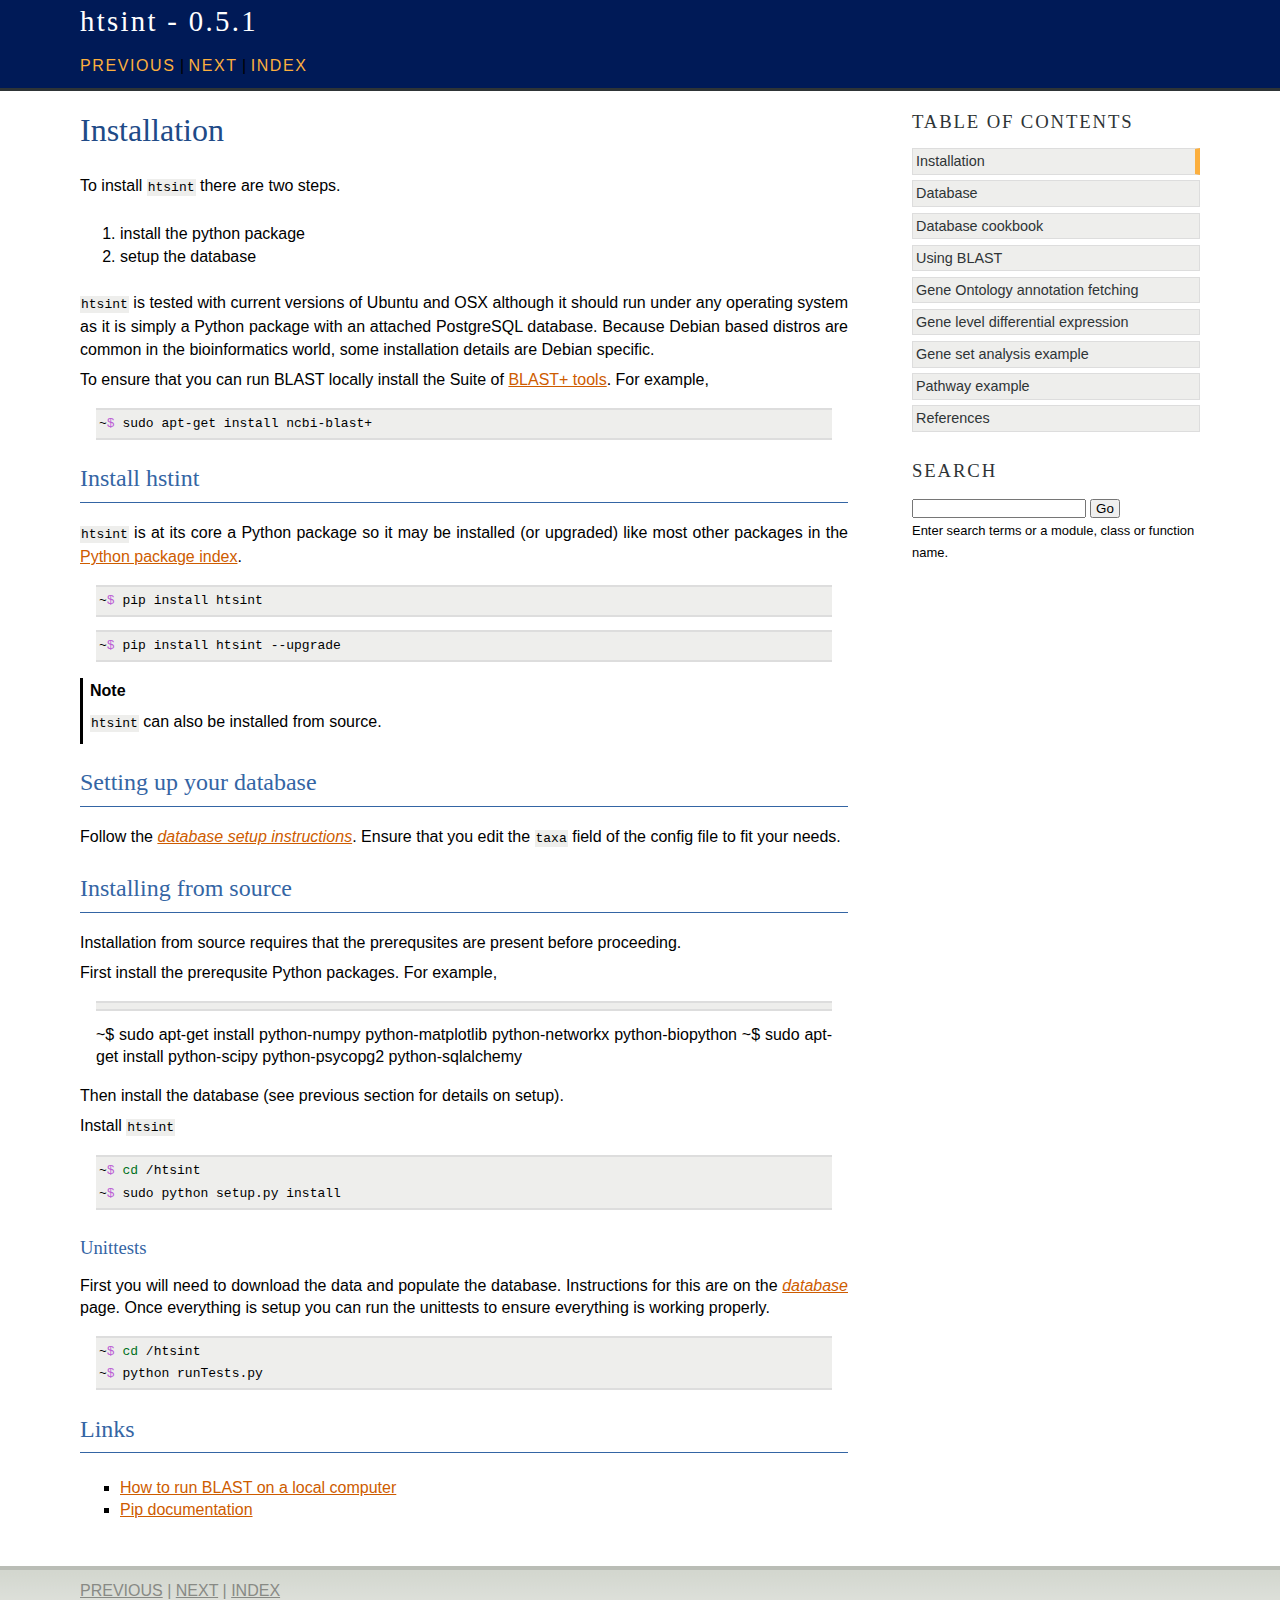
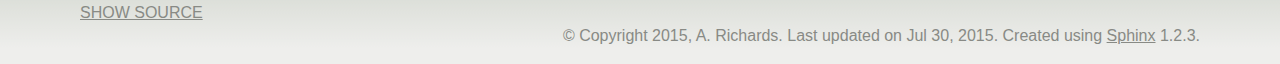
<file: install.html>
<!DOCTYPE html PUBLIC "-//W3C//DTD XHTML 1.0 Transitional//EN"
  "http://www.w3.org/TR/xhtml1/DTD/xhtml1-transitional.dtd">


<html xmlns="http://www.w3.org/1999/xhtml">
  <head>
    <meta http-equiv="Content-Type" content="text/html; charset=utf-8" />
    
    <title>Installation &mdash; htsint - 0.5.1</title>
    
    <link rel="stylesheet" href="_static/agogo.css" type="text/css" />
    <link rel="stylesheet" href="_static/pygments.css" type="text/css" />
    
    <script type="text/javascript">
      var DOCUMENTATION_OPTIONS = {
        URL_ROOT:    './',
        VERSION:     '1.0',
        COLLAPSE_INDEX: false,
        FILE_SUFFIX: '.html',
        HAS_SOURCE:  true
      };
    </script>
    <script type="text/javascript" src="_static/jquery.js"></script>
    <script type="text/javascript" src="_static/underscore.js"></script>
    <script type="text/javascript" src="_static/doctools.js"></script>
    <link rel="top" title="htsint - 0.5.1" href="index.html" />
    <link rel="next" title="Database" href="database.html" />
    <link rel="prev" title="htsint" href="index.html" /> 
  </head>
  <body>
    <div class="header-wrapper">
      <div class="header">
        <div class="headertitle"><a
          href="index.html">htsint - 0.5.1</a></div>
        <div class="rel">
          <a href="index.html" title="htsint"
             accesskey="P">previous</a> |
          <a href="database.html" title="Database"
             accesskey="N">next</a> |
          <a href="genindex.html" title="General Index"
             accesskey="I">index</a>
        </div>
       </div>
    </div>

    <div class="content-wrapper">
      <div class="content">
        <div class="document">
            
      <div class="documentwrapper">
        <div class="bodywrapper">
          <div class="body">
            
  <div class="section" id="installation">
<h1>Installation<a class="headerlink" href="#installation" title="Permalink to this headline">¶</a></h1>
<p>To install <tt class="docutils literal"><span class="pre">htsint</span></tt> there are two steps.</p>
<blockquote>
<div><ol class="arabic simple">
<li>install the python package</li>
<li>setup the database</li>
</ol>
</div></blockquote>
<p><tt class="docutils literal"><span class="pre">htsint</span></tt> is tested with current versions of Ubuntu and OSX although it should run under any operating system as it is simply a Python package with an attached PostgreSQL database.  Because Debian based distros are common in the bioinformatics world, some installation details are Debian specific.</p>
<p>To ensure that you can run BLAST locally install the Suite of <a class="reference external" href="http://blast.ncbi.nlm.nih.gov/Blast.cgi?CMD=Web&amp;PAGE_TYPE=BlastDocs&amp;DOC_TYPE=Download">BLAST+ tools</a>. For example,</p>
<blockquote>
<div><div class="highlight-bash"><div class="highlight"><pre>~<span class="nv">$ </span>sudo apt-get install ncbi-blast+
</pre></div>
</div>
</div></blockquote>
<div class="section" id="install-hstint">
<h2>Install hstint<a class="headerlink" href="#install-hstint" title="Permalink to this headline">¶</a></h2>
<p><tt class="docutils literal"><span class="pre">htsint</span></tt> is at its core a Python package so it may be installed (or upgraded) like most other packages in the <a class="reference external" href="PythonPackageIndex">Python package index</a>.</p>
<blockquote>
<div><div class="highlight-bash"><div class="highlight"><pre>~<span class="nv">$ </span>pip install htsint
</pre></div>
</div>
<div class="highlight-bash"><div class="highlight"><pre>~<span class="nv">$ </span>pip install htsint --upgrade
</pre></div>
</div>
</div></blockquote>
<div class="admonition note">
<p class="first admonition-title">Note</p>
<p class="last"><tt class="docutils literal"><span class="pre">htsint</span></tt> can also be installed from source.</p>
</div>
</div>
<div class="section" id="setting-up-your-database">
<h2>Setting up your database<a class="headerlink" href="#setting-up-your-database" title="Permalink to this headline">¶</a></h2>
<p>Follow the <a class="reference internal" href="database.html"><em>database setup instructions</em></a>. Ensure that you edit the <tt class="docutils literal"><span class="pre">taxa</span></tt> field of the config file to fit your needs.</p>
</div>
<div class="section" id="installing-from-source">
<h2>Installing from source<a class="headerlink" href="#installing-from-source" title="Permalink to this headline">¶</a></h2>
<p>Installation from source requires that the prerequsites are present before proceeding.</p>
<p>First install the prerequsite Python packages.  For example,</p>
<blockquote>
<div><div class="highlight-bash"><div class="highlight"><pre>
</pre></div>
</div>
<p>~$ sudo apt-get install python-numpy python-matplotlib python-networkx python-biopython
~$ sudo apt-get install python-scipy python-psycopg2 python-sqlalchemy</p>
</div></blockquote>
<p>Then install the database (see previous section for details on setup).</p>
<p>Install <tt class="docutils literal"><span class="pre">htsint</span></tt></p>
<blockquote>
<div><div class="highlight-bash"><div class="highlight"><pre>~<span class="nv">$ </span><span class="nb">cd</span> /htsint
~<span class="nv">$ </span>sudo python setup.py install
</pre></div>
</div>
</div></blockquote>
<div class="section" id="unittests">
<h3>Unittests<a class="headerlink" href="#unittests" title="Permalink to this headline">¶</a></h3>
<p>First you will need to download the data and populate the database.  Instructions for this are on the <a class="reference internal" href="database.html"><em>database</em></a> page.  Once everything is setup you can run the unittests to ensure everything is working properly.</p>
<blockquote>
<div><div class="highlight-bash"><div class="highlight"><pre>~<span class="nv">$ </span><span class="nb">cd</span> /htsint
~<span class="nv">$ </span>python runTests.py
</pre></div>
</div>
</div></blockquote>
</div>
</div>
<div class="section" id="links">
<h2>Links<a class="headerlink" href="#links" title="Permalink to this headline">¶</a></h2>
<blockquote>
<div><ul class="simple">
<li><a class="reference external" href="http://www.ncbi.nlm.nih.gov/guide/howto/run-blast-local">How to run BLAST on a local computer</a></li>
<li><a class="reference external" href="https://pip.readthedocs.org/en/latest/">Pip documentation</a></li>
</ul>
</div></blockquote>
</div>
</div>


          </div>
        </div>
      </div>
        </div>
        <div class="sidebar">
          <h3>Table Of Contents</h3>
          <ul class="current">
<li class="toctree-l1 current"><a class="current reference internal" href="">Installation</a></li>
<li class="toctree-l1"><a class="reference internal" href="database.html">Database</a></li>
</ul>
<ul>
<li class="toctree-l1"><a class="reference internal" href="database-cookbook.html">Database cookbook</a></li>
<li class="toctree-l1"><a class="reference internal" href="blast.html">Using BLAST</a></li>
<li class="toctree-l1"><a class="reference internal" href="annotation-fetching.html">Gene Ontology annotation fetching</a></li>
<li class="toctree-l1"><a class="reference internal" href="deseq-example.html">Gene level differential expression</a></li>
<li class="toctree-l1"><a class="reference internal" href="gsa-example.html">Gene set analysis example</a></li>
<li class="toctree-l1"><a class="reference internal" href="pathway-example.html">Pathway example</a></li>
<li class="toctree-l1"><a class="reference internal" href="references.html">References</a></li>
</ul>

          <h3 style="margin-top: 1.5em;">Search</h3>
          <form class="search" action="search.html" method="get">
            <input type="text" name="q" />
            <input type="submit" value="Go" />
            <input type="hidden" name="check_keywords" value="yes" />
            <input type="hidden" name="area" value="default" />
          </form>
          <p class="searchtip" style="font-size: 90%">
            Enter search terms or a module, class or function name.
          </p>
        </div>
        <div class="clearer"></div>
      </div>
    </div>

    <div class="footer-wrapper">
      <div class="footer">
        <div class="left">
          <a href="index.html" title="htsint"
             >previous</a> |
          <a href="database.html" title="Database"
             >next</a> |
          <a href="genindex.html" title="General Index"
             >index</a>
            <br/>
            <a href="_sources/install.txt"
               rel="nofollow">Show Source</a>
        </div>

        <div class="right">
          
    <div class="footer">
        &copy; Copyright 2015, A. Richards.
      Last updated on Jul 30, 2015.
      Created using <a href="http://sphinx-doc.org/">Sphinx</a> 1.2.3.
    </div>
        </div>
        <div class="clearer"></div>
      </div>
    </div>

  </body>
</html>
</file>
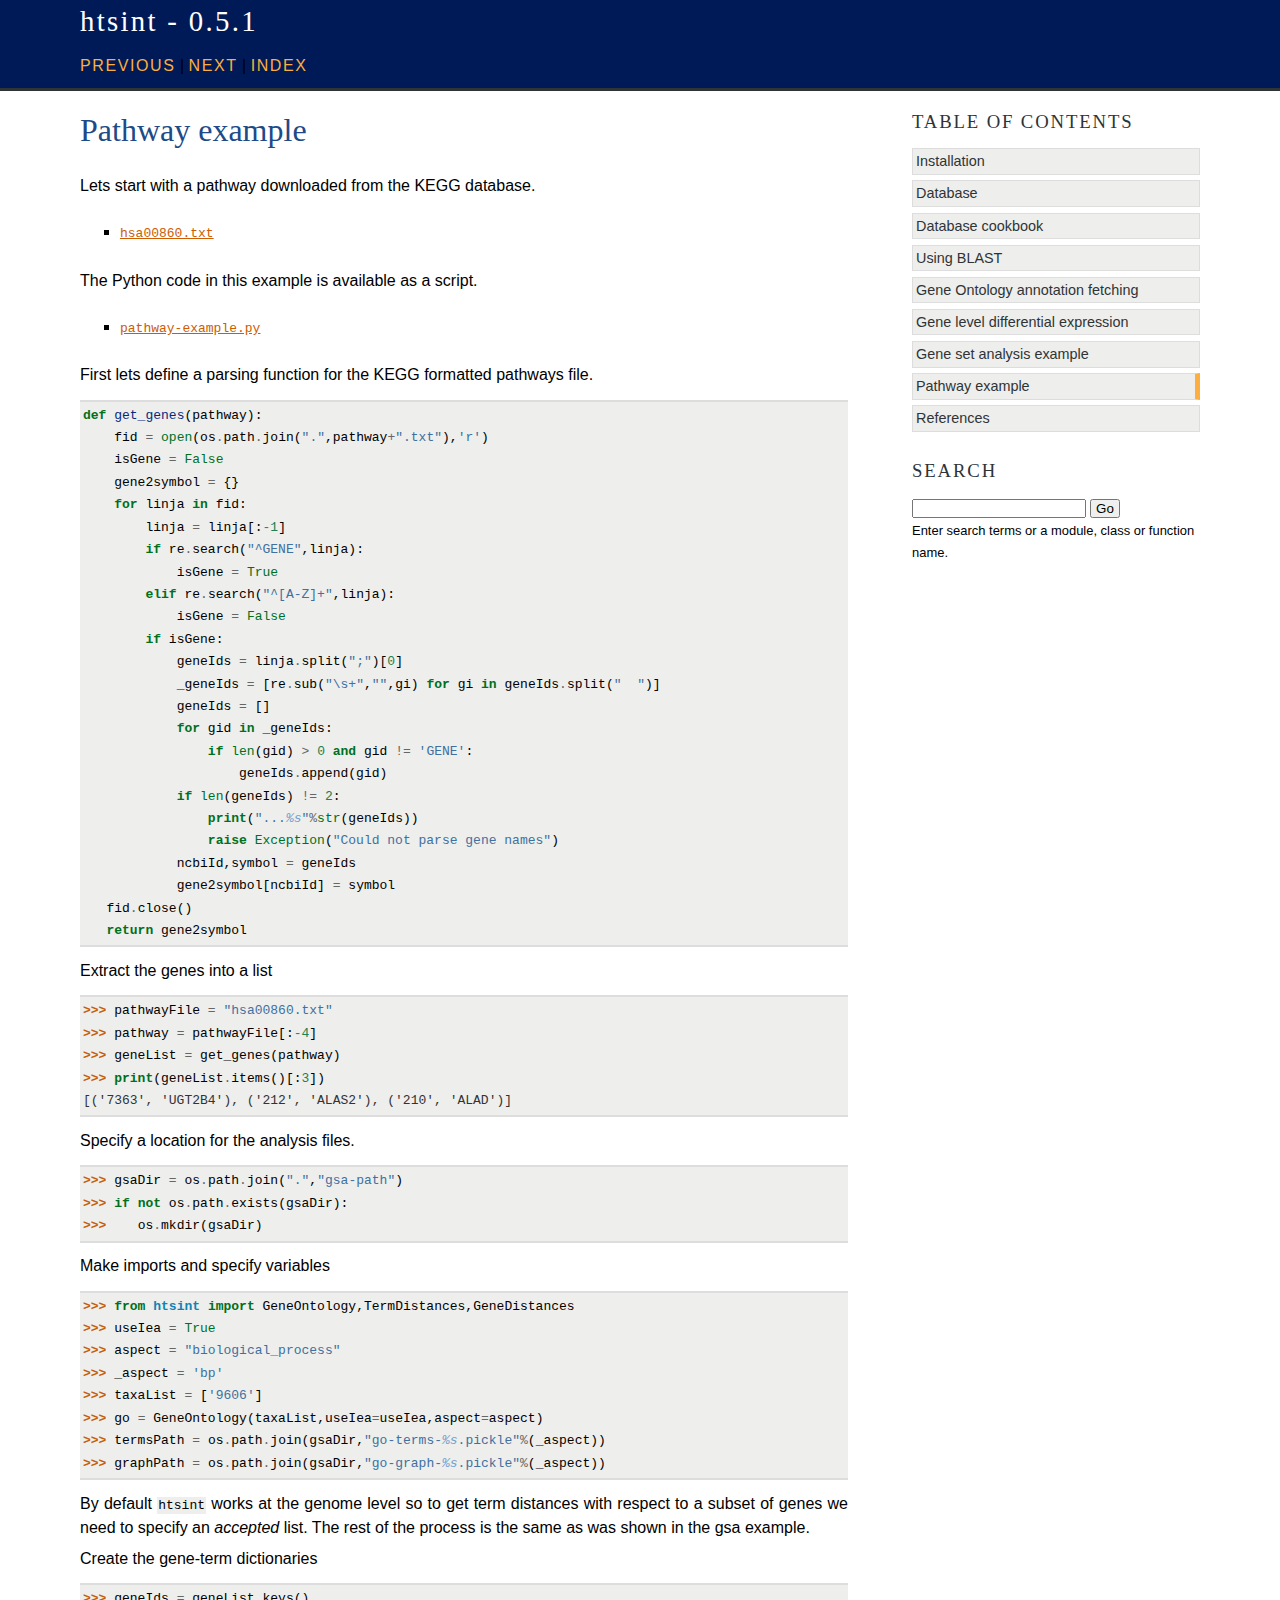
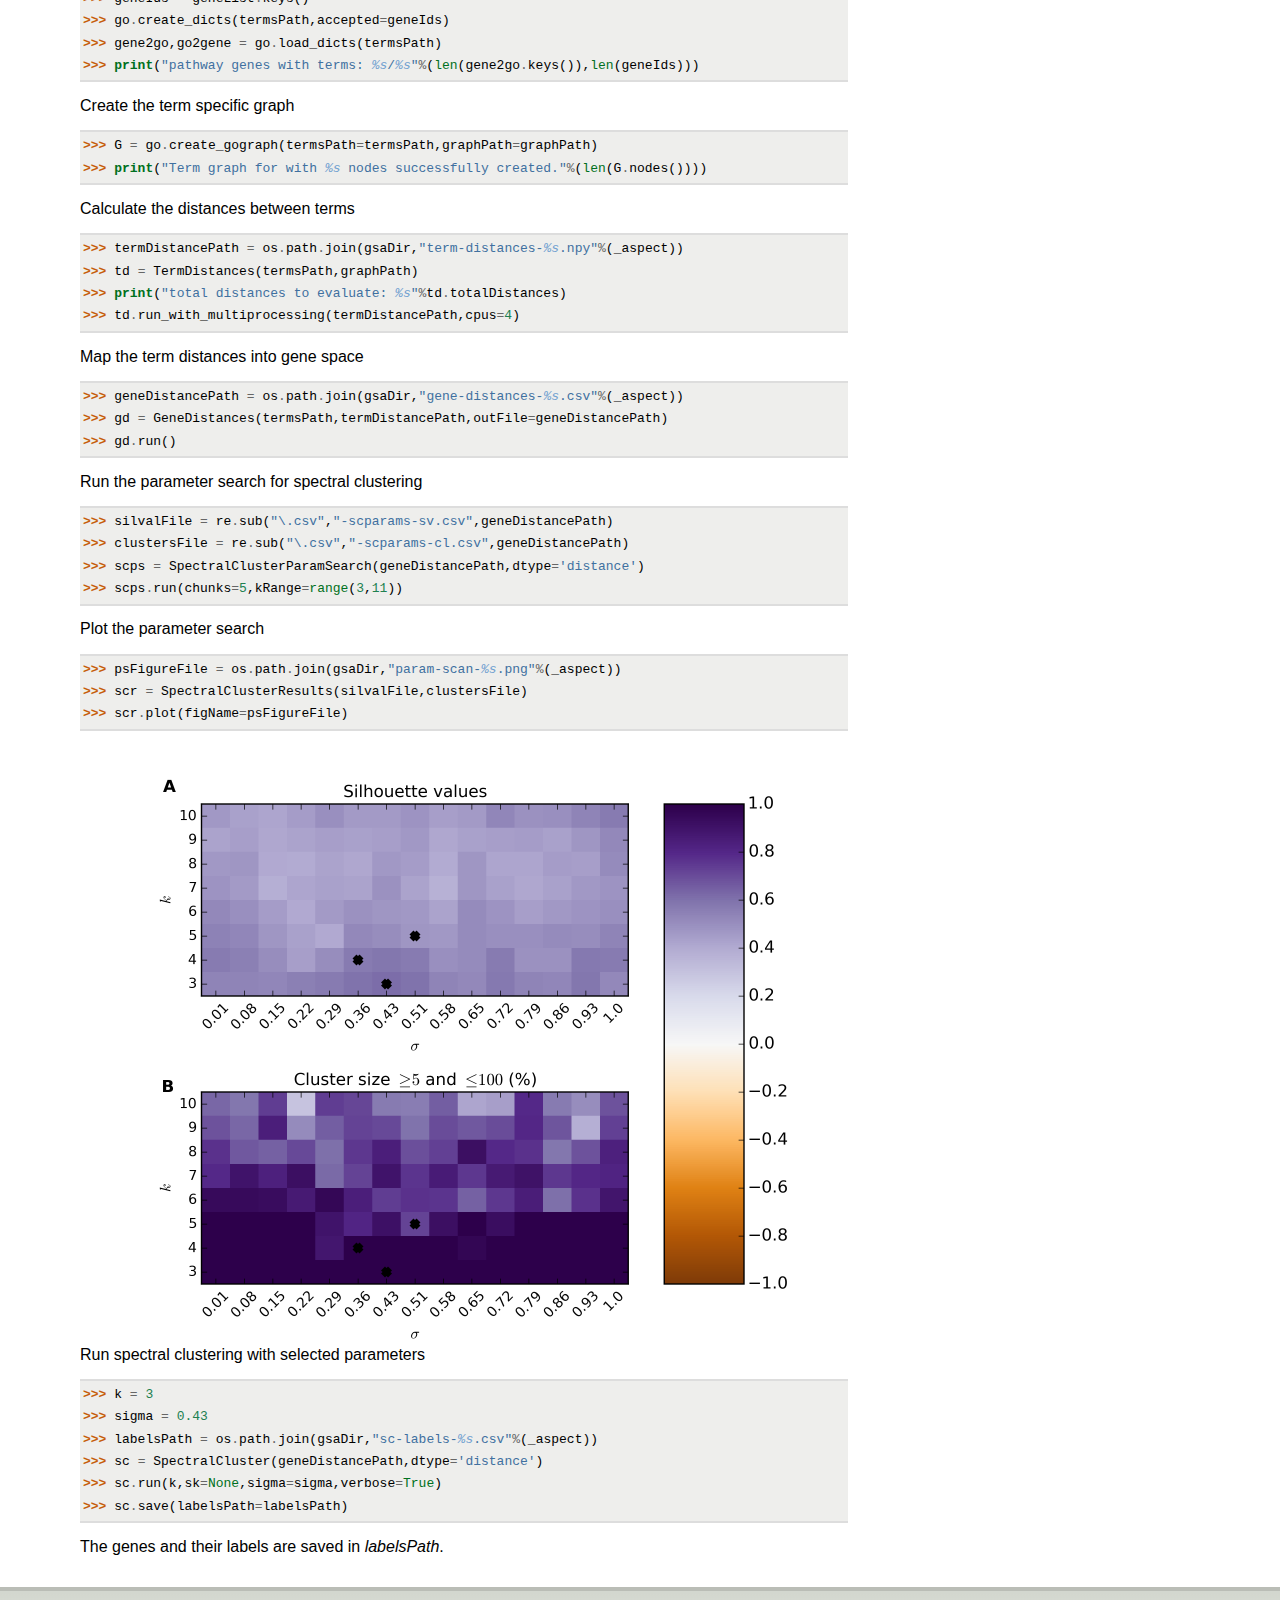
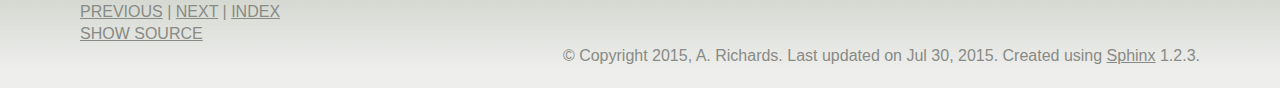
<file: pathway-example.html>
<!DOCTYPE html PUBLIC "-//W3C//DTD XHTML 1.0 Transitional//EN"
  "http://www.w3.org/TR/xhtml1/DTD/xhtml1-transitional.dtd">


<html xmlns="http://www.w3.org/1999/xhtml">
  <head>
    <meta http-equiv="Content-Type" content="text/html; charset=utf-8" />
    
    <title>Pathway example &mdash; htsint - 0.5.1</title>
    
    <link rel="stylesheet" href="_static/agogo.css" type="text/css" />
    <link rel="stylesheet" href="_static/pygments.css" type="text/css" />
    
    <script type="text/javascript">
      var DOCUMENTATION_OPTIONS = {
        URL_ROOT:    './',
        VERSION:     '1.0',
        COLLAPSE_INDEX: false,
        FILE_SUFFIX: '.html',
        HAS_SOURCE:  true
      };
    </script>
    <script type="text/javascript" src="_static/jquery.js"></script>
    <script type="text/javascript" src="_static/underscore.js"></script>
    <script type="text/javascript" src="_static/doctools.js"></script>
    <link rel="top" title="htsint - 0.5.1" href="index.html" />
    <link rel="next" title="Works cited" href="references.html" />
    <link rel="prev" title="Gene set analysis" href="gsa-example.html" /> 
  </head>
  <body>
    <div class="header-wrapper">
      <div class="header">
        <div class="headertitle"><a
          href="index.html">htsint - 0.5.1</a></div>
        <div class="rel">
          <a href="gsa-example.html" title="Gene set analysis"
             accesskey="P">previous</a> |
          <a href="references.html" title="Works cited"
             accesskey="N">next</a> |
          <a href="genindex.html" title="General Index"
             accesskey="I">index</a>
        </div>
       </div>
    </div>

    <div class="content-wrapper">
      <div class="content">
        <div class="document">
            
      <div class="documentwrapper">
        <div class="bodywrapper">
          <div class="body">
            
  <div class="section" id="pathway-example">
<h1>Pathway example<a class="headerlink" href="#pathway-example" title="Permalink to this headline">¶</a></h1>
<p>Lets start with a pathway downloaded from the KEGG database.</p>
<blockquote>
<div><ul class="simple">
<li><a class="reference download internal" href="_downloads/hsa00860.txt"><tt class="xref download docutils literal"><span class="pre">hsa00860.txt</span></tt></a></li>
</ul>
</div></blockquote>
<p>The Python code in this example is available as a script.</p>
<blockquote>
<div><ul class="simple">
<li><a class="reference download internal" href="_downloads/pathway-example.py"><tt class="xref download docutils literal"><span class="pre">pathway-example.py</span></tt></a></li>
</ul>
</div></blockquote>
<p>First lets define a parsing function for the KEGG formatted pathways file.</p>
<div class="highlight-python"><div class="highlight"><pre><span class="k">def</span> <span class="nf">get_genes</span><span class="p">(</span><span class="n">pathway</span><span class="p">):</span>
    <span class="n">fid</span> <span class="o">=</span> <span class="nb">open</span><span class="p">(</span><span class="n">os</span><span class="o">.</span><span class="n">path</span><span class="o">.</span><span class="n">join</span><span class="p">(</span><span class="s">&quot;.&quot;</span><span class="p">,</span><span class="n">pathway</span><span class="o">+</span><span class="s">&quot;.txt&quot;</span><span class="p">),</span><span class="s">&#39;r&#39;</span><span class="p">)</span>
    <span class="n">isGene</span> <span class="o">=</span> <span class="bp">False</span>
    <span class="n">gene2symbol</span> <span class="o">=</span> <span class="p">{}</span>
    <span class="k">for</span> <span class="n">linja</span> <span class="ow">in</span> <span class="n">fid</span><span class="p">:</span>
        <span class="n">linja</span> <span class="o">=</span> <span class="n">linja</span><span class="p">[:</span><span class="o">-</span><span class="mi">1</span><span class="p">]</span>
        <span class="k">if</span> <span class="n">re</span><span class="o">.</span><span class="n">search</span><span class="p">(</span><span class="s">&quot;^GENE&quot;</span><span class="p">,</span><span class="n">linja</span><span class="p">):</span>
            <span class="n">isGene</span> <span class="o">=</span> <span class="bp">True</span>
        <span class="k">elif</span> <span class="n">re</span><span class="o">.</span><span class="n">search</span><span class="p">(</span><span class="s">&quot;^[A-Z]+&quot;</span><span class="p">,</span><span class="n">linja</span><span class="p">):</span>
            <span class="n">isGene</span> <span class="o">=</span> <span class="bp">False</span>
        <span class="k">if</span> <span class="n">isGene</span><span class="p">:</span>
            <span class="n">geneIds</span> <span class="o">=</span> <span class="n">linja</span><span class="o">.</span><span class="n">split</span><span class="p">(</span><span class="s">&quot;;&quot;</span><span class="p">)[</span><span class="mi">0</span><span class="p">]</span>
            <span class="n">_geneIds</span> <span class="o">=</span> <span class="p">[</span><span class="n">re</span><span class="o">.</span><span class="n">sub</span><span class="p">(</span><span class="s">&quot;\s+&quot;</span><span class="p">,</span><span class="s">&quot;&quot;</span><span class="p">,</span><span class="n">gi</span><span class="p">)</span> <span class="k">for</span> <span class="n">gi</span> <span class="ow">in</span> <span class="n">geneIds</span><span class="o">.</span><span class="n">split</span><span class="p">(</span><span class="s">&quot;  &quot;</span><span class="p">)]</span>
            <span class="n">geneIds</span> <span class="o">=</span> <span class="p">[]</span>
            <span class="k">for</span> <span class="n">gid</span> <span class="ow">in</span> <span class="n">_geneIds</span><span class="p">:</span>
                <span class="k">if</span> <span class="nb">len</span><span class="p">(</span><span class="n">gid</span><span class="p">)</span> <span class="o">&gt;</span> <span class="mi">0</span> <span class="ow">and</span> <span class="n">gid</span> <span class="o">!=</span> <span class="s">&#39;GENE&#39;</span><span class="p">:</span>
                    <span class="n">geneIds</span><span class="o">.</span><span class="n">append</span><span class="p">(</span><span class="n">gid</span><span class="p">)</span>
            <span class="k">if</span> <span class="nb">len</span><span class="p">(</span><span class="n">geneIds</span><span class="p">)</span> <span class="o">!=</span> <span class="mi">2</span><span class="p">:</span>
                <span class="k">print</span><span class="p">(</span><span class="s">&quot;...</span><span class="si">%s</span><span class="s">&quot;</span><span class="o">%</span><span class="nb">str</span><span class="p">(</span><span class="n">geneIds</span><span class="p">))</span>
                <span class="k">raise</span> <span class="ne">Exception</span><span class="p">(</span><span class="s">&quot;Could not parse gene names&quot;</span><span class="p">)</span>
            <span class="n">ncbiId</span><span class="p">,</span><span class="n">symbol</span> <span class="o">=</span> <span class="n">geneIds</span>
            <span class="n">gene2symbol</span><span class="p">[</span><span class="n">ncbiId</span><span class="p">]</span> <span class="o">=</span> <span class="n">symbol</span>
   <span class="n">fid</span><span class="o">.</span><span class="n">close</span><span class="p">()</span>
   <span class="k">return</span> <span class="n">gene2symbol</span>
</pre></div>
</div>
<p>Extract the genes into a list</p>
<div class="highlight-python"><div class="highlight"><pre><span class="gp">&gt;&gt;&gt; </span><span class="n">pathwayFile</span> <span class="o">=</span> <span class="s">&quot;hsa00860.txt&quot;</span>
<span class="gp">&gt;&gt;&gt; </span><span class="n">pathway</span> <span class="o">=</span> <span class="n">pathwayFile</span><span class="p">[:</span><span class="o">-</span><span class="mi">4</span><span class="p">]</span>
<span class="gp">&gt;&gt;&gt; </span><span class="n">geneList</span> <span class="o">=</span> <span class="n">get_genes</span><span class="p">(</span><span class="n">pathway</span><span class="p">)</span>
<span class="gp">&gt;&gt;&gt; </span><span class="k">print</span><span class="p">(</span><span class="n">geneList</span><span class="o">.</span><span class="n">items</span><span class="p">()[:</span><span class="mi">3</span><span class="p">])</span>
<span class="go">[(&#39;7363&#39;, &#39;UGT2B4&#39;), (&#39;212&#39;, &#39;ALAS2&#39;), (&#39;210&#39;, &#39;ALAD&#39;)]</span>
</pre></div>
</div>
<p>Specify a location for the analysis files.</p>
<div class="highlight-python"><div class="highlight"><pre><span class="gp">&gt;&gt;&gt; </span><span class="n">gsaDir</span> <span class="o">=</span> <span class="n">os</span><span class="o">.</span><span class="n">path</span><span class="o">.</span><span class="n">join</span><span class="p">(</span><span class="s">&quot;.&quot;</span><span class="p">,</span><span class="s">&quot;gsa-path&quot;</span><span class="p">)</span>
<span class="gp">&gt;&gt;&gt; </span><span class="k">if</span> <span class="ow">not</span> <span class="n">os</span><span class="o">.</span><span class="n">path</span><span class="o">.</span><span class="n">exists</span><span class="p">(</span><span class="n">gsaDir</span><span class="p">):</span>
<span class="gp">&gt;&gt;&gt; </span>   <span class="n">os</span><span class="o">.</span><span class="n">mkdir</span><span class="p">(</span><span class="n">gsaDir</span><span class="p">)</span>
</pre></div>
</div>
<p>Make imports and specify variables</p>
<div class="highlight-python"><div class="highlight"><pre><span class="gp">&gt;&gt;&gt; </span><span class="kn">from</span> <span class="nn">htsint</span> <span class="kn">import</span> <span class="n">GeneOntology</span><span class="p">,</span><span class="n">TermDistances</span><span class="p">,</span><span class="n">GeneDistances</span>
<span class="gp">&gt;&gt;&gt; </span><span class="n">useIea</span> <span class="o">=</span> <span class="bp">True</span>
<span class="gp">&gt;&gt;&gt; </span><span class="n">aspect</span> <span class="o">=</span> <span class="s">&quot;biological_process&quot;</span>
<span class="gp">&gt;&gt;&gt; </span><span class="n">_aspect</span> <span class="o">=</span> <span class="s">&#39;bp&#39;</span>
<span class="gp">&gt;&gt;&gt; </span><span class="n">taxaList</span> <span class="o">=</span> <span class="p">[</span><span class="s">&#39;9606&#39;</span><span class="p">]</span>
<span class="gp">&gt;&gt;&gt; </span><span class="n">go</span> <span class="o">=</span> <span class="n">GeneOntology</span><span class="p">(</span><span class="n">taxaList</span><span class="p">,</span><span class="n">useIea</span><span class="o">=</span><span class="n">useIea</span><span class="p">,</span><span class="n">aspect</span><span class="o">=</span><span class="n">aspect</span><span class="p">)</span>
<span class="gp">&gt;&gt;&gt; </span><span class="n">termsPath</span> <span class="o">=</span> <span class="n">os</span><span class="o">.</span><span class="n">path</span><span class="o">.</span><span class="n">join</span><span class="p">(</span><span class="n">gsaDir</span><span class="p">,</span><span class="s">&quot;go-terms-</span><span class="si">%s</span><span class="s">.pickle&quot;</span><span class="o">%</span><span class="p">(</span><span class="n">_aspect</span><span class="p">))</span>
<span class="gp">&gt;&gt;&gt; </span><span class="n">graphPath</span> <span class="o">=</span> <span class="n">os</span><span class="o">.</span><span class="n">path</span><span class="o">.</span><span class="n">join</span><span class="p">(</span><span class="n">gsaDir</span><span class="p">,</span><span class="s">&quot;go-graph-</span><span class="si">%s</span><span class="s">.pickle&quot;</span><span class="o">%</span><span class="p">(</span><span class="n">_aspect</span><span class="p">))</span>
</pre></div>
</div>
<p>By default <tt class="docutils literal"><span class="pre">htsint</span></tt> works at the genome level so to get term distances with respect to a subset of genes we need to specify an <cite>accepted</cite> list.  The rest of the process is the same as was shown in the gsa example.</p>
<p>Create the gene-term dictionaries</p>
<div class="highlight-python"><div class="highlight"><pre><span class="gp">&gt;&gt;&gt; </span><span class="n">geneIds</span> <span class="o">=</span> <span class="n">geneList</span><span class="o">.</span><span class="n">keys</span><span class="p">()</span>
<span class="gp">&gt;&gt;&gt; </span><span class="n">go</span><span class="o">.</span><span class="n">create_dicts</span><span class="p">(</span><span class="n">termsPath</span><span class="p">,</span><span class="n">accepted</span><span class="o">=</span><span class="n">geneIds</span><span class="p">)</span>
<span class="gp">&gt;&gt;&gt; </span><span class="n">gene2go</span><span class="p">,</span><span class="n">go2gene</span> <span class="o">=</span> <span class="n">go</span><span class="o">.</span><span class="n">load_dicts</span><span class="p">(</span><span class="n">termsPath</span><span class="p">)</span>
<span class="gp">&gt;&gt;&gt; </span><span class="k">print</span><span class="p">(</span><span class="s">&quot;pathway genes with terms: </span><span class="si">%s</span><span class="s">/</span><span class="si">%s</span><span class="s">&quot;</span><span class="o">%</span><span class="p">(</span><span class="nb">len</span><span class="p">(</span><span class="n">gene2go</span><span class="o">.</span><span class="n">keys</span><span class="p">()),</span><span class="nb">len</span><span class="p">(</span><span class="n">geneIds</span><span class="p">)))</span>
</pre></div>
</div>
<p>Create the term specific graph</p>
<div class="highlight-python"><div class="highlight"><pre><span class="gp">&gt;&gt;&gt; </span><span class="n">G</span> <span class="o">=</span> <span class="n">go</span><span class="o">.</span><span class="n">create_gograph</span><span class="p">(</span><span class="n">termsPath</span><span class="o">=</span><span class="n">termsPath</span><span class="p">,</span><span class="n">graphPath</span><span class="o">=</span><span class="n">graphPath</span><span class="p">)</span>
<span class="gp">&gt;&gt;&gt; </span><span class="k">print</span><span class="p">(</span><span class="s">&quot;Term graph for with </span><span class="si">%s</span><span class="s"> nodes successfully created.&quot;</span><span class="o">%</span><span class="p">(</span><span class="nb">len</span><span class="p">(</span><span class="n">G</span><span class="o">.</span><span class="n">nodes</span><span class="p">())))</span>
</pre></div>
</div>
<p>Calculate the distances between terms</p>
<div class="highlight-python"><div class="highlight"><pre><span class="gp">&gt;&gt;&gt; </span><span class="n">termDistancePath</span> <span class="o">=</span> <span class="n">os</span><span class="o">.</span><span class="n">path</span><span class="o">.</span><span class="n">join</span><span class="p">(</span><span class="n">gsaDir</span><span class="p">,</span><span class="s">&quot;term-distances-</span><span class="si">%s</span><span class="s">.npy&quot;</span><span class="o">%</span><span class="p">(</span><span class="n">_aspect</span><span class="p">))</span>
<span class="gp">&gt;&gt;&gt; </span><span class="n">td</span> <span class="o">=</span> <span class="n">TermDistances</span><span class="p">(</span><span class="n">termsPath</span><span class="p">,</span><span class="n">graphPath</span><span class="p">)</span>
<span class="gp">&gt;&gt;&gt; </span><span class="k">print</span><span class="p">(</span><span class="s">&quot;total distances to evaluate: </span><span class="si">%s</span><span class="s">&quot;</span><span class="o">%</span><span class="n">td</span><span class="o">.</span><span class="n">totalDistances</span><span class="p">)</span>
<span class="gp">&gt;&gt;&gt; </span><span class="n">td</span><span class="o">.</span><span class="n">run_with_multiprocessing</span><span class="p">(</span><span class="n">termDistancePath</span><span class="p">,</span><span class="n">cpus</span><span class="o">=</span><span class="mi">4</span><span class="p">)</span>
</pre></div>
</div>
<p>Map the term distances into gene space</p>
<div class="highlight-python"><div class="highlight"><pre><span class="gp">&gt;&gt;&gt; </span><span class="n">geneDistancePath</span> <span class="o">=</span> <span class="n">os</span><span class="o">.</span><span class="n">path</span><span class="o">.</span><span class="n">join</span><span class="p">(</span><span class="n">gsaDir</span><span class="p">,</span><span class="s">&quot;gene-distances-</span><span class="si">%s</span><span class="s">.csv&quot;</span><span class="o">%</span><span class="p">(</span><span class="n">_aspect</span><span class="p">))</span>
<span class="gp">&gt;&gt;&gt; </span><span class="n">gd</span> <span class="o">=</span> <span class="n">GeneDistances</span><span class="p">(</span><span class="n">termsPath</span><span class="p">,</span><span class="n">termDistancePath</span><span class="p">,</span><span class="n">outFile</span><span class="o">=</span><span class="n">geneDistancePath</span><span class="p">)</span>
<span class="gp">&gt;&gt;&gt; </span><span class="n">gd</span><span class="o">.</span><span class="n">run</span><span class="p">()</span>
</pre></div>
</div>
<p>Run the parameter search for spectral clustering</p>
<div class="highlight-python"><div class="highlight"><pre><span class="gp">&gt;&gt;&gt; </span><span class="n">silvalFile</span> <span class="o">=</span> <span class="n">re</span><span class="o">.</span><span class="n">sub</span><span class="p">(</span><span class="s">&quot;\.csv&quot;</span><span class="p">,</span><span class="s">&quot;-scparams-sv.csv&quot;</span><span class="p">,</span><span class="n">geneDistancePath</span><span class="p">)</span>
<span class="gp">&gt;&gt;&gt; </span><span class="n">clustersFile</span> <span class="o">=</span> <span class="n">re</span><span class="o">.</span><span class="n">sub</span><span class="p">(</span><span class="s">&quot;\.csv&quot;</span><span class="p">,</span><span class="s">&quot;-scparams-cl.csv&quot;</span><span class="p">,</span><span class="n">geneDistancePath</span><span class="p">)</span>
<span class="gp">&gt;&gt;&gt; </span><span class="n">scps</span> <span class="o">=</span> <span class="n">SpectralClusterParamSearch</span><span class="p">(</span><span class="n">geneDistancePath</span><span class="p">,</span><span class="n">dtype</span><span class="o">=</span><span class="s">&#39;distance&#39;</span><span class="p">)</span>
<span class="gp">&gt;&gt;&gt; </span><span class="n">scps</span><span class="o">.</span><span class="n">run</span><span class="p">(</span><span class="n">chunks</span><span class="o">=</span><span class="mi">5</span><span class="p">,</span><span class="n">kRange</span><span class="o">=</span><span class="nb">range</span><span class="p">(</span><span class="mi">3</span><span class="p">,</span><span class="mi">11</span><span class="p">))</span>
</pre></div>
</div>
<p>Plot the parameter search</p>
<div class="highlight-python"><div class="highlight"><pre><span class="gp">&gt;&gt;&gt; </span><span class="n">psFigureFile</span> <span class="o">=</span> <span class="n">os</span><span class="o">.</span><span class="n">path</span><span class="o">.</span><span class="n">join</span><span class="p">(</span><span class="n">gsaDir</span><span class="p">,</span><span class="s">&quot;param-scan-</span><span class="si">%s</span><span class="s">.png&quot;</span><span class="o">%</span><span class="p">(</span><span class="n">_aspect</span><span class="p">))</span>
<span class="gp">&gt;&gt;&gt; </span><span class="n">scr</span> <span class="o">=</span> <span class="n">SpectralClusterResults</span><span class="p">(</span><span class="n">silvalFile</span><span class="p">,</span><span class="n">clustersFile</span><span class="p">)</span>
<span class="gp">&gt;&gt;&gt; </span><span class="n">scr</span><span class="o">.</span><span class="n">plot</span><span class="p">(</span><span class="n">figName</span><span class="o">=</span><span class="n">psFigureFile</span><span class="p">)</span>
</pre></div>
</div>
<div class="align-center figure">
<a class="reference internal image-reference" href="_images/param-scan-bp1.png"><img alt="parameter scan" src="_images/param-scan-bp1.png" style="width: 700.0px; height: 600.0px;" /></a>
</div>
<p>Run spectral clustering with selected parameters</p>
<div class="highlight-python"><div class="highlight"><pre><span class="gp">&gt;&gt;&gt; </span><span class="n">k</span> <span class="o">=</span> <span class="mi">3</span>
<span class="gp">&gt;&gt;&gt; </span><span class="n">sigma</span> <span class="o">=</span> <span class="mf">0.43</span>
<span class="gp">&gt;&gt;&gt; </span><span class="n">labelsPath</span> <span class="o">=</span> <span class="n">os</span><span class="o">.</span><span class="n">path</span><span class="o">.</span><span class="n">join</span><span class="p">(</span><span class="n">gsaDir</span><span class="p">,</span><span class="s">&quot;sc-labels-</span><span class="si">%s</span><span class="s">.csv&quot;</span><span class="o">%</span><span class="p">(</span><span class="n">_aspect</span><span class="p">))</span>
<span class="gp">&gt;&gt;&gt; </span><span class="n">sc</span> <span class="o">=</span> <span class="n">SpectralCluster</span><span class="p">(</span><span class="n">geneDistancePath</span><span class="p">,</span><span class="n">dtype</span><span class="o">=</span><span class="s">&#39;distance&#39;</span><span class="p">)</span>
<span class="gp">&gt;&gt;&gt; </span><span class="n">sc</span><span class="o">.</span><span class="n">run</span><span class="p">(</span><span class="n">k</span><span class="p">,</span><span class="n">sk</span><span class="o">=</span><span class="bp">None</span><span class="p">,</span><span class="n">sigma</span><span class="o">=</span><span class="n">sigma</span><span class="p">,</span><span class="n">verbose</span><span class="o">=</span><span class="bp">True</span><span class="p">)</span>
<span class="gp">&gt;&gt;&gt; </span><span class="n">sc</span><span class="o">.</span><span class="n">save</span><span class="p">(</span><span class="n">labelsPath</span><span class="o">=</span><span class="n">labelsPath</span><span class="p">)</span>
</pre></div>
</div>
<p>The genes and their labels are saved in <cite>labelsPath</cite>.</p>
</div>


          </div>
        </div>
      </div>
        </div>
        <div class="sidebar">
          <h3>Table Of Contents</h3>
          <ul>
<li class="toctree-l1"><a class="reference internal" href="install.html">Installation</a></li>
<li class="toctree-l1"><a class="reference internal" href="database.html">Database</a></li>
</ul>
<ul class="current">
<li class="toctree-l1"><a class="reference internal" href="database-cookbook.html">Database cookbook</a></li>
<li class="toctree-l1"><a class="reference internal" href="blast.html">Using BLAST</a></li>
<li class="toctree-l1"><a class="reference internal" href="annotation-fetching.html">Gene Ontology annotation fetching</a></li>
<li class="toctree-l1"><a class="reference internal" href="deseq-example.html">Gene level differential expression</a></li>
<li class="toctree-l1"><a class="reference internal" href="gsa-example.html">Gene set analysis example</a></li>
<li class="toctree-l1 current"><a class="current reference internal" href="">Pathway example</a></li>
<li class="toctree-l1"><a class="reference internal" href="references.html">References</a></li>
</ul>

          <h3 style="margin-top: 1.5em;">Search</h3>
          <form class="search" action="search.html" method="get">
            <input type="text" name="q" />
            <input type="submit" value="Go" />
            <input type="hidden" name="check_keywords" value="yes" />
            <input type="hidden" name="area" value="default" />
          </form>
          <p class="searchtip" style="font-size: 90%">
            Enter search terms or a module, class or function name.
          </p>
        </div>
        <div class="clearer"></div>
      </div>
    </div>

    <div class="footer-wrapper">
      <div class="footer">
        <div class="left">
          <a href="gsa-example.html" title="Gene set analysis"
             >previous</a> |
          <a href="references.html" title="Works cited"
             >next</a> |
          <a href="genindex.html" title="General Index"
             >index</a>
            <br/>
            <a href="_sources/pathway-example.txt"
               rel="nofollow">Show Source</a>
        </div>

        <div class="right">
          
    <div class="footer">
        &copy; Copyright 2015, A. Richards.
      Last updated on Jul 30, 2015.
      Created using <a href="http://sphinx-doc.org/">Sphinx</a> 1.2.3.
    </div>
        </div>
        <div class="clearer"></div>
      </div>
    </div>

  </body>
</html>
</file>
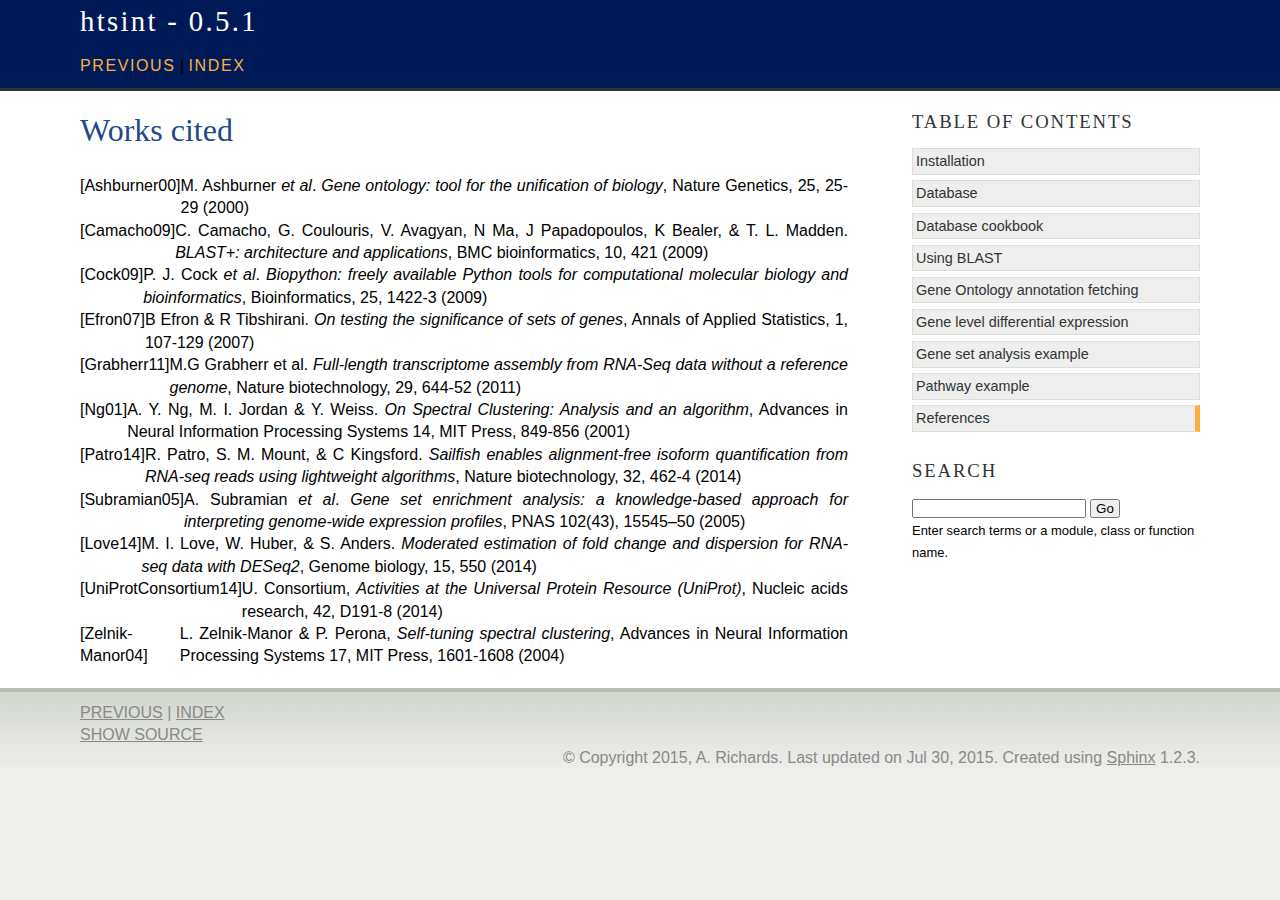
<file: references.html>
<!DOCTYPE html PUBLIC "-//W3C//DTD XHTML 1.0 Transitional//EN"
  "http://www.w3.org/TR/xhtml1/DTD/xhtml1-transitional.dtd">


<html xmlns="http://www.w3.org/1999/xhtml">
  <head>
    <meta http-equiv="Content-Type" content="text/html; charset=utf-8" />
    
    <title>Works cited &mdash; htsint - 0.5.1</title>
    
    <link rel="stylesheet" href="_static/agogo.css" type="text/css" />
    <link rel="stylesheet" href="_static/pygments.css" type="text/css" />
    
    <script type="text/javascript">
      var DOCUMENTATION_OPTIONS = {
        URL_ROOT:    './',
        VERSION:     '1.0',
        COLLAPSE_INDEX: false,
        FILE_SUFFIX: '.html',
        HAS_SOURCE:  true
      };
    </script>
    <script type="text/javascript" src="_static/jquery.js"></script>
    <script type="text/javascript" src="_static/underscore.js"></script>
    <script type="text/javascript" src="_static/doctools.js"></script>
    <link rel="top" title="htsint - 0.5.1" href="index.html" />
    <link rel="prev" title="Pathway example" href="pathway-example.html" /> 
  </head>
  <body>
    <div class="header-wrapper">
      <div class="header">
        <div class="headertitle"><a
          href="index.html">htsint - 0.5.1</a></div>
        <div class="rel">
          <a href="pathway-example.html" title="Pathway example"
             accesskey="P">previous</a> |
          <a href="genindex.html" title="General Index"
             accesskey="I">index</a>
        </div>
       </div>
    </div>

    <div class="content-wrapper">
      <div class="content">
        <div class="document">
            
      <div class="documentwrapper">
        <div class="bodywrapper">
          <div class="body">
            
  <div class="section" id="works-cited">
<h1>Works cited<a class="headerlink" href="#works-cited" title="Permalink to this headline">¶</a></h1>
<table class="docutils citation" frame="void" id="ashburner00" rules="none">
<colgroup><col class="label" /><col /></colgroup>
<tbody valign="top">
<tr><td class="label">[Ashburner00]</td><td>M. Ashburner <em>et al</em>. <em>Gene ontology: tool for the unification of biology</em>,
Nature Genetics, 25, 25-29 (2000)</td></tr>
</tbody>
</table>
<table class="docutils citation" frame="void" id="camacho09" rules="none">
<colgroup><col class="label" /><col /></colgroup>
<tbody valign="top">
<tr><td class="label">[Camacho09]</td><td>C. Camacho, G. Coulouris, V. Avagyan, N  Ma, J Papadopoulos, K Bealer, &amp; T. L. Madden. <em>BLAST+: architecture and applications</em>,
BMC bioinformatics, 10, 421 (2009)</td></tr>
</tbody>
</table>
<table class="docutils citation" frame="void" id="cock09" rules="none">
<colgroup><col class="label" /><col /></colgroup>
<tbody valign="top">
<tr><td class="label">[Cock09]</td><td>P. J. Cock <em>et al</em>. <em>Biopython: freely available Python tools for computational molecular biology and bioinformatics</em>,
Bioinformatics, 25, 1422-3 (2009)</td></tr>
</tbody>
</table>
<table class="docutils citation" frame="void" id="efron07" rules="none">
<colgroup><col class="label" /><col /></colgroup>
<tbody valign="top">
<tr><td class="label">[Efron07]</td><td>B Efron &amp; R Tibshirani. <em>On testing the significance of sets of genes</em>,
Annals of Applied Statistics, 1, 107-129 (2007)</td></tr>
</tbody>
</table>
<table class="docutils citation" frame="void" id="grabherr11" rules="none">
<colgroup><col class="label" /><col /></colgroup>
<tbody valign="top">
<tr><td class="label">[Grabherr11]</td><td>M.G Grabherr et al. <em>Full-length transcriptome assembly from RNA-Seq data without a reference genome</em>,
Nature biotechnology, 29, 644-52 (2011)</td></tr>
</tbody>
</table>
<table class="docutils citation" frame="void" id="ng01" rules="none">
<colgroup><col class="label" /><col /></colgroup>
<tbody valign="top">
<tr><td class="label">[Ng01]</td><td>A. Y. Ng, M. I. Jordan &amp; Y. Weiss. <em>On Spectral Clustering: Analysis and an algorithm</em>,
Advances in Neural Information Processing Systems 14, MIT Press, 849-856 (2001)</td></tr>
</tbody>
</table>
<table class="docutils citation" frame="void" id="patro14" rules="none">
<colgroup><col class="label" /><col /></colgroup>
<tbody valign="top">
<tr><td class="label">[Patro14]</td><td>R. Patro, S. M. Mount, &amp; C Kingsford. <em>Sailfish enables alignment-free isoform quantification from RNA-seq reads using lightweight algorithms</em>,
Nature biotechnology, 32, 462-4 (2014)</td></tr>
</tbody>
</table>
<table class="docutils citation" frame="void" id="subramian05" rules="none">
<colgroup><col class="label" /><col /></colgroup>
<tbody valign="top">
<tr><td class="label">[Subramian05]</td><td>A. Subramian <em>et al</em>. <em>Gene set enrichment analysis: a knowledge-based approach for interpreting genome-wide expression profiles</em>,
PNAS 102(43), 15545–50 (2005)</td></tr>
</tbody>
</table>
<table class="docutils citation" frame="void" id="love14" rules="none">
<colgroup><col class="label" /><col /></colgroup>
<tbody valign="top">
<tr><td class="label">[Love14]</td><td>M. I. Love, W. Huber, &amp; S. Anders. <em>Moderated estimation of fold change and dispersion for RNA-seq data with DESeq2</em>,
Genome biology, 15, 550 (2014)</td></tr>
</tbody>
</table>
<table class="docutils citation" frame="void" id="uniprotconsortium14" rules="none">
<colgroup><col class="label" /><col /></colgroup>
<tbody valign="top">
<tr><td class="label">[UniProtConsortium14]</td><td>U. Consortium, <em>Activities at the Universal Protein Resource (UniProt)</em>,
Nucleic acids research, 42, D191-8 (2014)</td></tr>
</tbody>
</table>
<table class="docutils citation" frame="void" id="zelnik-manor04" rules="none">
<colgroup><col class="label" /><col /></colgroup>
<tbody valign="top">
<tr><td class="label">[Zelnik-Manor04]</td><td>L. Zelnik-Manor &amp; P. Perona, <em>Self-tuning spectral clustering</em>,
Advances in Neural Information Processing Systems 17, MIT Press, 1601-1608 (2004)</td></tr>
</tbody>
</table>
</div>


          </div>
        </div>
      </div>
        </div>
        <div class="sidebar">
          <h3>Table Of Contents</h3>
          <ul>
<li class="toctree-l1"><a class="reference internal" href="install.html">Installation</a></li>
<li class="toctree-l1"><a class="reference internal" href="database.html">Database</a></li>
</ul>
<ul class="current">
<li class="toctree-l1"><a class="reference internal" href="database-cookbook.html">Database cookbook</a></li>
<li class="toctree-l1"><a class="reference internal" href="blast.html">Using BLAST</a></li>
<li class="toctree-l1"><a class="reference internal" href="annotation-fetching.html">Gene Ontology annotation fetching</a></li>
<li class="toctree-l1"><a class="reference internal" href="deseq-example.html">Gene level differential expression</a></li>
<li class="toctree-l1"><a class="reference internal" href="gsa-example.html">Gene set analysis example</a></li>
<li class="toctree-l1"><a class="reference internal" href="pathway-example.html">Pathway example</a></li>
<li class="toctree-l1 current"><a class="current reference internal" href="">References</a></li>
</ul>

          <h3 style="margin-top: 1.5em;">Search</h3>
          <form class="search" action="search.html" method="get">
            <input type="text" name="q" />
            <input type="submit" value="Go" />
            <input type="hidden" name="check_keywords" value="yes" />
            <input type="hidden" name="area" value="default" />
          </form>
          <p class="searchtip" style="font-size: 90%">
            Enter search terms or a module, class or function name.
          </p>
        </div>
        <div class="clearer"></div>
      </div>
    </div>

    <div class="footer-wrapper">
      <div class="footer">
        <div class="left">
          <a href="pathway-example.html" title="Pathway example"
             >previous</a> |
          <a href="genindex.html" title="General Index"
             >index</a>
            <br/>
            <a href="_sources/references.txt"
               rel="nofollow">Show Source</a>
        </div>

        <div class="right">
          
    <div class="footer">
        &copy; Copyright 2015, A. Richards.
      Last updated on Jul 30, 2015.
      Created using <a href="http://sphinx-doc.org/">Sphinx</a> 1.2.3.
    </div>
        </div>
        <div class="clearer"></div>
      </div>
    </div>

  </body>
</html>
</file>
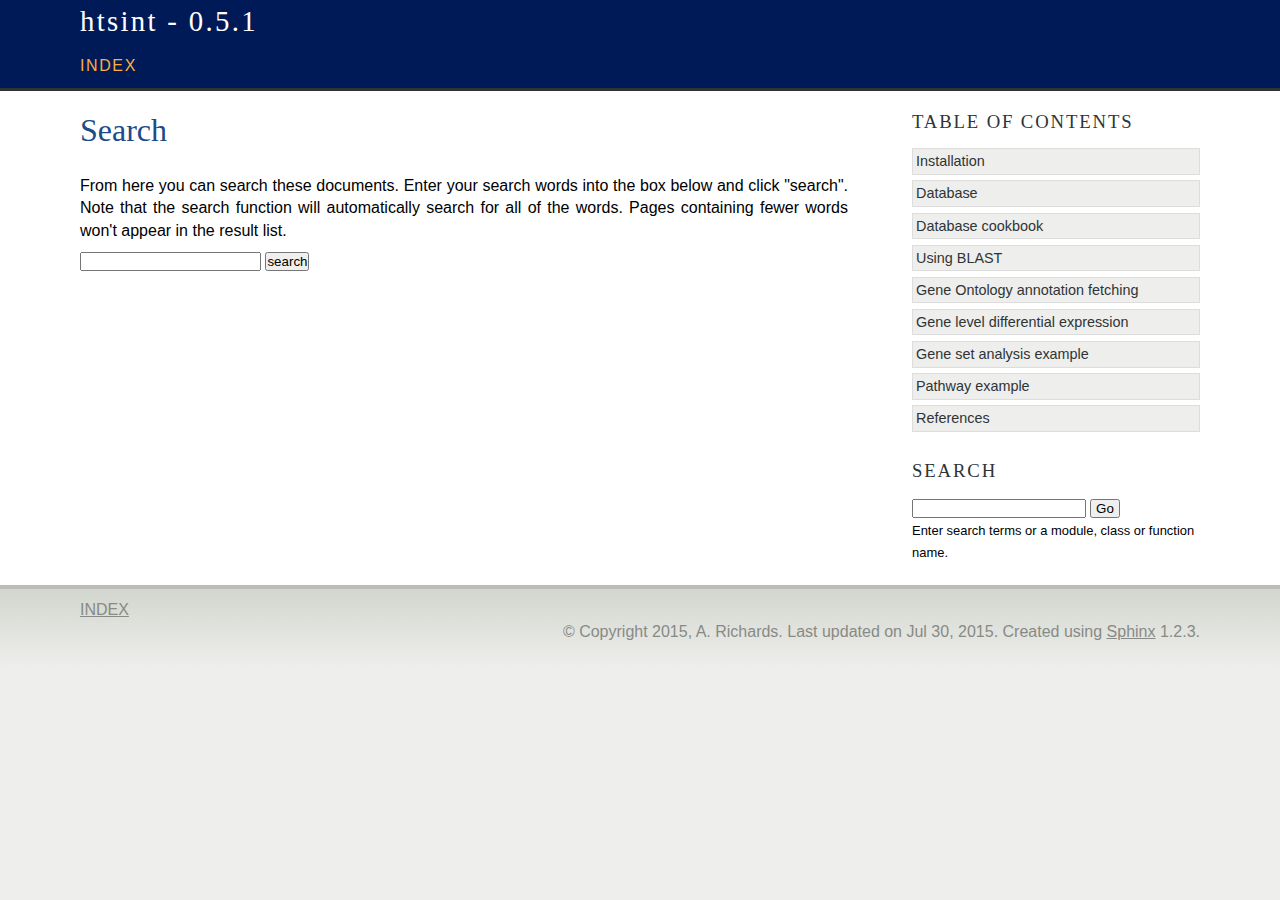
<file: search.html>
<!DOCTYPE html PUBLIC "-//W3C//DTD XHTML 1.0 Transitional//EN"
  "http://www.w3.org/TR/xhtml1/DTD/xhtml1-transitional.dtd">


<html xmlns="http://www.w3.org/1999/xhtml">
  <head>
    <meta http-equiv="Content-Type" content="text/html; charset=utf-8" />
    
    <title>Search &mdash; htsint - 0.5.1</title>
    
    <link rel="stylesheet" href="_static/agogo.css" type="text/css" />
    <link rel="stylesheet" href="_static/pygments.css" type="text/css" />
    
    <script type="text/javascript">
      var DOCUMENTATION_OPTIONS = {
        URL_ROOT:    './',
        VERSION:     '1.0',
        COLLAPSE_INDEX: false,
        FILE_SUFFIX: '.html',
        HAS_SOURCE:  true
      };
    </script>
    <script type="text/javascript" src="_static/jquery.js"></script>
    <script type="text/javascript" src="_static/underscore.js"></script>
    <script type="text/javascript" src="_static/doctools.js"></script>
    <script type="text/javascript" src="_static/searchtools.js"></script>
    <link rel="top" title="htsint - 0.5.1" href="index.html" />
  <script type="text/javascript">
    jQuery(function() { Search.loadIndex("searchindex.js"); });
  </script>
  
  <script type="text/javascript" id="searchindexloader"></script>
   

  </head>
  <body>
    <div class="header-wrapper">
      <div class="header">
        <div class="headertitle"><a
          href="index.html">htsint - 0.5.1</a></div>
        <div class="rel">
          <a href="genindex.html" title="General Index"
             accesskey="I">index</a>
        </div>
       </div>
    </div>

    <div class="content-wrapper">
      <div class="content">
        <div class="document">
            
      <div class="documentwrapper">
        <div class="bodywrapper">
          <div class="body">
            
  <h1 id="search-documentation">Search</h1>
  <div id="fallback" class="admonition warning">
  <script type="text/javascript">$('#fallback').hide();</script>
  <p>
    Please activate JavaScript to enable the search
    functionality.
  </p>
  </div>
  <p>
    From here you can search these documents. Enter your search
    words into the box below and click "search". Note that the search
    function will automatically search for all of the words. Pages
    containing fewer words won't appear in the result list.
  </p>
  <form action="" method="get">
    <input type="text" name="q" value="" />
    <input type="submit" value="search" />
    <span id="search-progress" style="padding-left: 10px"></span>
  </form>
  
  <div id="search-results">
  
  </div>

          </div>
        </div>
      </div>
        </div>
        <div class="sidebar">
          <h3>Table Of Contents</h3>
          <ul>
<li class="toctree-l1"><a class="reference internal" href="install.html">Installation</a></li>
<li class="toctree-l1"><a class="reference internal" href="database.html">Database</a></li>
</ul>
<ul>
<li class="toctree-l1"><a class="reference internal" href="database-cookbook.html">Database cookbook</a></li>
<li class="toctree-l1"><a class="reference internal" href="blast.html">Using BLAST</a></li>
<li class="toctree-l1"><a class="reference internal" href="annotation-fetching.html">Gene Ontology annotation fetching</a></li>
<li class="toctree-l1"><a class="reference internal" href="deseq-example.html">Gene level differential expression</a></li>
<li class="toctree-l1"><a class="reference internal" href="gsa-example.html">Gene set analysis example</a></li>
<li class="toctree-l1"><a class="reference internal" href="pathway-example.html">Pathway example</a></li>
<li class="toctree-l1"><a class="reference internal" href="references.html">References</a></li>
</ul>

          <h3 style="margin-top: 1.5em;">Search</h3>
          <form class="search" action="#" method="get">
            <input type="text" name="q" />
            <input type="submit" value="Go" />
            <input type="hidden" name="check_keywords" value="yes" />
            <input type="hidden" name="area" value="default" />
          </form>
          <p class="searchtip" style="font-size: 90%">
            Enter search terms or a module, class or function name.
          </p>
        </div>
        <div class="clearer"></div>
      </div>
    </div>

    <div class="footer-wrapper">
      <div class="footer">
        <div class="left">
          <a href="genindex.html" title="General Index"
             >index</a>
        </div>

        <div class="right">
          
    <div class="footer">
        &copy; Copyright 2015, A. Richards.
      Last updated on Jul 30, 2015.
      Created using <a href="http://sphinx-doc.org/">Sphinx</a> 1.2.3.
    </div>
        </div>
        <div class="clearer"></div>
      </div>
    </div>

  </body>
</html>
</file>
<file: _static/agogo.css>
/*
 * agogo.css_t
 * ~~~~~~~~~~~
 *
 * Sphinx stylesheet -- agogo theme.
 *
 * :copyright: Copyright 2007-2014 by the Sphinx team, see AUTHORS.
 * :license: BSD, see LICENSE for details.
 *
 */

* {
  margin: 0px;
  padding: 0px;
}

body {
  font-family: sans-serif;
  line-height: 1.4em;
  color: black;
  background-color: #eeeeec;
}


/* Page layout */

div.header, div.content, div.footer {
  width: 70em;
  margin-left: auto;
  margin-right: auto;
}

div.header-wrapper {
  background: #001A57;
  border-bottom: 3px solid #2e3436;
}


/* Default body styles */
a {
  color: #ce5c00;
}

div.bodywrapper a, div.footer a {
  text-decoration: underline;
}

.clearer {
  clear: both;
}

.left {
  float: left;
}

.right {
  float: right;
}

.line-block {
    display: block;
    margin-top: 1em;
    margin-bottom: 1em;
}

.line-block .line-block {
    margin-top: 0;
    margin-bottom: 0;
    margin-left: 1.5em;
}

h1, h2, h3, h4 {
  font-family: "Georgia", "Times New Roman", serif;
  font-weight: normal;
  color: #3465a4;
  margin-bottom: .8em;
}

h1 {
  color: #204a87;
}

h2 {
  padding-bottom: .5em;
  border-bottom: 1px solid #3465a4;
}

a.headerlink {
  visibility: hidden;
  color: #dddddd;
  padding-left: .3em;
}

h1:hover > a.headerlink,
h2:hover > a.headerlink,
h3:hover > a.headerlink,
h4:hover > a.headerlink,
h5:hover > a.headerlink,
h6:hover > a.headerlink,
dt:hover > a.headerlink {
  visibility: visible;
}

img {
  border: 0;
}

div.admonition {
  margin-top: 10px;
  margin-bottom: 10px;
  padding: 2px 7px 1px 7px;
  border-left: 0.2em solid black;
}

p.admonition-title {
  margin: 0px 10px 5px 0px;
  font-weight: bold;
}

dt:target, .highlighted {
  background-color: #fbe54e;
}

/* Header */

div.header {
  padding-top: 10px;
  padding-bottom: 10px;
}

div.header .headertitle {
  font-family: "Georgia", "Times New Roman", serif;
  font-weight: normal;
  font-size: 180%;
  letter-spacing: .08em;
  margin-bottom: .8em;
}

div.header .headertitle a {
  color: white;
}

div.header div.rel {
  margin-top: 1em;
}

div.header div.rel a {
  color: #fcaf3e;
  letter-spacing: .1em;
  text-transform: uppercase;
}

p.logo {
    float: right;
}

img.logo {
    border: 0;
}


/* Content */
div.content-wrapper {
  background-color: white;
  padding-top: 20px;
  padding-bottom: 20px;
}

div.document {
  width: 50em;
  float: left;
}

div.body {
  padding-right: 2em;
  text-align: justify;
}

div.document h1 {
  line-height: 120%;
}

div.document ul {
  margin: 1.5em;
  list-style-type: square;
}

div.document dd {
  margin-left: 1.2em;
  margin-top: .4em;
  margin-bottom: 1em;
}

div.document .section {
  margin-top: 1.7em;
}
div.document .section:first-child {
  margin-top: 0px;
}

div.document div.highlight {
  padding: 3px;
  background-color: #eeeeec;
  border-top: 2px solid #dddddd;
  border-bottom: 2px solid #dddddd;
  margin-top: .8em;
  margin-bottom: .8em;
}

div.document h2 {
  margin-top: .7em;
}

div.document p {
  margin-bottom: .5em;
}

div.document li.toctree-l1 {
  margin-bottom: 1em;
}

div.document .descname {
  font-weight: bold;
}

div.document .docutils.literal {
  background-color: #eeeeec;
  padding: 1px;
}

div.document .docutils.xref.literal {
  background-color: transparent;
  padding: 0px;
}

div.document blockquote {
  margin: 1em;
}

div.document ol {
  margin: 1.5em;
}


/* Sidebar */

div.sidebar {
  width: 20em;
  float: right;
  font-size: .9em;
}

div.sidebar a, div.header a {
  text-decoration: none;
}

div.sidebar a:hover, div.header a:hover {
  text-decoration: underline;
}

div.sidebar h3 {
  color: #2e3436;
  text-transform: uppercase;
  font-size: 130%;
  letter-spacing: .1em;
}

div.sidebar ul {
  list-style-type: none;
}

div.sidebar li.toctree-l1 a {
  display: block;
  padding: 1px;
  border: 1px solid #dddddd;
  background-color: #eeeeec;
  margin-bottom: .4em;
  padding-left: 3px;
  color: #2e3436;
}

div.sidebar li.toctree-l2 a {
  background-color: transparent;
  border: none;
  margin-left: 1em;
  border-bottom: 1px solid #dddddd;
}

div.sidebar li.toctree-l3 a {
  background-color: transparent;
  border: none;
  margin-left: 2em;
  border-bottom: 1px solid #dddddd;
}

div.sidebar li.toctree-l2:last-child a {
  border-bottom: none;
}

div.sidebar li.toctree-l1.current a {
  border-right: 5px solid #fcaf3e;
}

div.sidebar li.toctree-l1.current li.toctree-l2 a {
  border-right: none;
}

div.sidebar input[type="text"] {
  width: 170px;
}

div.sidebar input[type="submit"] {
  width: 30px;
}


/* Footer */

div.footer-wrapper {
  background: url(bgfooter.png) top left repeat-x;
  border-top: 4px solid #babdb6;
  padding-top: 10px;
  padding-bottom: 10px;
  min-height: 80px;
}

div.footer, div.footer a {
  color: #888a85;
}

div.footer .right {
  text-align: right;
}

div.footer .left {
  text-transform: uppercase;
}


/* Styles copied from basic theme */

img.align-left, .figure.align-left, object.align-left {
    clear: left;
    float: left;
    margin-right: 1em;
}

img.align-right, .figure.align-right, object.align-right {
    clear: right;
    float: right;
    margin-left: 1em;
}

img.align-center, .figure.align-center, object.align-center {
  display: block;
  margin-left: auto;
  margin-right: auto;
}

.align-left {
    text-align: left;
}

.align-center {
    text-align: center;
}

.align-right {
    text-align: right;
}

/* -- search page ----------------------------------------------------------- */

ul.search {
    margin: 10px 0 0 20px;
    padding: 0;
}

ul.search li {
    padding: 5px 0 5px 20px;
    background-image: url(file.png);
    background-repeat: no-repeat;
    background-position: 0 7px;
}

ul.search li a {
    font-weight: bold;
}

ul.search li div.context {
    color: #888;
    margin: 2px 0 0 30px;
    text-align: left;
}

ul.keywordmatches li.goodmatch a {
    font-weight: bold;
}

/* -- index page ------------------------------------------------------------ */

table.contentstable {
    width: 90%;
}

table.contentstable p.biglink {
    line-height: 150%;
}

a.biglink {
    font-size: 1.3em;
}

span.linkdescr {
    font-style: italic;
    padding-top: 5px;
    font-size: 90%;
}

/* -- general index --------------------------------------------------------- */

table.indextable td {
    text-align: left;
    vertical-align: top;
}

table.indextable dl, table.indextable dd {
    margin-top: 0;
    margin-bottom: 0;
}

table.indextable tr.pcap {
    height: 10px;
}

table.indextable tr.cap {
    margin-top: 10px;
    background-color: #f2f2f2;
}

img.toggler {
    margin-right: 3px;
    margin-top: 3px;
    cursor: pointer;
}

/* -- viewcode extension ---------------------------------------------------- */

.viewcode-link {
    float: right;
}

.viewcode-back {
    float: right;
    font-family:: sans-serif;
}

div.viewcode-block:target {
    margin: -1px -3px;
    padding: 0 3px;
    background-color: #f4debf;
    border-top: 1px solid #ac9;
    border-bottom: 1px solid #ac9;
}
</file>
<file: _static/pygments.css>
.highlight .hll { background-color: #ffffcc }
.highlight  { background: #eeffcc; }
.highlight .c { color: #408090; font-style: italic } /* Comment */
.highlight .err { border: 1px solid #FF0000 } /* Error */
.highlight .k { color: #007020; font-weight: bold } /* Keyword */
.highlight .o { color: #666666 } /* Operator */
.highlight .cm { color: #408090; font-style: italic } /* Comment.Multiline */
.highlight .cp { color: #007020 } /* Comment.Preproc */
.highlight .c1 { color: #408090; font-style: italic } /* Comment.Single */
.highlight .cs { color: #408090; background-color: #fff0f0 } /* Comment.Special */
.highlight .gd { color: #A00000 } /* Generic.Deleted */
.highlight .ge { font-style: italic } /* Generic.Emph */
.highlight .gr { color: #FF0000 } /* Generic.Error */
.highlight .gh { color: #000080; font-weight: bold } /* Generic.Heading */
.highlight .gi { color: #00A000 } /* Generic.Inserted */
.highlight .go { color: #333333 } /* Generic.Output */
.highlight .gp { color: #c65d09; font-weight: bold } /* Generic.Prompt */
.highlight .gs { font-weight: bold } /* Generic.Strong */
.highlight .gu { color: #800080; font-weight: bold } /* Generic.Subheading */
.highlight .gt { color: #0044DD } /* Generic.Traceback */
.highlight .kc { color: #007020; font-weight: bold } /* Keyword.Constant */
.highlight .kd { color: #007020; font-weight: bold } /* Keyword.Declaration */
.highlight .kn { color: #007020; font-weight: bold } /* Keyword.Namespace */
.highlight .kp { color: #007020 } /* Keyword.Pseudo */
.highlight .kr { color: #007020; font-weight: bold } /* Keyword.Reserved */
.highlight .kt { color: #902000 } /* Keyword.Type */
.highlight .m { color: #208050 } /* Literal.Number */
.highlight .s { color: #4070a0 } /* Literal.String */
.highlight .na { color: #4070a0 } /* Name.Attribute */
.highlight .nb { color: #007020 } /* Name.Builtin */
.highlight .nc { color: #0e84b5; font-weight: bold } /* Name.Class */
.highlight .no { color: #60add5 } /* Name.Constant */
.highlight .nd { color: #555555; font-weight: bold } /* Name.Decorator */
.highlight .ni { color: #d55537; font-weight: bold } /* Name.Entity */
.highlight .ne { color: #007020 } /* Name.Exception */
.highlight .nf { color: #06287e } /* Name.Function */
.highlight .nl { color: #002070; font-weight: bold } /* Name.Label */
.highlight .nn { color: #0e84b5; font-weight: bold } /* Name.Namespace */
.highlight .nt { color: #062873; font-weight: bold } /* Name.Tag */
.highlight .nv { color: #bb60d5 } /* Name.Variable */
.highlight .ow { color: #007020; font-weight: bold } /* Operator.Word */
.highlight .w { color: #bbbbbb } /* Text.Whitespace */
.highlight .mf { color: #208050 } /* Literal.Number.Float */
.highlight .mh { color: #208050 } /* Literal.Number.Hex */
.highlight .mi { color: #208050 } /* Literal.Number.Integer */
.highlight .mo { color: #208050 } /* Literal.Number.Oct */
.highlight .sb { color: #4070a0 } /* Literal.String.Backtick */
.highlight .sc { color: #4070a0 } /* Literal.String.Char */
.highlight .sd { color: #4070a0; font-style: italic } /* Literal.String.Doc */
.highlight .s2 { color: #4070a0 } /* Literal.String.Double */
.highlight .se { color: #4070a0; font-weight: bold } /* Literal.String.Escape */
.highlight .sh { color: #4070a0 } /* Literal.String.Heredoc */
.highlight .si { color: #70a0d0; font-style: italic } /* Literal.String.Interpol */
.highlight .sx { color: #c65d09 } /* Literal.String.Other */
.highlight .sr { color: #235388 } /* Literal.String.Regex */
.highlight .s1 { color: #4070a0 } /* Literal.String.Single */
.highlight .ss { color: #517918 } /* Literal.String.Symbol */
.highlight .bp { color: #007020 } /* Name.Builtin.Pseudo */
.highlight .vc { color: #bb60d5 } /* Name.Variable.Class */
.highlight .vg { color: #bb60d5 } /* Name.Variable.Global */
.highlight .vi { color: #bb60d5 } /* Name.Variable.Instance */
.highlight .il { color: #208050 } /* Literal.Number.Integer.Long */
</file>
